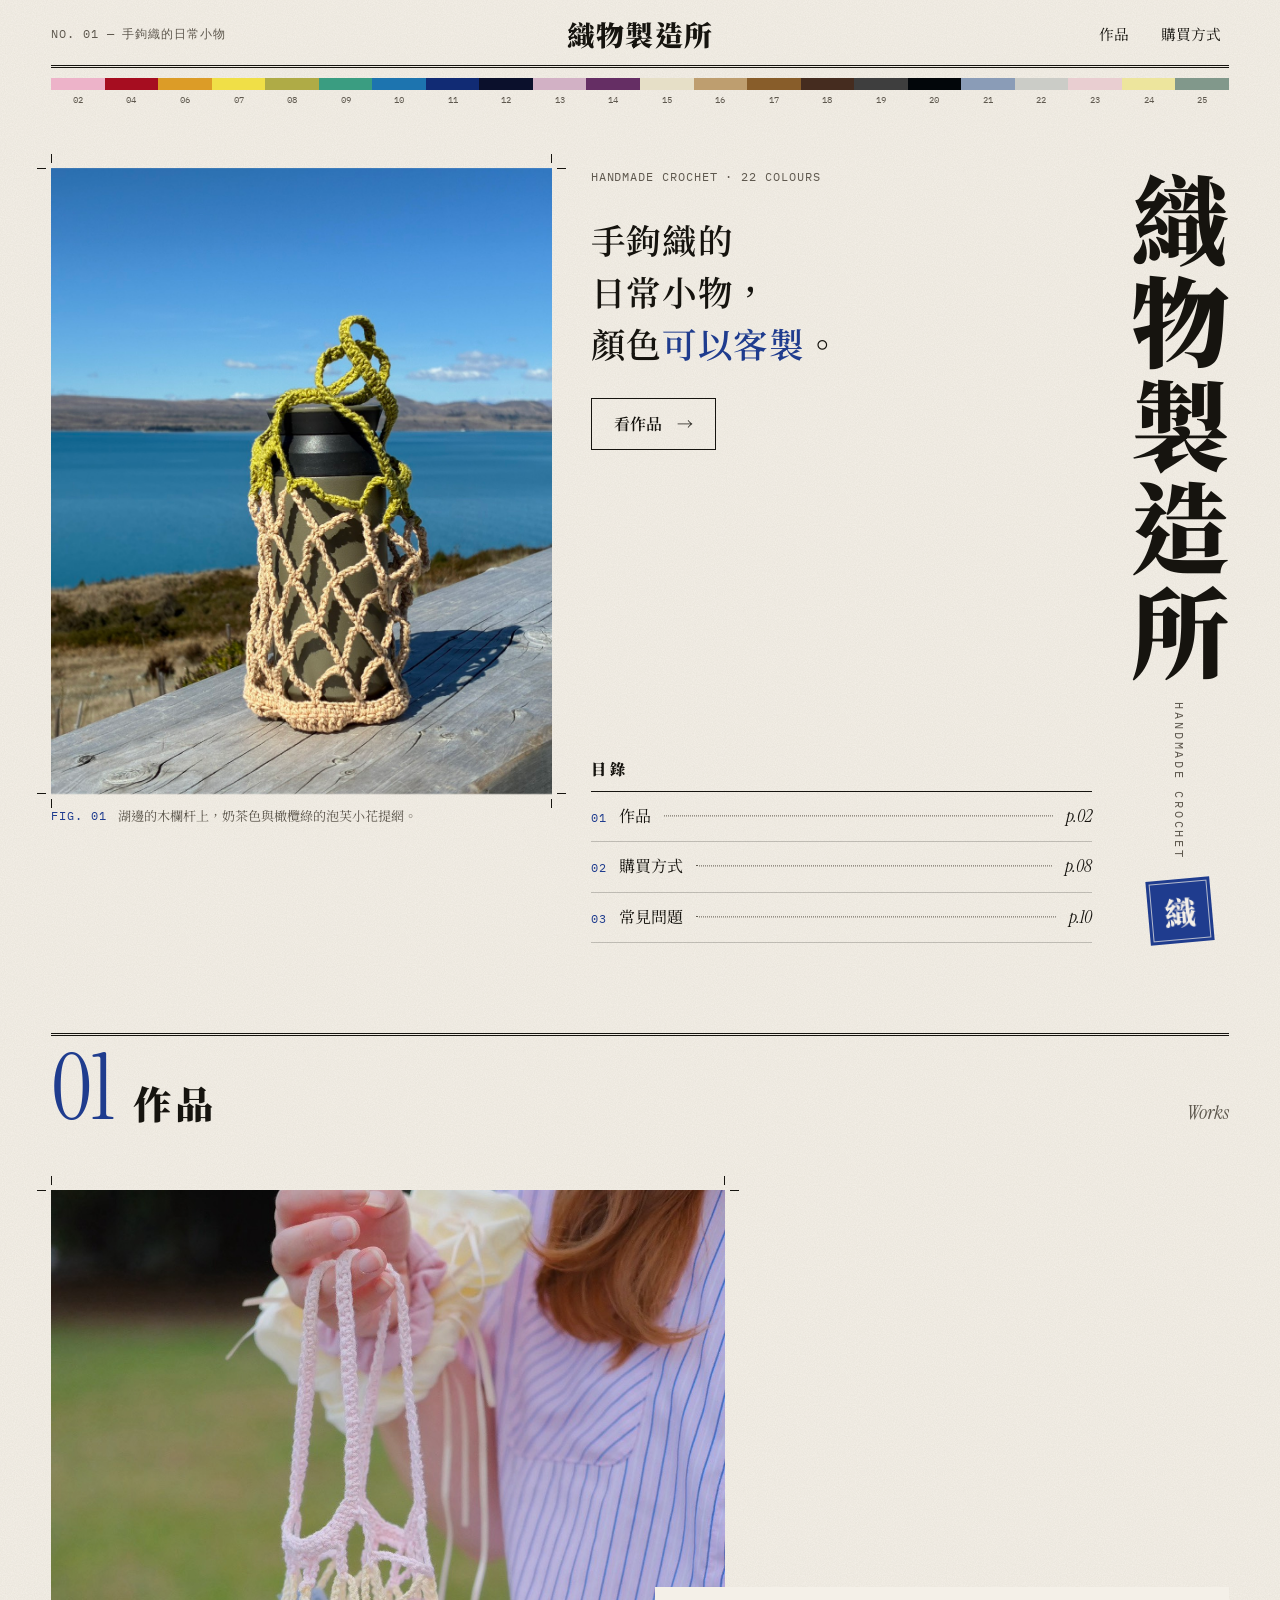
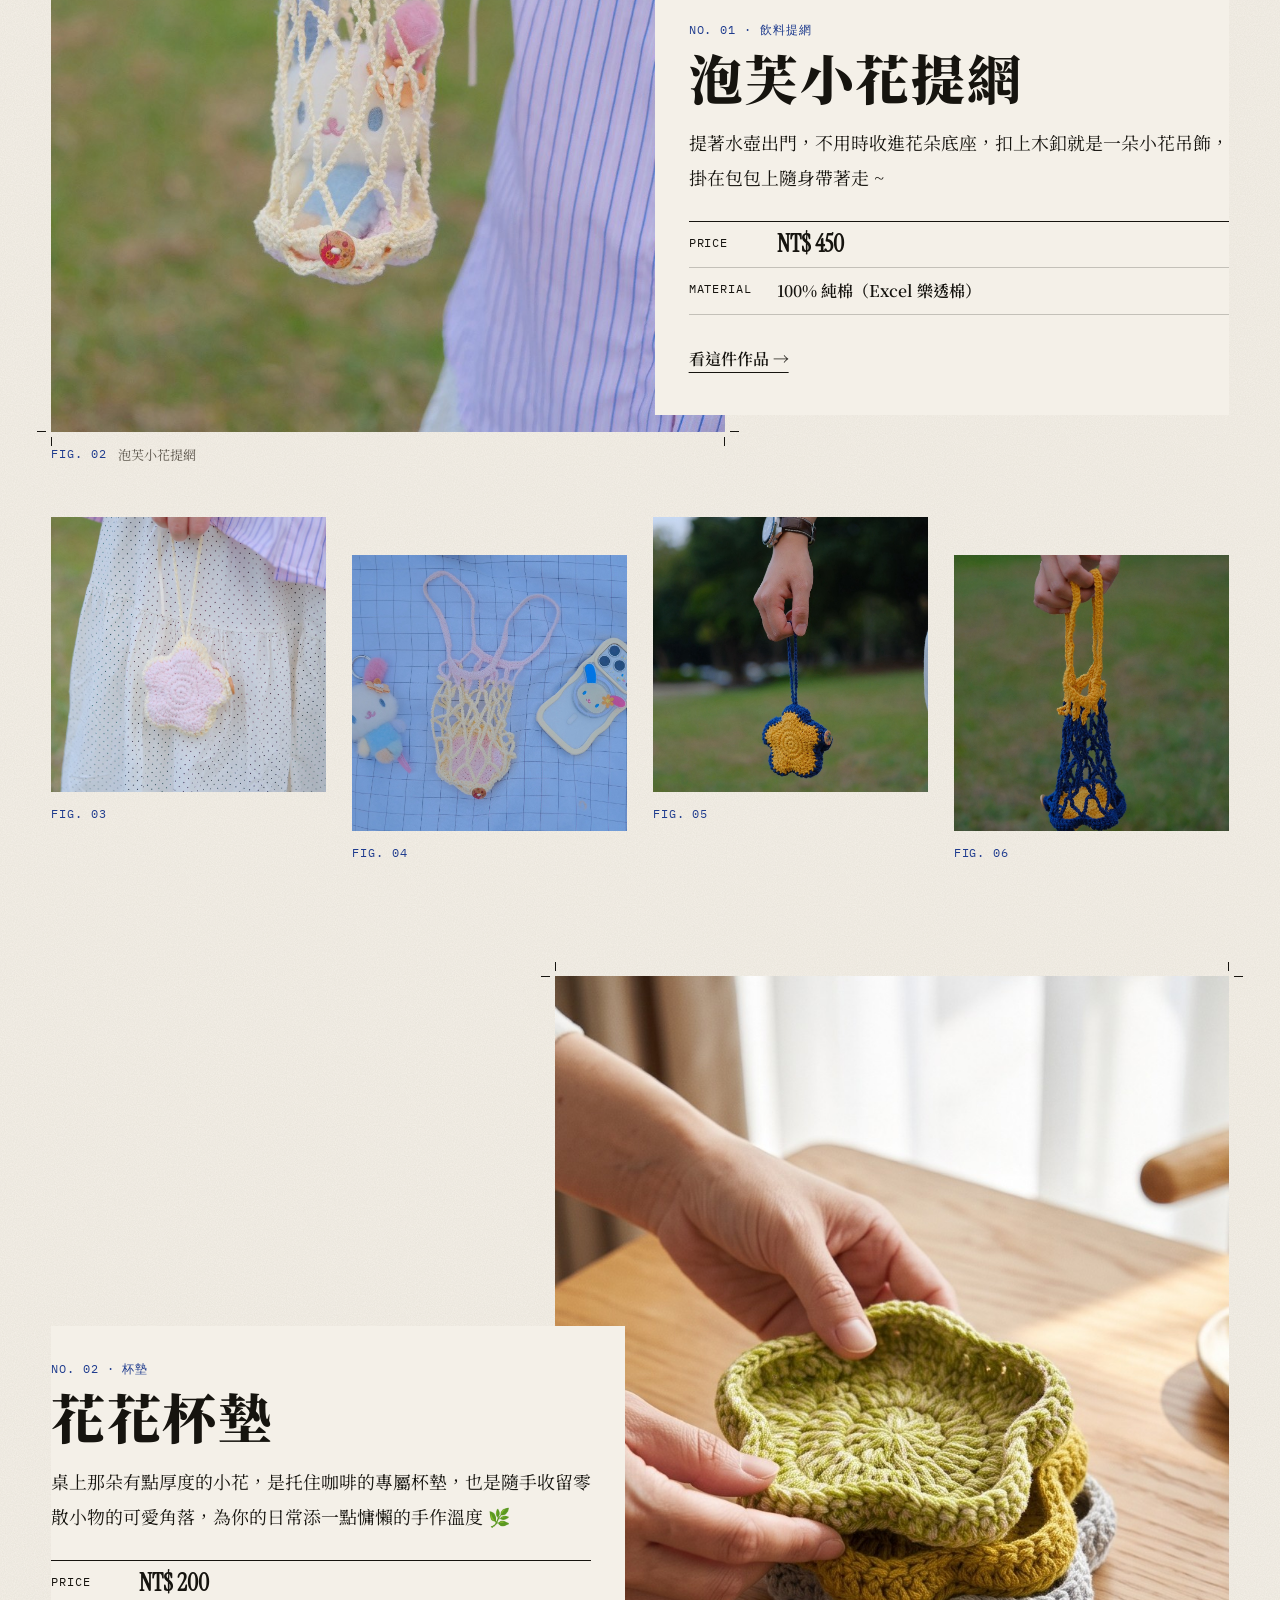
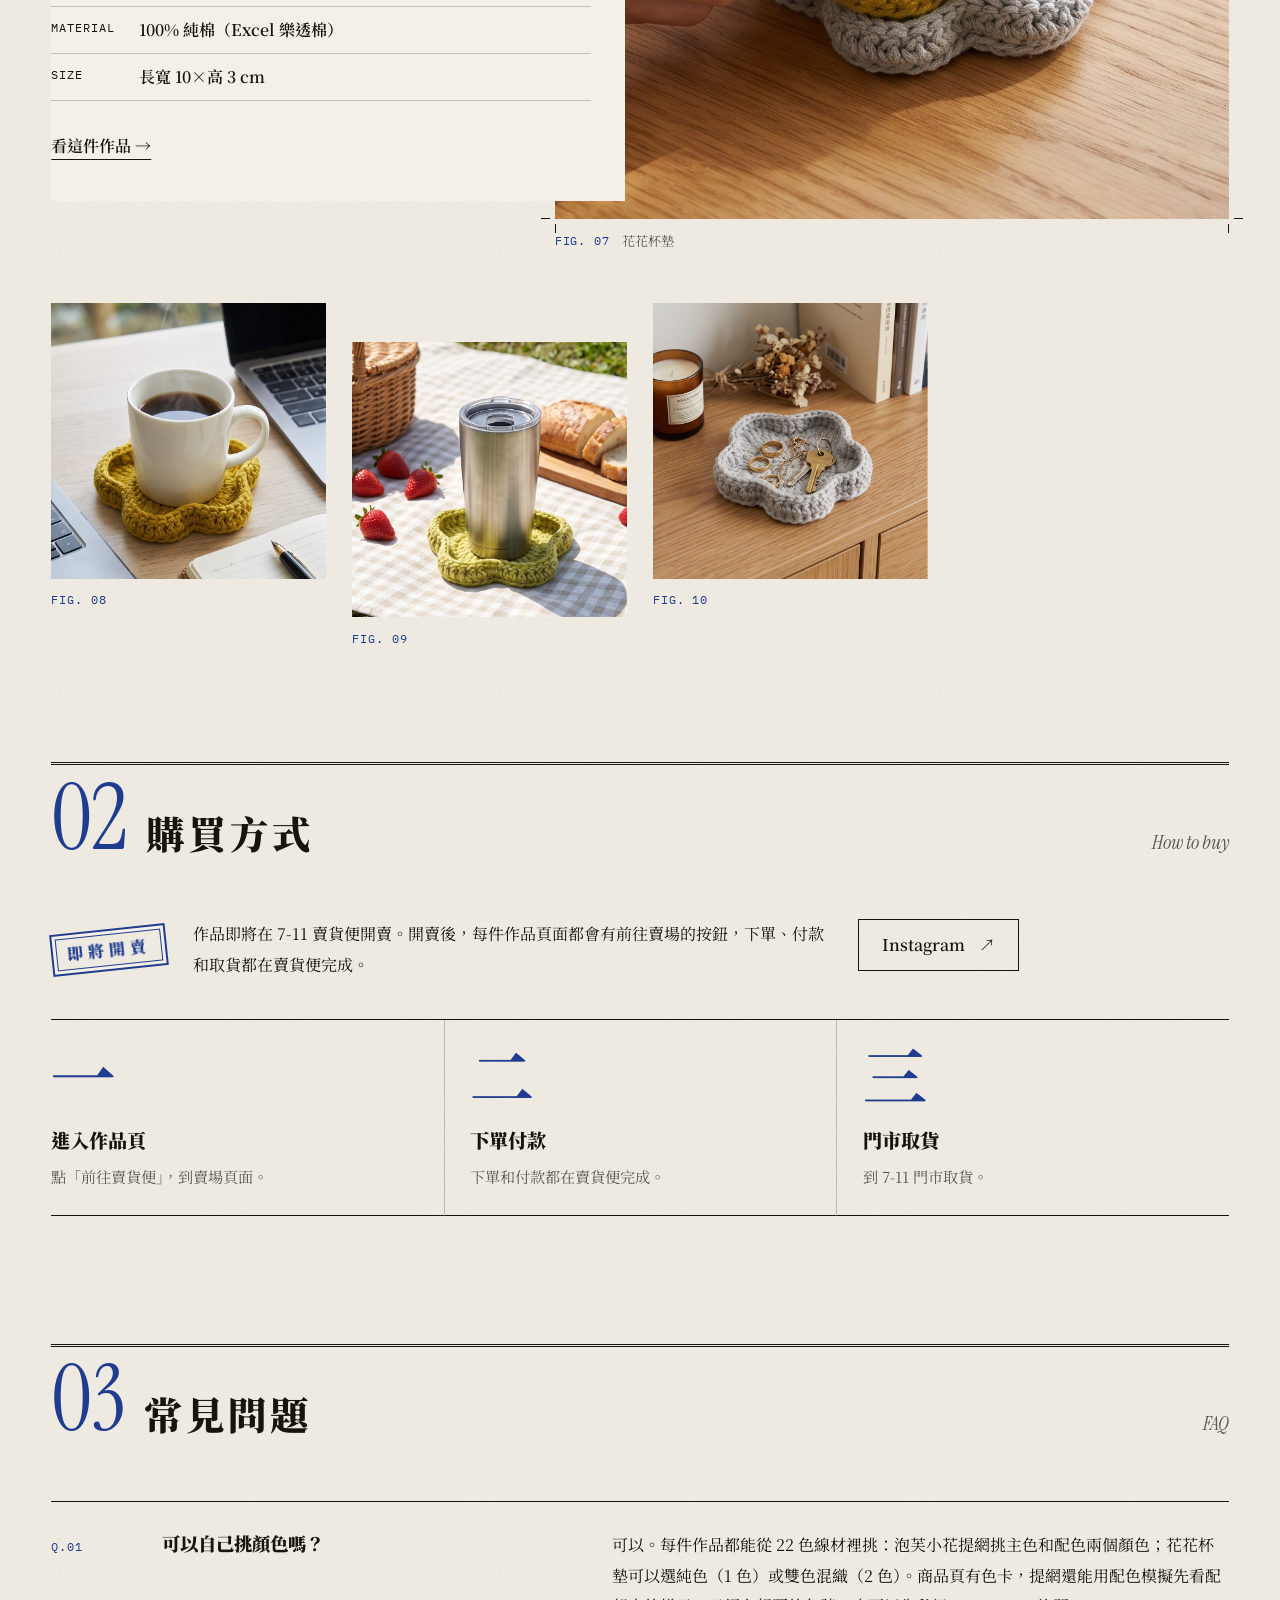
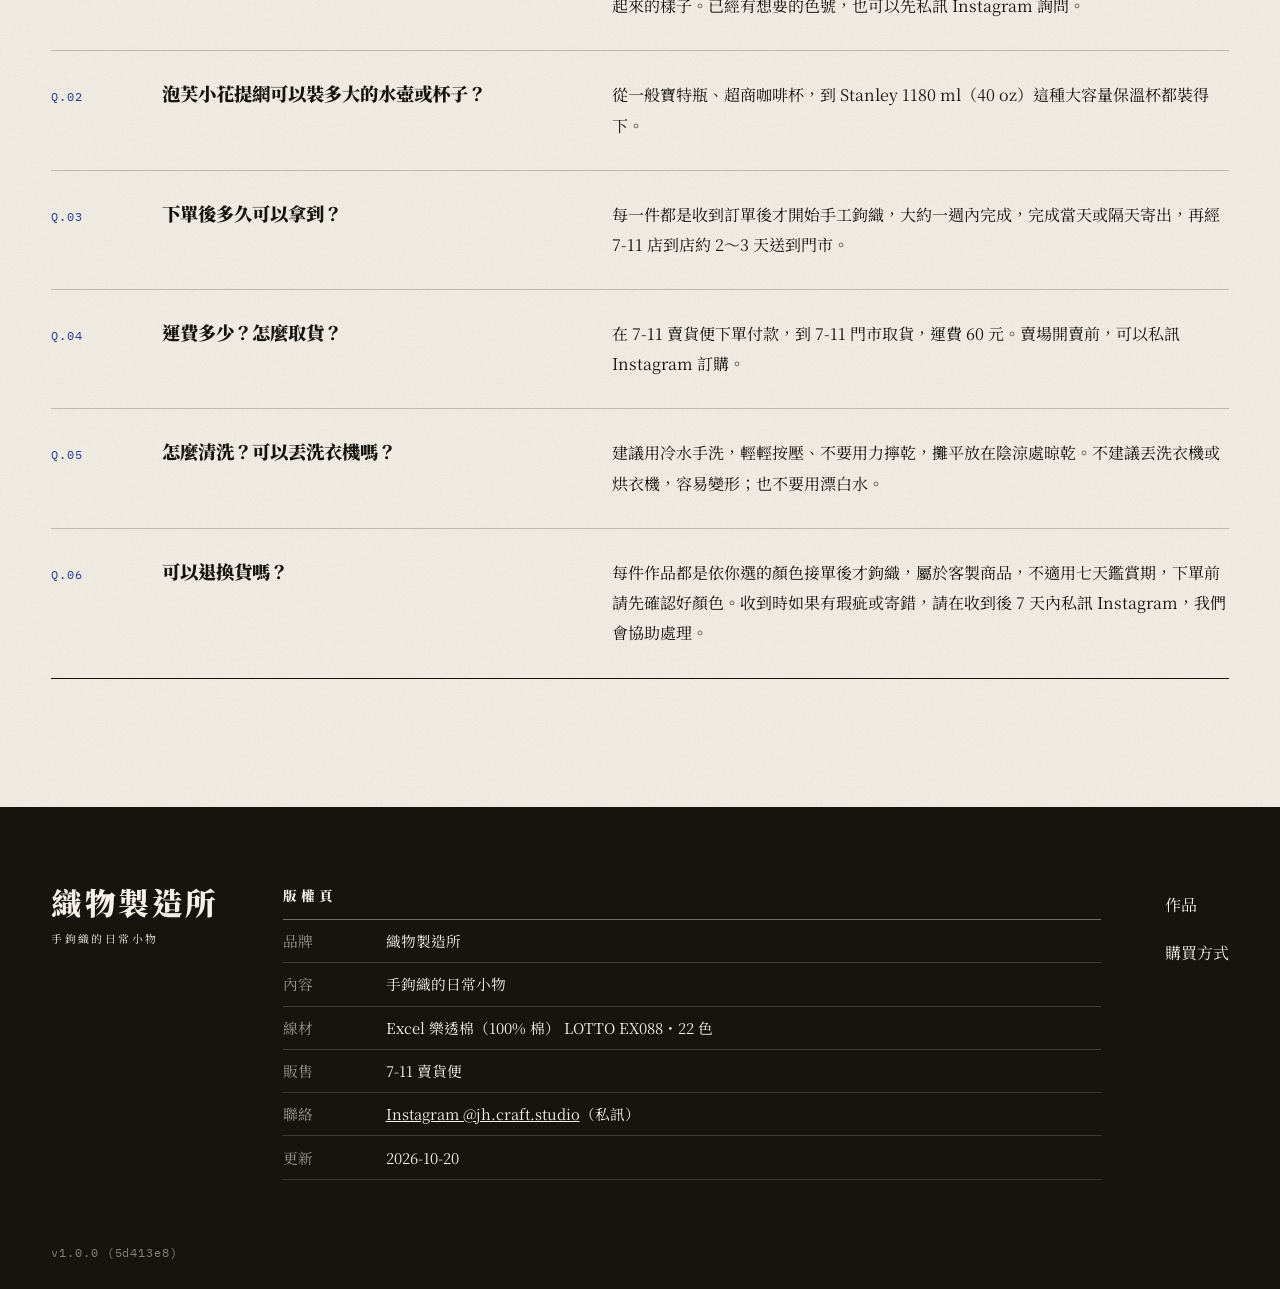
<file: index.html>
<!DOCTYPE html>
<html lang="zh-Hant-TW">
<head>
    <meta charset="utf-8" />
    <meta name="viewport" content="width=device-width, initial-scale=1.0" />
    <title>織物製造所 JH Craft Studio｜顏色可客製的手作編織小物</title>
    <meta name="description" content="從裝水壺的泡芙小花提網到點綴桌面的花花杯墊，以純棉織物的溫度，陪你度過每一天。每件都是接單後才手工鉤織，可以從 22 色線材挑選配色；提網裝得下寶特瓶到 1180 ml 保溫杯，還能先在網頁上模擬配色。大約一週完成，寄到 7-11 門市取貨。" />
    <meta name="author" content="織物製造所" />
    <link rel="canonical" href="https://jhcraftstudio.com/" />
    <meta property="og:site_name" content="織物製造所" />
    <meta property="og:locale" content="zh_TW" />
    <meta property="og:type" content="website" />
    <meta property="og:title" content="織物製造所 JH Craft Studio｜顏色可客製的手作編織小物" />
    <meta property="og:description" content="從裝水壺的泡芙小花提網到點綴桌面的花花杯墊，以純棉織物的溫度，陪你度過每一天。每件都是接單後才手工鉤織，可以從 22 色線材挑選配色；提網裝得下寶特瓶到 1180 ml 保溫杯，還能先在網頁上模擬配色。大約一週完成，寄到 7-11 門市取貨。" />
    <meta property="og:url" content="https://jhcraftstudio.com/" />
    <meta property="og:image" content="https://jhcraftstudio.com/images/hero/puff-flower-lake.jpg" />
    <meta name="twitter:card" content="summary_large_image" />
<script type="application/ld+json">{"@context":"https://schema.org","@graph":[{"@type":["Organization","OnlineStore"],"@id":"https://jhcraftstudio.com/#organization","name":"織物製造所","alternateName":"JH Craft Studio","url":"https://jhcraftstudio.com/","logo":"https://jhcraftstudio.com/images/brand-icon.svg","description":"手鉤織的日常小物，顏色可以客製。","sameAs":["https://www.instagram.com/jh.craft.studio/"],"contactPoint":{"@type":"ContactPoint","contactType":"customer service","url":"https://www.instagram.com/jh.craft.studio/","availableLanguage":"zh-Hant"}},{"@type":"WebSite","@id":"https://jhcraftstudio.com/#website","name":"織物製造所","alternateName":"JH Craft Studio","url":"https://jhcraftstudio.com/","publisher":{"@id":"https://jhcraftstudio.com/#organization"}},{"@type":["WebPage","FAQPage"],"@id":"https://jhcraftstudio.com/#webpage","url":"https://jhcraftstudio.com/","name":"織物製造所","isPartOf":{"@id":"https://jhcraftstudio.com/#website"},"about":{"@id":"https://jhcraftstudio.com/#organization"},"author":{"@id":"https://jhcraftstudio.com/#organization"},"dateModified":"2026-10-20","mainEntity":[{"@type":"Question","name":"可以自己挑顏色嗎？","acceptedAnswer":{"@type":"Answer","text":"可以。每件作品都能從 22 色線材裡挑：泡芙小花提網挑主色和配色兩個顏色；花花杯墊可以選純色（1 色）或雙色混織（2 色）。商品頁有色卡，提網還能用配色模擬先看配起來的樣子。已經有想要的色號，也可以先私訊 Instagram 詢問。"}},{"@type":"Question","name":"泡芙小花提網可以裝多大的水壺或杯子？","acceptedAnswer":{"@type":"Answer","text":"從一般寶特瓶、超商咖啡杯，到 Stanley 1180 ml（40 oz）這種大容量保溫杯都裝得下。"}},{"@type":"Question","name":"下單後多久可以拿到？","acceptedAnswer":{"@type":"Answer","text":"每一件都是收到訂單後才開始手工鉤織，大約一週內完成，完成當天或隔天寄出，再經 7-11 店到店約 2～3 天送到門市。"}},{"@type":"Question","name":"運費多少？怎麼取貨？","acceptedAnswer":{"@type":"Answer","text":"在 7-11 賣貨便下單付款，到 7-11 門市取貨，運費 60 元。賣場開賣前，可以私訊 Instagram 訂購。"}},{"@type":"Question","name":"怎麼清洗？可以丟洗衣機嗎？","acceptedAnswer":{"@type":"Answer","text":"建議用冷水手洗，輕輕按壓、不要用力擰乾，攤平放在陰涼處晾乾。不建議丟洗衣機或烘衣機，容易變形；也不要用漂白水。"}},{"@type":"Question","name":"可以退換貨嗎？","acceptedAnswer":{"@type":"Answer","text":"每件作品都是依你選的顏色接單後才鉤織，屬於客製商品，不適用七天鑑賞期，下單前請先確認好顏色。收到時如果有瑕疵或寄錯，請在收到後 7 天內私訊 Instagram，我們會協助處理。"}}]}]}</script>    <link rel="icon" type="image/svg+xml" href="/images/brand-icon.pgxas0doo6.svg" />
    <link rel="preconnect" href="https://fonts.googleapis.com" />
    <link rel="preconnect" href="https://fonts.gstatic.com" crossorigin />
    <link href="https://fonts.googleapis.com/css2?family=Noto+Serif+TC:wght@400;600;900&family=Instrument+Serif:ital@0;1&family=IBM+Plex+Mono:wght@400;500&display=swap" rel="stylesheet" />
    <link rel="stylesheet" href="/css/site.coa2tyrrkc.css" />
    <link rel="stylesheet" href="/JenJenKnits.jk05unggzj.styles.css" />
</head>
<body class="is-home">
    <a b-9eztl2mxxs class="skip-link" href="#main">跳到主要內容</a>
    <header b-9eztl2mxxs class="masthead">
        <div b-9eztl2mxxs class="wrap">
            <div b-9eztl2mxxs class="masthead-top">
                <span b-9eztl2mxxs class="mono masthead-issue">No. 01 — 手鉤織的日常小物</span>
                <a class="masthead-logo" aria-label="織物製造所首頁" href="/">織物製造所</a>
                <nav b-9eztl2mxxs class="masthead-nav" aria-label="主選單">
                    <a href="/products">作品</a>
                    <a href="/#buy">購買方式</a>
                </nav>
            </div>
            <ol b-9eztl2mxxs class="colorbar" aria-hidden="true">
                    <li b-9eztl2mxxs style="--c: #edb3c9; --i: 0">02</li>
                    <li b-9eztl2mxxs style="--c: #a60d20; --i: 1">04</li>
                    <li b-9eztl2mxxs style="--c: #dc9c27; --i: 2">06</li>
                    <li b-9eztl2mxxs style="--c: #f0df47; --i: 3">07</li>
                    <li b-9eztl2mxxs style="--c: #afab46; --i: 4">08</li>
                    <li b-9eztl2mxxs style="--c: #3a9d81; --i: 5">09</li>
                    <li b-9eztl2mxxs style="--c: #1d74af; --i: 6">10</li>
                    <li b-9eztl2mxxs style="--c: #112b74; --i: 7">11</li>
                    <li b-9eztl2mxxs style="--c: #0b102c; --i: 8">12</li>
                    <li b-9eztl2mxxs style="--c: #d2b1c5; --i: 9">13</li>
                    <li b-9eztl2mxxs style="--c: #652e64; --i: 10">14</li>
                    <li b-9eztl2mxxs style="--c: #e6dfc7; --i: 11">15</li>
                    <li b-9eztl2mxxs style="--c: #be9e6f; --i: 12">16</li>
                    <li b-9eztl2mxxs style="--c: #885d2a; --i: 13">17</li>
                    <li b-9eztl2mxxs style="--c: #452c1f; --i: 14">18</li>
                    <li b-9eztl2mxxs style="--c: #3e3e3e; --i: 15">19</li>
                    <li b-9eztl2mxxs style="--c: #02060a; --i: 16">20</li>
                    <li b-9eztl2mxxs style="--c: #8a9cb7; --i: 17">21</li>
                    <li b-9eztl2mxxs style="--c: #cbccc7; --i: 18">22</li>
                    <li b-9eztl2mxxs style="--c: #e9ced1; --i: 19">23</li>
                    <li b-9eztl2mxxs style="--c: #ede59d; --i: 20">24</li>
                    <li b-9eztl2mxxs style="--c: #81988b; --i: 21">25</li>
            </ol>
        </div>
    </header>

    <main b-9eztl2mxxs id="main">
        
<section class="wrap hero" aria-labelledby="hero-title">
    <figure class="hero-fig">
        <span class="frame">
            <img src="/images/hero/puff-flower-lake.xmy28pkx7d.jpg" width="1108" height="1477" fetchpriority="high" alt="湖邊的木欄杆上，套著奶茶色與橄欖綠泡芙小花提網的水壺" />
        </span>
        <figcaption><span class="mono fig">Fig. 01</span>湖邊的木欄杆上，奶茶色與橄欖綠的泡芙小花提網。</figcaption>
    </figure>

    <div class="hero-copy">
        <p class="mono">Handmade Crochet · 22 Colours</p>
        <p class="lead">手鉤織的<br />日常小物，<br />顏色<em>可以客製</em>。</p>
        <a class="cta" href="#works">看作品 <span aria-hidden="true">→</span></a>
        <nav class="toc" aria-label="目錄">
            <h2>目錄</h2>
            <ol>
                <li><a href="#works"><span class="mono toc-no">01</span><span class="toc-title">作品</span><span class="toc-dots"></span><span class="toc-page">p.02</span></a></li>
                <li><a href="#buy"><span class="mono toc-no">02</span><span class="toc-title">購買方式</span><span class="toc-dots"></span><span class="toc-page">p.08</span></a></li>
                    <li><a href="#faq"><span class="mono toc-no">03</span><span class="toc-title">常見問題</span><span class="toc-dots"></span><span class="toc-page">p.10</span></a></li>
            </ol>
        </nav>
    </div>

    <div class="hero-title">
        <h1 class="vtitle" id="hero-title"><span style="--i: 0">織</span><span style="--i: 1">物</span><span style="--i: 2">製</span><span style="--i: 3">造</span><span style="--i: 4">所</span></h1>
        <span class="mono vsub" aria-hidden="true">Handmade Crochet</span>
        <span class="seal" aria-hidden="true">織</span>
    </div>
</section>

<section id="works" aria-labelledby="works-title">
    <div class="wrap">
        <div class="sec-head">
            <span class="sec-no">01</span>
            <h2 id="works-title">作品</h2>
            <span class="sec-en">Works</span>
        </div>

            <article class="spread" aria-labelledby="work-puff-flower-net">
                <figure class="spread-main">
                    <a class="frame" tabindex="-1" aria-hidden="true" href="/products/puff-flower-net">
                        <img src="/products/puff-flower-net/cover.jpg" alt="泡芙小花提網" loading="eager"
                             style="view-transition-name: product-puff-flower-net" />
                    </a>
                    <figcaption><span class="mono fig">Fig. 02</span>泡芙小花提網</figcaption>
                </figure>

                <div class="spread-text">
                    <p class="mono">No. 01 · 飲料提網</p>
                    <h3 id="work-puff-flower-net"><a href="/products/puff-flower-net">泡芙小花提網</a></h3>
                        <p class="dek">提著水壺出門，不用時收進花朵底座，扣上木釦就是一朵小花吊飾，掛在包包上隨身帶著走 ~</p>
                        <dl class="spec">
                                <div><dt class="mono">Price</dt><dd class="price">NT$ 450</dd></div>
                                <div><dt class="mono">Material</dt><dd>100% 純棉（Excel 樂透棉）</dd></div>
                        </dl>
                    <a class="more" href="/products/puff-flower-net">看這件作品 →</a>
                </div>

                    <div class="strip">
                            <figure>
                                <img src="/products/puff-flower-net/01.jpg" alt="泡芙小花提網 照片 2" loading="lazy" />
                                <figcaption><span class="mono fig">Fig. 03</span></figcaption>
                            </figure>
                            <figure>
                                <img src="/products/puff-flower-net/02.jpg" alt="泡芙小花提網 照片 3" loading="lazy" />
                                <figcaption><span class="mono fig">Fig. 04</span></figcaption>
                            </figure>
                            <figure>
                                <img src="/products/puff-flower-net/03.jpg" alt="泡芙小花提網 照片 4" loading="lazy" />
                                <figcaption><span class="mono fig">Fig. 05</span></figcaption>
                            </figure>
                            <figure>
                                <img src="/products/puff-flower-net/04.jpg" alt="泡芙小花提網 照片 5" loading="lazy" />
                                <figcaption><span class="mono fig">Fig. 06</span></figcaption>
                            </figure>
                    </div>
            </article>
            <article class="spread spread--rev" aria-labelledby="work-floral-coaster">
                <figure class="spread-main">
                    <a class="frame" tabindex="-1" aria-hidden="true" href="/products/floral-coaster">
                        <img src="/products/floral-coaster/cover.jpg" alt="花花杯墊" loading="lazy"
                             style="view-transition-name: product-floral-coaster" />
                    </a>
                    <figcaption><span class="mono fig">Fig. 07</span>花花杯墊</figcaption>
                </figure>

                <div class="spread-text">
                    <p class="mono">No. 02 · 杯墊</p>
                    <h3 id="work-floral-coaster"><a href="/products/floral-coaster">花花杯墊</a></h3>
                        <p class="dek">桌上那朵有點厚度的小花，是托住咖啡的專屬杯墊，也是隨手收留零散小物的可愛角落，為你的日常添一點慵懶的手作溫度 &#x1F33F;</p>
                        <dl class="spec">
                                <div><dt class="mono">Price</dt><dd class="price">NT$ 200</dd></div>
                                <div><dt class="mono">Material</dt><dd>100% 純棉（Excel 樂透棉）</dd></div>
                                <div><dt class="mono">Size</dt><dd>長寬 10×高 3 cm</dd></div>
                        </dl>
                    <a class="more" href="/products/floral-coaster">看這件作品 →</a>
                </div>

                    <div class="strip">
                            <figure>
                                <img src="/products/floral-coaster/01.jpg" alt="花花杯墊 照片 2" loading="lazy" />
                                <figcaption><span class="mono fig">Fig. 08</span></figcaption>
                            </figure>
                            <figure>
                                <img src="/products/floral-coaster/02.jpg" alt="花花杯墊 照片 3" loading="lazy" />
                                <figcaption><span class="mono fig">Fig. 09</span></figcaption>
                            </figure>
                            <figure>
                                <img src="/products/floral-coaster/03.jpg" alt="花花杯墊 照片 4" loading="lazy" />
                                <figcaption><span class="mono fig">Fig. 10</span></figcaption>
                            </figure>
                    </div>
            </article>
    </div>
</section>

<section class="wrap chapter" id="buy" aria-labelledby="buy-title">
    <div class="sec-head">
        <span class="sec-no">02</span>
        <h2 id="buy-title">購買方式</h2>
        <span class="sec-en">How to buy</span>
    </div>

    <div class="buy-intro">
            <span class="stamp">即將開賣</span>
            <p>作品即將在 7-11 賣貨便開賣。開賣後，每件作品頁面都會有前往賣場的按鈕，下單、付款和取貨都在賣貨便完成。</p>
            <a class="cta" href="https://www.instagram.com/jh.craft.studio/" target="_blank" rel="noopener noreferrer">Instagram <span aria-hidden="true">↗</span></a>
    </div>

    <ol class="steps">
        <li><b>一</b><h3>進入作品頁</h3><p>點「前往賣貨便」，到賣場頁面。</p></li>
        <li><b>二</b><h3>下單付款</h3><p>下單和付款都在賣貨便完成。</p></li>
        <li><b>三</b><h3>門市取貨</h3><p>到 7-11 門市取貨。</p></li>
    </ol>
</section>

    <section class="wrap chapter" id="faq" aria-labelledby="faq-title">
        <div class="sec-head">
            <span class="sec-no">03</span>
            <h2 id="faq-title">常見問題</h2>
            <span class="sec-en">FAQ</span>
        </div>

        <ol class="faq">
                <li>
                    <span class="mono faq-no">Q.01</span>
                    <h3>可以自己挑顏色嗎？</h3>
                    <p>可以。每件作品都能從 22 色線材裡挑：泡芙小花提網挑主色和配色兩個顏色；花花杯墊可以選純色（1 色）或雙色混織（2 色）。商品頁有色卡，提網還能用配色模擬先看配起來的樣子。已經有想要的色號，也可以先私訊 Instagram 詢問。</p>
                </li>
                <li>
                    <span class="mono faq-no">Q.02</span>
                    <h3>泡芙小花提網可以裝多大的水壺或杯子？</h3>
                    <p>從一般寶特瓶、超商咖啡杯，到 Stanley 1180 ml（40 oz）這種大容量保溫杯都裝得下。</p>
                </li>
                <li>
                    <span class="mono faq-no">Q.03</span>
                    <h3>下單後多久可以拿到？</h3>
                    <p>每一件都是收到訂單後才開始手工鉤織，大約一週內完成，完成當天或隔天寄出，再經 7-11 店到店約 2～3 天送到門市。</p>
                </li>
                <li>
                    <span class="mono faq-no">Q.04</span>
                    <h3>運費多少？怎麼取貨？</h3>
                    <p>在 7-11 賣貨便下單付款，到 7-11 門市取貨，運費 60 元。賣場開賣前，可以私訊 Instagram 訂購。</p>
                </li>
                <li>
                    <span class="mono faq-no">Q.05</span>
                    <h3>怎麼清洗？可以丟洗衣機嗎？</h3>
                    <p>建議用冷水手洗，輕輕按壓、不要用力擰乾，攤平放在陰涼處晾乾。不建議丟洗衣機或烘衣機，容易變形；也不要用漂白水。</p>
                </li>
                <li>
                    <span class="mono faq-no">Q.06</span>
                    <h3>可以退換貨嗎？</h3>
                    <p>每件作品都是依你選的顏色接單後才鉤織，屬於客製商品，不適用七天鑑賞期，下單前請先確認好顏色。收到時如果有瑕疵或寄錯，請在收到後 7 天內私訊 Instagram，我們會協助處理。</p>
                </li>
        </ol>
    </section>

    </main>

    <footer b-9eztl2mxxs class="colophon">
        <div b-9eztl2mxxs class="wrap">
            <div b-9eztl2mxxs class="colophon-grid">
                <a class="colophon-logo" aria-label="織物製造所首頁" href="/">織物製造所<span b-9eztl2mxxs aria-hidden="true">手鉤織的日常小物</span></a>
                <div b-9eztl2mxxs>
                    <h2 b-9eztl2mxxs>版權頁</h2>
                    <dl b-9eztl2mxxs>
                        <div b-9eztl2mxxs><dt b-9eztl2mxxs>品牌</dt><dd b-9eztl2mxxs>織物製造所</dd></div>
                        <div b-9eztl2mxxs><dt b-9eztl2mxxs>內容</dt><dd b-9eztl2mxxs>手鉤織的日常小物</dd></div>
                        <div b-9eztl2mxxs><dt b-9eztl2mxxs>線材</dt><dd b-9eztl2mxxs><span b-9eztl2mxxs class="keep">Excel 樂透棉（100% 棉）</span> <span b-9eztl2mxxs class="keep">LOTTO EX088・22 色</span></dd></div>
                        <div b-9eztl2mxxs><dt b-9eztl2mxxs>販售</dt><dd b-9eztl2mxxs>7-11 賣貨便</dd></div>
                            <div b-9eztl2mxxs><dt b-9eztl2mxxs>聯絡</dt><dd b-9eztl2mxxs><a b-9eztl2mxxs href="https://www.instagram.com/jh.craft.studio/" target="_blank" rel="noopener noreferrer">Instagram @jh.craft.studio</a>（私訊）</dd></div>
                            <div b-9eztl2mxxs><dt b-9eztl2mxxs>更新</dt><dd b-9eztl2mxxs><time b-9eztl2mxxs datetime="2026-10-20">2026-10-20</time></dd></div>
                    </dl>
                </div>
                <nav b-9eztl2mxxs class="colophon-nav" aria-label="頁尾選單">
                    <a href="/products">作品</a>
                    <a href="/#buy">購買方式</a>
                </nav>
            </div>
            <p b-9eztl2mxxs class="mono version">v1.0.0 (5d413e8)</p>
        </div>
    </footer>

    <script src="/js/site.shkjs99pt4.js"></script>
    
</body>
</html>
</file>
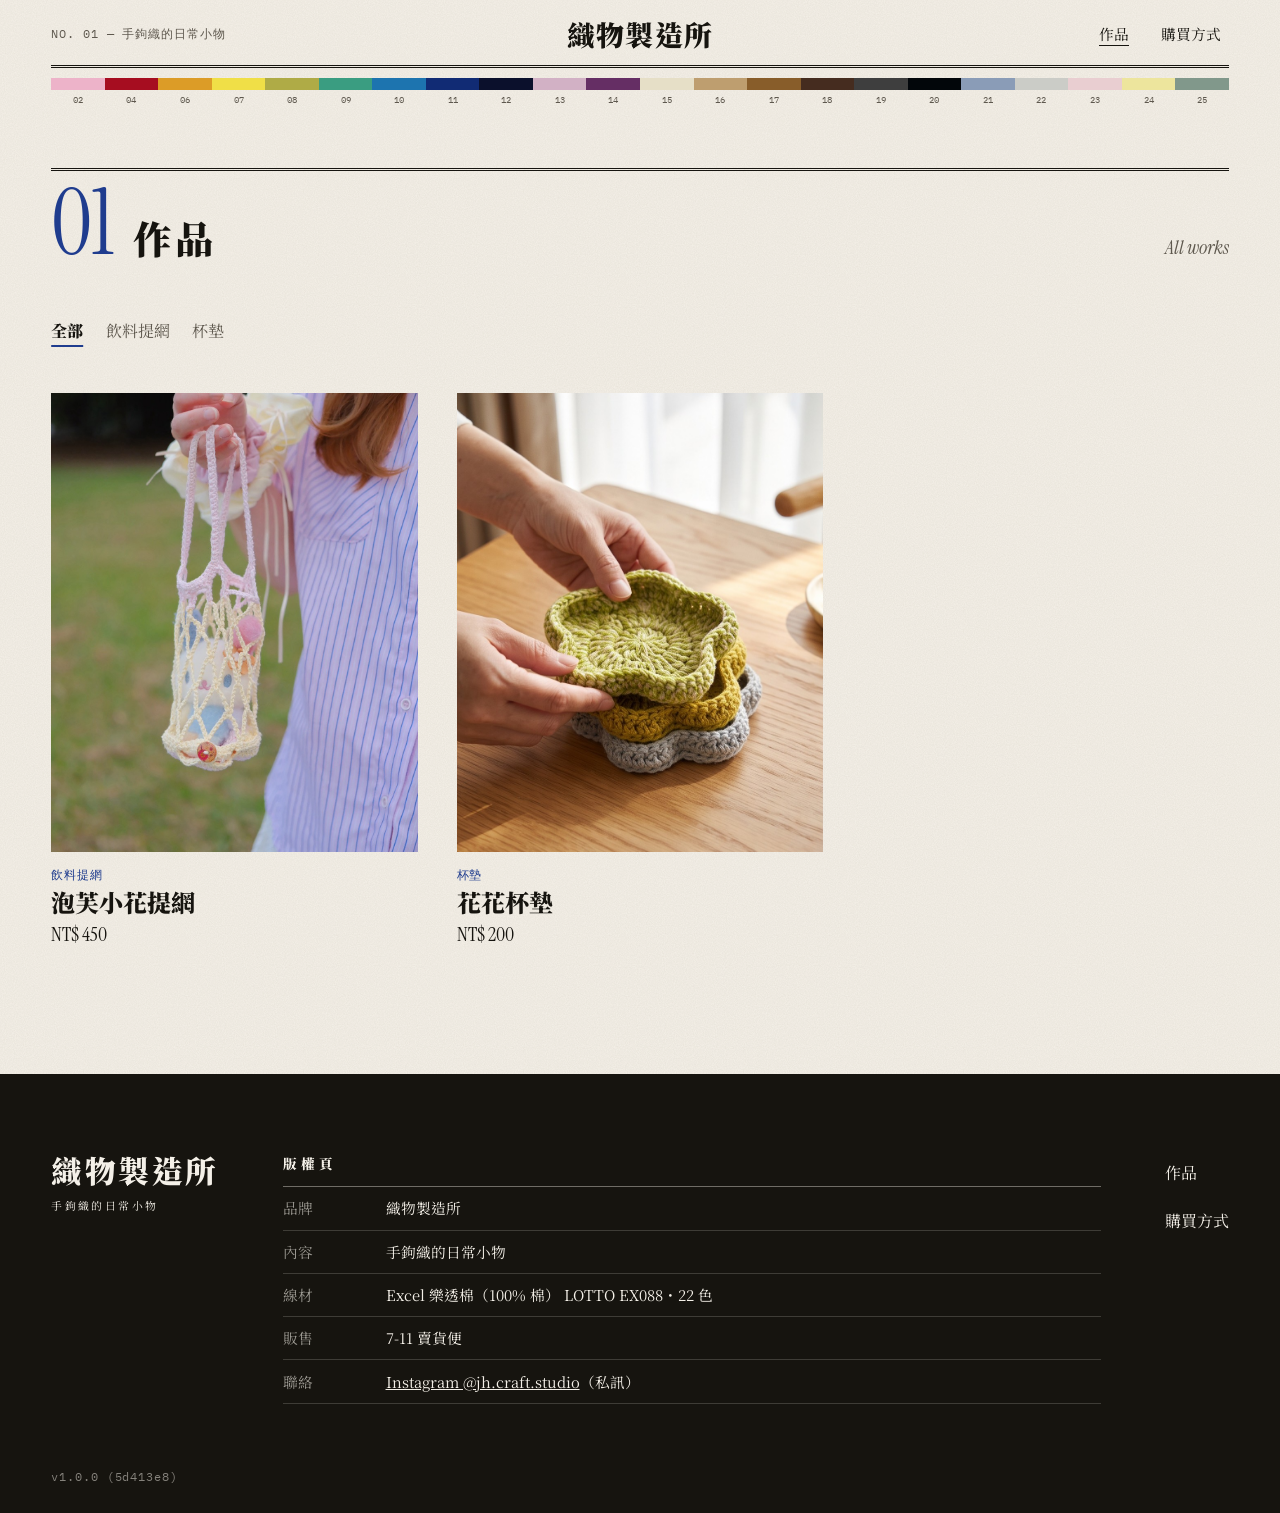
<file: products/index.html>
<!DOCTYPE html>
<html lang="zh-Hant-TW">
<head>
    <meta charset="utf-8" />
    <meta name="viewport" content="width=device-width, initial-scale=1.0" />
    <title>作品：手鉤織飲料提網、杯墊｜織物製造所</title>
    <meta name="description" content="織物製造所的全部作品：手鉤織的飲料提網、杯墊等日常小物，每件都可以從 22 色線材挑選顏色。" />
    <meta name="author" content="織物製造所" />
    <link rel="canonical" href="https://jhcraftstudio.com/products/" />
    <meta property="og:site_name" content="織物製造所" />
    <meta property="og:locale" content="zh_TW" />
    <meta property="og:type" content="website" />
    <meta property="og:title" content="作品：手鉤織飲料提網、杯墊｜織物製造所" />
    <meta property="og:description" content="織物製造所的全部作品：手鉤織的飲料提網、杯墊等日常小物，每件都可以從 22 色線材挑選顏色。" />
    <meta property="og:url" content="https://jhcraftstudio.com/products/" />
    <meta property="og:image" content="https://jhcraftstudio.com/images/hero/puff-flower-lake.jpg" />
    <meta name="twitter:card" content="summary_large_image" />
    <link rel="icon" type="image/svg+xml" href="/images/brand-icon.pgxas0doo6.svg" />
    <link rel="preconnect" href="https://fonts.googleapis.com" />
    <link rel="preconnect" href="https://fonts.gstatic.com" crossorigin />
    <link href="https://fonts.googleapis.com/css2?family=Noto+Serif+TC:wght@400;600;900&family=Instrument+Serif:ital@0;1&family=IBM+Plex+Mono:wght@400;500&display=swap" rel="stylesheet" />
    <link rel="stylesheet" href="/css/site.coa2tyrrkc.css" />
    <link rel="stylesheet" href="/JenJenKnits.jk05unggzj.styles.css" />
</head>
<body>
    <a b-9eztl2mxxs class="skip-link" href="#main">跳到主要內容</a>
    <header b-9eztl2mxxs class="masthead">
        <div b-9eztl2mxxs class="wrap">
            <div b-9eztl2mxxs class="masthead-top">
                <span b-9eztl2mxxs class="mono masthead-issue">No. 01 — 手鉤織的日常小物</span>
                <a class="masthead-logo" aria-label="織物製造所首頁" href="/">織物製造所</a>
                <nav b-9eztl2mxxs class="masthead-nav" aria-label="主選單">
                    <a aria-current="page" href="/products">作品</a>
                    <a href="/#buy">購買方式</a>
                </nav>
            </div>
            <ol b-9eztl2mxxs class="colorbar" aria-hidden="true">
                    <li b-9eztl2mxxs style="--c: #edb3c9; --i: 0">02</li>
                    <li b-9eztl2mxxs style="--c: #a60d20; --i: 1">04</li>
                    <li b-9eztl2mxxs style="--c: #dc9c27; --i: 2">06</li>
                    <li b-9eztl2mxxs style="--c: #f0df47; --i: 3">07</li>
                    <li b-9eztl2mxxs style="--c: #afab46; --i: 4">08</li>
                    <li b-9eztl2mxxs style="--c: #3a9d81; --i: 5">09</li>
                    <li b-9eztl2mxxs style="--c: #1d74af; --i: 6">10</li>
                    <li b-9eztl2mxxs style="--c: #112b74; --i: 7">11</li>
                    <li b-9eztl2mxxs style="--c: #0b102c; --i: 8">12</li>
                    <li b-9eztl2mxxs style="--c: #d2b1c5; --i: 9">13</li>
                    <li b-9eztl2mxxs style="--c: #652e64; --i: 10">14</li>
                    <li b-9eztl2mxxs style="--c: #e6dfc7; --i: 11">15</li>
                    <li b-9eztl2mxxs style="--c: #be9e6f; --i: 12">16</li>
                    <li b-9eztl2mxxs style="--c: #885d2a; --i: 13">17</li>
                    <li b-9eztl2mxxs style="--c: #452c1f; --i: 14">18</li>
                    <li b-9eztl2mxxs style="--c: #3e3e3e; --i: 15">19</li>
                    <li b-9eztl2mxxs style="--c: #02060a; --i: 16">20</li>
                    <li b-9eztl2mxxs style="--c: #8a9cb7; --i: 17">21</li>
                    <li b-9eztl2mxxs style="--c: #cbccc7; --i: 18">22</li>
                    <li b-9eztl2mxxs style="--c: #e9ced1; --i: 19">23</li>
                    <li b-9eztl2mxxs style="--c: #ede59d; --i: 20">24</li>
                    <li b-9eztl2mxxs style="--c: #81988b; --i: 21">25</li>
            </ol>
        </div>
    </header>

    <main b-9eztl2mxxs id="main">
        
<section class="wrap page" aria-labelledby="page-title">
    <div class="sec-head">
        <span class="sec-no">01</span>
        <h1 id="page-title">作品</h1>
        <span class="sec-en">All works</span>
    </div>

        <nav class="filters" aria-label="依分類篩選">
            <a aria-current="page" href="/products">全部</a>
                <a href="/products/category/%E9%A3%B2%E6%96%99%E6%8F%90%E7%B6%B2/">飲料提網</a>
                <a href="/products/category/%E6%9D%AF%E5%A2%8A/">杯墊</a>
        </nav>

        <div class="catalog">
                
<a class="product-card" href="/products/puff-flower-net">
    <span class="product-card-media">
        <img src="/products/puff-flower-net/cover.jpg" alt="提著水壺出門，不用時收進花朵底座，扣上木釦就是一朵小花吊飾，掛在包包上隨身帶著走 ~" loading="lazy"
             style="view-transition-name: product-puff-flower-net" />
            <img class="product-card-hover" src="/products/puff-flower-net/01.jpg" alt="" loading="lazy" />
    </span>
        <span class="mono product-card-meta">飲料提網</span>
    <span class="product-card-name">泡芙小花提網</span>
        <span class="price">NT$ 450</span>
</a>

                
<a class="product-card" href="/products/floral-coaster">
    <span class="product-card-media">
        <img src="/products/floral-coaster/cover.jpg" alt="桌上那朵有點厚度的小花，是托住咖啡的專屬杯墊，也是隨手收留零散小物的可愛角落，為你的日常添一點慵懶的手作溫度 &#x1F33F;" loading="lazy"
             style="view-transition-name: product-floral-coaster" />
            <img class="product-card-hover" src="/products/floral-coaster/01.jpg" alt="" loading="lazy" />
    </span>
        <span class="mono product-card-meta">杯墊</span>
    <span class="product-card-name">花花杯墊</span>
        <span class="price">NT$ 200</span>
</a>

        </div>
</section>

    </main>

    <footer b-9eztl2mxxs class="colophon">
        <div b-9eztl2mxxs class="wrap">
            <div b-9eztl2mxxs class="colophon-grid">
                <a class="colophon-logo" aria-label="織物製造所首頁" href="/">織物製造所<span b-9eztl2mxxs aria-hidden="true">手鉤織的日常小物</span></a>
                <div b-9eztl2mxxs>
                    <h2 b-9eztl2mxxs>版權頁</h2>
                    <dl b-9eztl2mxxs>
                        <div b-9eztl2mxxs><dt b-9eztl2mxxs>品牌</dt><dd b-9eztl2mxxs>織物製造所</dd></div>
                        <div b-9eztl2mxxs><dt b-9eztl2mxxs>內容</dt><dd b-9eztl2mxxs>手鉤織的日常小物</dd></div>
                        <div b-9eztl2mxxs><dt b-9eztl2mxxs>線材</dt><dd b-9eztl2mxxs><span b-9eztl2mxxs class="keep">Excel 樂透棉（100% 棉）</span> <span b-9eztl2mxxs class="keep">LOTTO EX088・22 色</span></dd></div>
                        <div b-9eztl2mxxs><dt b-9eztl2mxxs>販售</dt><dd b-9eztl2mxxs>7-11 賣貨便</dd></div>
                            <div b-9eztl2mxxs><dt b-9eztl2mxxs>聯絡</dt><dd b-9eztl2mxxs><a b-9eztl2mxxs href="https://www.instagram.com/jh.craft.studio/" target="_blank" rel="noopener noreferrer">Instagram @jh.craft.studio</a>（私訊）</dd></div>
                    </dl>
                </div>
                <nav b-9eztl2mxxs class="colophon-nav" aria-label="頁尾選單">
                    <a href="/products">作品</a>
                    <a href="/#buy">購買方式</a>
                </nav>
            </div>
            <p b-9eztl2mxxs class="mono version">v1.0.0 (5d413e8)</p>
        </div>
    </footer>

    <script src="/js/site.shkjs99pt4.js"></script>
    
</body>
</html>
</file>
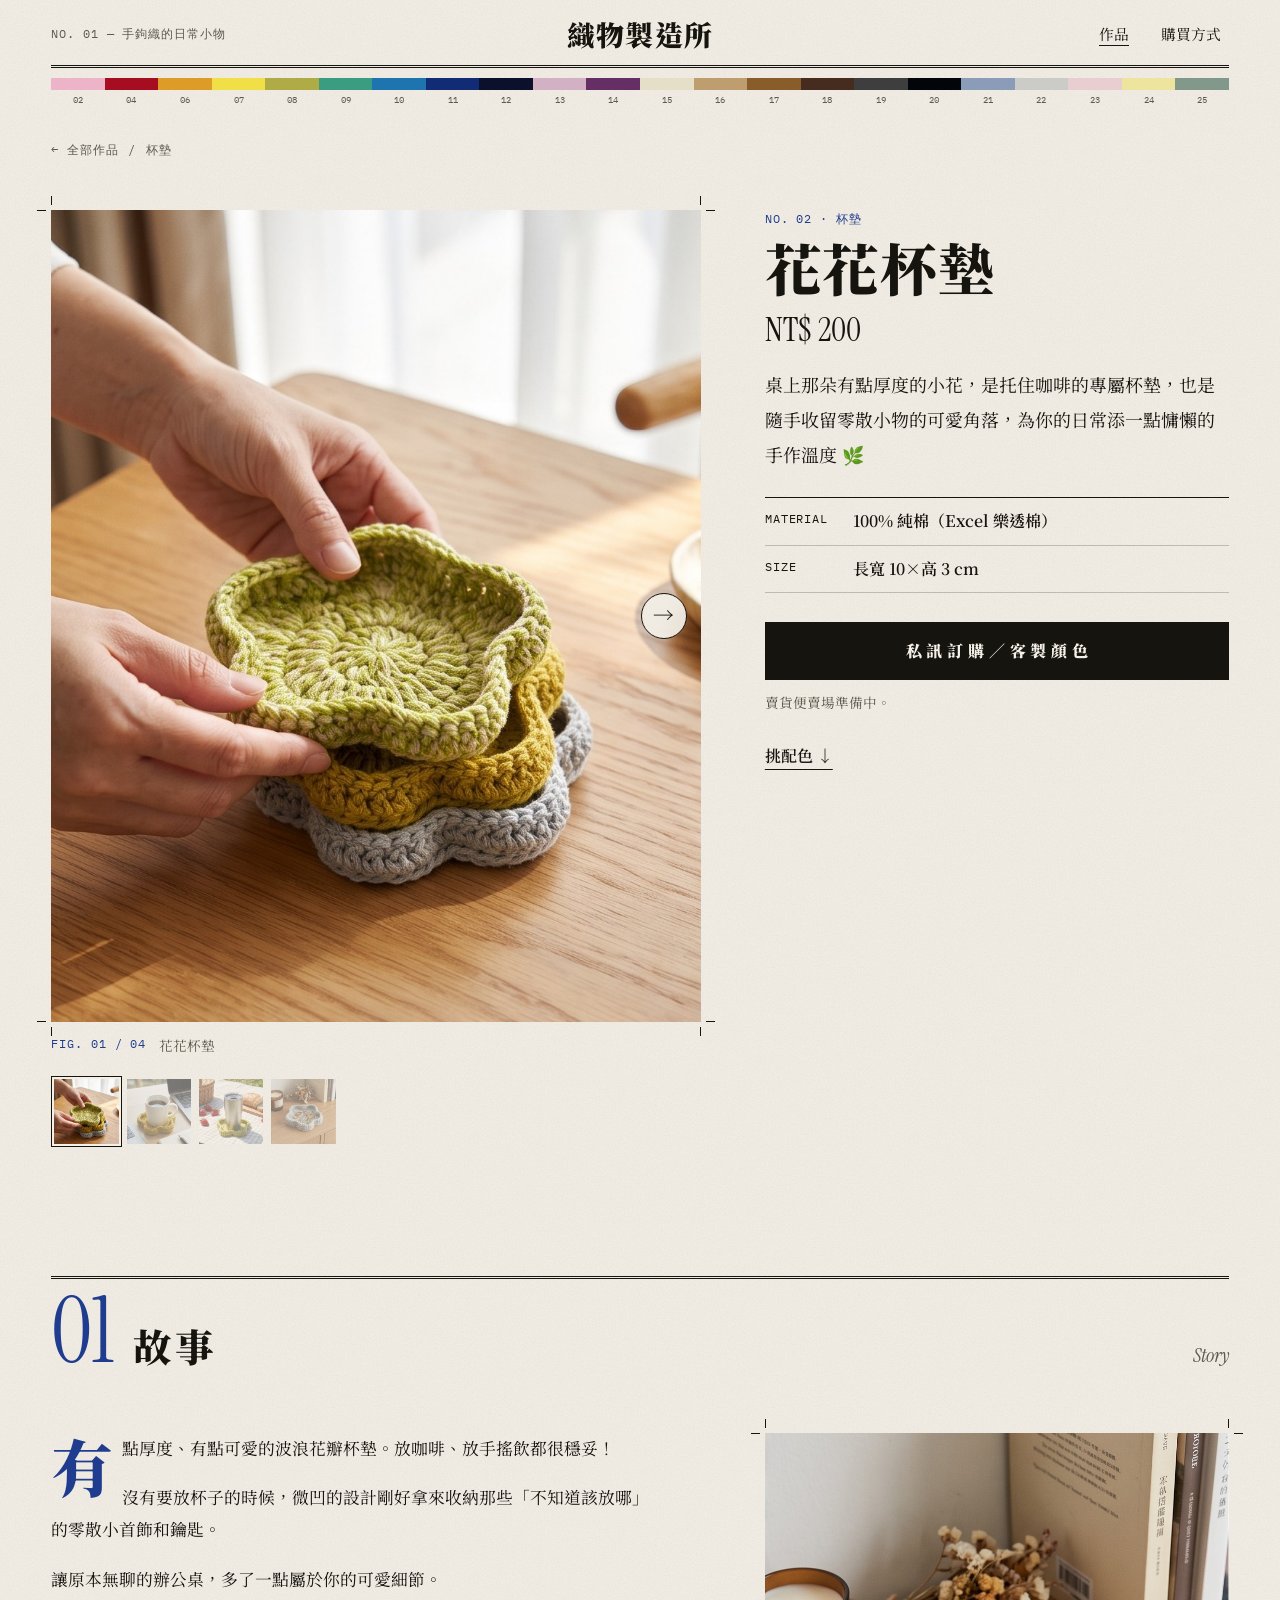
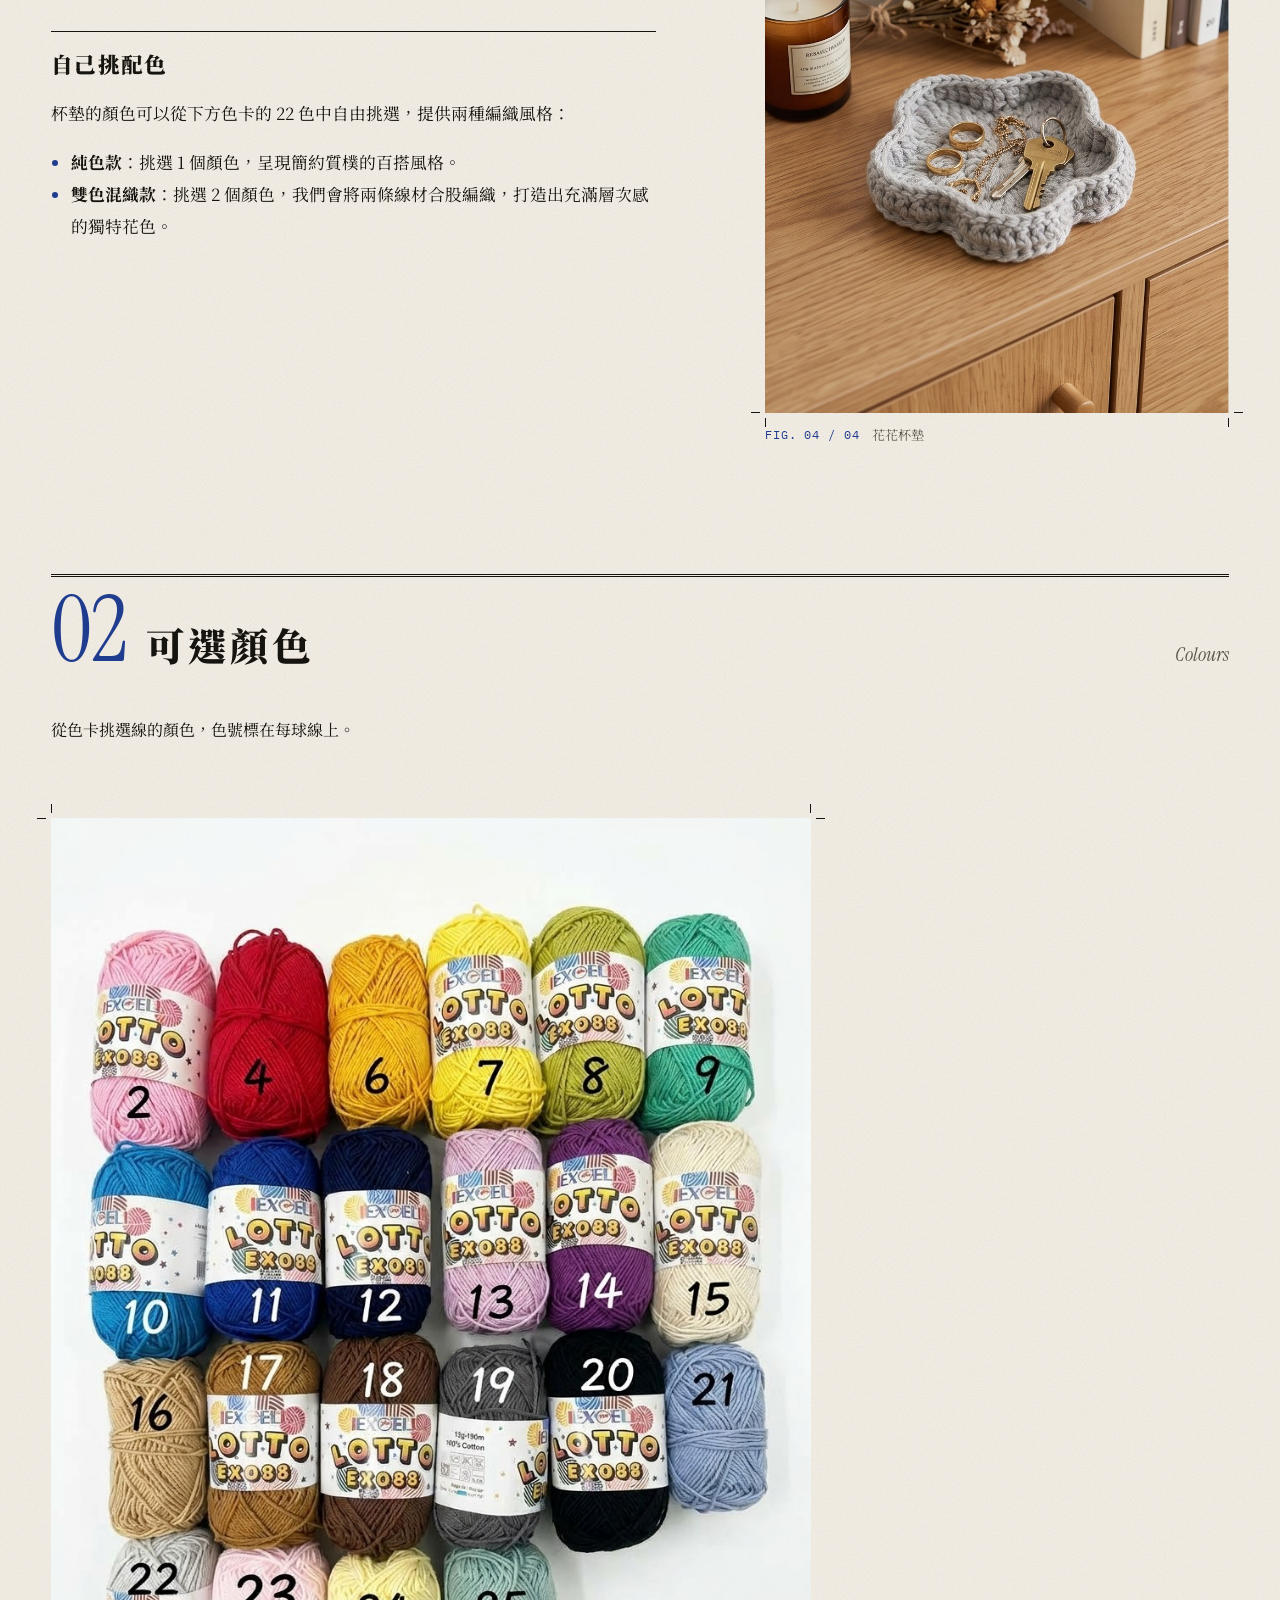
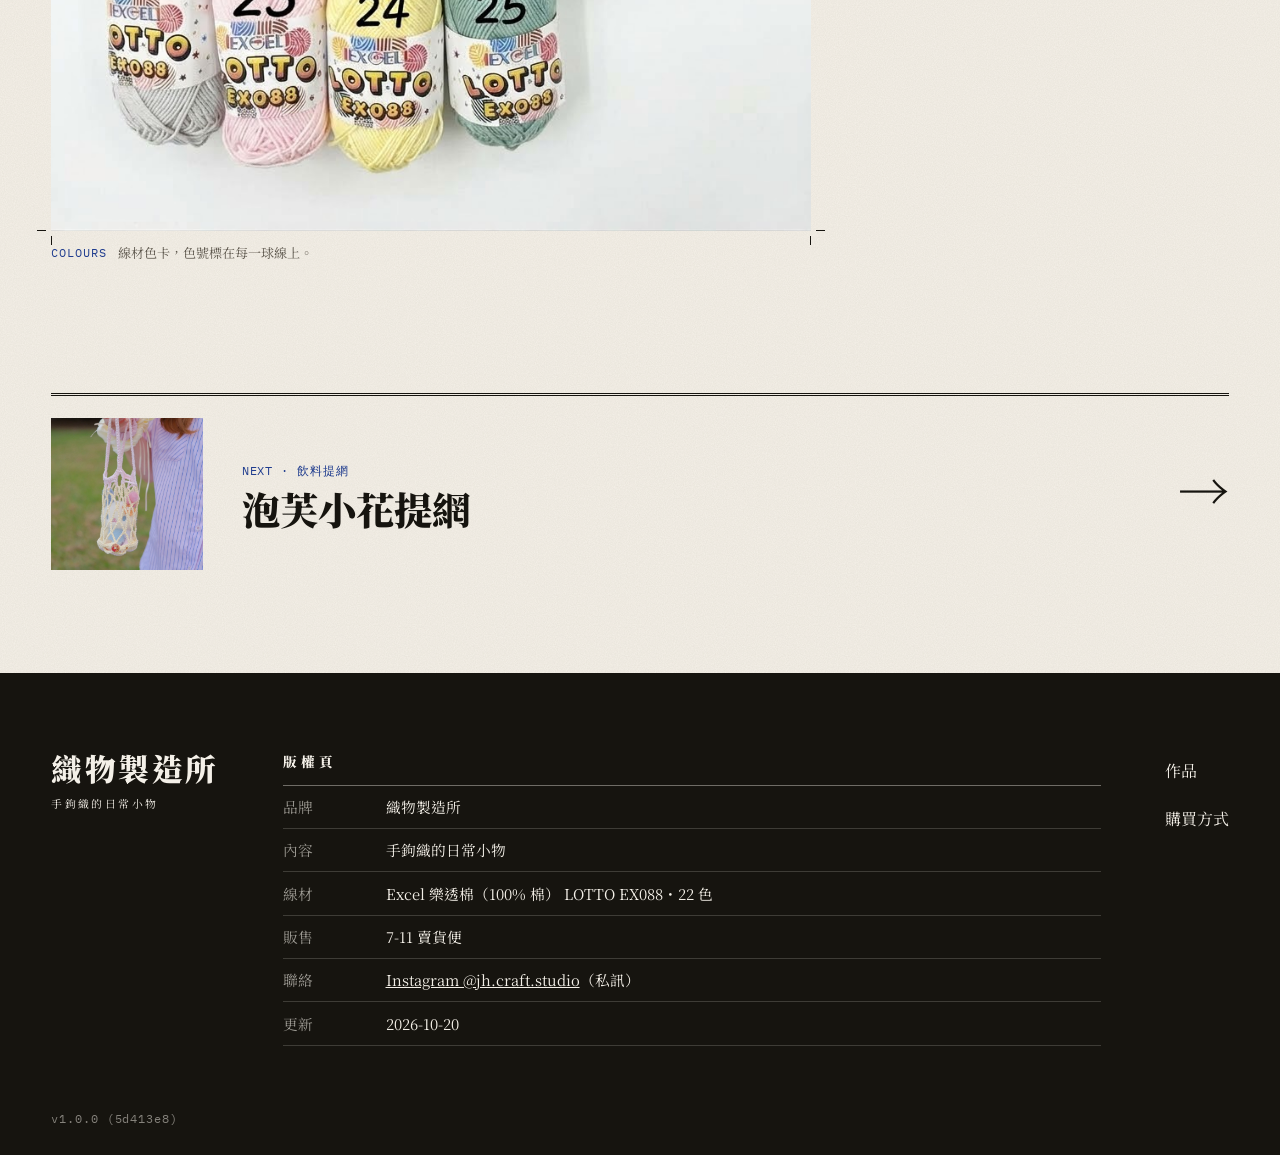
<file: products/floral-coaster/index.html>
<!DOCTYPE html>
<html lang="zh-Hant-TW">
<head>
    <meta charset="utf-8" />
    <meta name="viewport" content="width=device-width, initial-scale=1.0" />
    <title>花花杯墊｜織物製造所</title>
    <meta name="description" content="桌上那朵有點厚度的小花，是托住咖啡的專屬杯墊，也是隨手收留零散小物的可愛角落，為你的日常添一點慵懶的手作溫度 &#x1F33F;" />
    <meta name="author" content="織物製造所" />
    <link rel="canonical" href="https://jhcraftstudio.com/products/floral-coaster/" />
    <meta property="og:site_name" content="織物製造所" />
    <meta property="og:locale" content="zh_TW" />
    <meta property="og:type" content="product" />
    <meta property="og:title" content="花花杯墊｜織物製造所" />
    <meta property="og:description" content="桌上那朵有點厚度的小花，是托住咖啡的專屬杯墊，也是隨手收留零散小物的可愛角落，為你的日常添一點慵懶的手作溫度 &#x1F33F;" />
    <meta property="og:url" content="https://jhcraftstudio.com/products/floral-coaster/" />
    <meta property="og:image" content="https://jhcraftstudio.com/products/floral-coaster/cover.jpg" />
    <meta name="twitter:card" content="summary_large_image" />
<script type="application/ld+json">{"@context":"https://schema.org","@graph":[{"@type":"ItemPage","@id":"https://jhcraftstudio.com/products/floral-coaster/#webpage","url":"https://jhcraftstudio.com/products/floral-coaster/","name":"花花杯墊","isPartOf":{"@id":"https://jhcraftstudio.com/#website"},"author":{"@id":"https://jhcraftstudio.com/#organization"},"dateModified":"2026-10-20","mainEntity":{"@id":"https://jhcraftstudio.com/products/floral-coaster/#product"}},{"@type":"Product","@id":"https://jhcraftstudio.com/products/floral-coaster/#product","name":"花花杯墊","description":"桌上那朵有點厚度的小花，是托住咖啡的專屬杯墊，也是隨手收留零散小物的可愛角落，為你的日常添一點慵懶的手作溫度 \uD83C\uDF3F","image":["https://jhcraftstudio.com/products/floral-coaster/cover.jpg","https://jhcraftstudio.com/products/floral-coaster/01.jpg","https://jhcraftstudio.com/products/floral-coaster/02.jpg","https://jhcraftstudio.com/products/floral-coaster/03.jpg"],"brand":{"@type":"Brand","name":"織物製造所"},"category":"杯墊","material":"100% 純棉（Excel 樂透棉）","offers":{"@type":"Offer","price":200,"priceCurrency":"TWD","url":"https://jhcraftstudio.com/products/floral-coaster/"}}]}</script>    <link rel="icon" type="image/svg+xml" href="/images/brand-icon.pgxas0doo6.svg" />
    <link rel="preconnect" href="https://fonts.googleapis.com" />
    <link rel="preconnect" href="https://fonts.gstatic.com" crossorigin />
    <link href="https://fonts.googleapis.com/css2?family=Noto+Serif+TC:wght@400;600;900&family=Instrument+Serif:ital@0;1&family=IBM+Plex+Mono:wght@400;500&display=swap" rel="stylesheet" />
    <link rel="stylesheet" href="/css/site.coa2tyrrkc.css" />
    <link rel="stylesheet" href="/JenJenKnits.jk05unggzj.styles.css" />
</head>
<body>
    <a b-9eztl2mxxs class="skip-link" href="#main">跳到主要內容</a>
    <header b-9eztl2mxxs class="masthead">
        <div b-9eztl2mxxs class="wrap">
            <div b-9eztl2mxxs class="masthead-top">
                <span b-9eztl2mxxs class="mono masthead-issue">No. 01 — 手鉤織的日常小物</span>
                <a class="masthead-logo" aria-label="織物製造所首頁" href="/">織物製造所</a>
                <nav b-9eztl2mxxs class="masthead-nav" aria-label="主選單">
                    <a aria-current="page" href="/products">作品</a>
                    <a href="/#buy">購買方式</a>
                </nav>
            </div>
            <ol b-9eztl2mxxs class="colorbar" aria-hidden="true">
                    <li b-9eztl2mxxs style="--c: #edb3c9; --i: 0">02</li>
                    <li b-9eztl2mxxs style="--c: #a60d20; --i: 1">04</li>
                    <li b-9eztl2mxxs style="--c: #dc9c27; --i: 2">06</li>
                    <li b-9eztl2mxxs style="--c: #f0df47; --i: 3">07</li>
                    <li b-9eztl2mxxs style="--c: #afab46; --i: 4">08</li>
                    <li b-9eztl2mxxs style="--c: #3a9d81; --i: 5">09</li>
                    <li b-9eztl2mxxs style="--c: #1d74af; --i: 6">10</li>
                    <li b-9eztl2mxxs style="--c: #112b74; --i: 7">11</li>
                    <li b-9eztl2mxxs style="--c: #0b102c; --i: 8">12</li>
                    <li b-9eztl2mxxs style="--c: #d2b1c5; --i: 9">13</li>
                    <li b-9eztl2mxxs style="--c: #652e64; --i: 10">14</li>
                    <li b-9eztl2mxxs style="--c: #e6dfc7; --i: 11">15</li>
                    <li b-9eztl2mxxs style="--c: #be9e6f; --i: 12">16</li>
                    <li b-9eztl2mxxs style="--c: #885d2a; --i: 13">17</li>
                    <li b-9eztl2mxxs style="--c: #452c1f; --i: 14">18</li>
                    <li b-9eztl2mxxs style="--c: #3e3e3e; --i: 15">19</li>
                    <li b-9eztl2mxxs style="--c: #02060a; --i: 16">20</li>
                    <li b-9eztl2mxxs style="--c: #8a9cb7; --i: 17">21</li>
                    <li b-9eztl2mxxs style="--c: #cbccc7; --i: 18">22</li>
                    <li b-9eztl2mxxs style="--c: #e9ced1; --i: 19">23</li>
                    <li b-9eztl2mxxs style="--c: #ede59d; --i: 20">24</li>
                    <li b-9eztl2mxxs style="--c: #81988b; --i: 21">25</li>
            </ol>
        </div>
    </header>

    <main b-9eztl2mxxs id="main">
        
<article class="wrap">
    <nav class="mono crumbs" aria-label="麵包屑">
        <a href="/products">← 全部作品</a>
            <span aria-hidden="true">/</span>
            <a href="/products/category/%E6%9D%AF%E5%A2%8A/">杯墊</a>
    </nav>

    <div class="product-top">
        <section class="gallery" data-gallery aria-label="商品照片">
            <div class="frame">
                <div class="gallery-track" data-gallery-track tabindex="0" aria-label="商品照片，可左右滑動">
                        <img class="gallery-slide" src="/products/floral-coaster/cover.jpg" alt="花花杯墊 第 1 張照片"
                             loading="eager"
                             style="view-transition-name: product-floral-coaster" />
                        <img class="gallery-slide" src="/products/floral-coaster/01.jpg" alt="花花杯墊 第 2 張照片"
                             loading="lazy" />
                        <img class="gallery-slide" src="/products/floral-coaster/02.jpg" alt="花花杯墊 第 3 張照片"
                             loading="lazy" />
                        <img class="gallery-slide" src="/products/floral-coaster/03.jpg" alt="花花杯墊 第 4 張照片"
                             loading="lazy" />
                </div>
                    <button class="gallery-btn gallery-prev" type="button" data-gallery-prev aria-label="上一張" disabled>←</button>
                    <button class="gallery-btn gallery-next" type="button" data-gallery-next aria-label="下一張">→</button>
            </div>
            <p class="gallery-cap"><span class="mono fig" data-gallery-count>Fig. 01 / 04</span>花花杯墊</p>
                <ol class="gallery-thumbs" aria-label="選擇照片">
                        <li>
                            <button type="button" data-gallery-thumb aria-label="看第 1 張照片"
                                    aria-current="true">
                                <img src="/products/floral-coaster/cover.jpg" alt="" loading="lazy" />
                            </button>
                        </li>
                        <li>
                            <button type="button" data-gallery-thumb aria-label="看第 2 張照片"
                                    aria-current="false">
                                <img src="/products/floral-coaster/01.jpg" alt="" loading="lazy" />
                            </button>
                        </li>
                        <li>
                            <button type="button" data-gallery-thumb aria-label="看第 3 張照片"
                                    aria-current="false">
                                <img src="/products/floral-coaster/02.jpg" alt="" loading="lazy" />
                            </button>
                        </li>
                        <li>
                            <button type="button" data-gallery-thumb aria-label="看第 4 張照片"
                                    aria-current="false">
                                <img src="/products/floral-coaster/03.jpg" alt="" loading="lazy" />
                            </button>
                        </li>
                </ol>
        </section>

        <div class="detail-info">
            <p class="mono">No. 02 · 杯墊</p>
            <h1>花花杯墊</h1>
                <p class="price">NT$ 200</p>
                <p class="dek">桌上那朵有點厚度的小花，是托住咖啡的專屬杯墊，也是隨手收留零散小物的可愛角落，為你的日常添一點慵懶的手作溫度 &#x1F33F;</p>

                <dl class="spec">
                        <div><dt class="mono">Material</dt><dd>100% 純棉（Excel 樂透棉）</dd></div>
                        <div><dt class="mono">Size</dt><dd>長寬 10×高 3 cm</dd></div>
                </dl>

            <div class="buy-box">
                    <a class="btn" href="https://www.instagram.com/jh.craft.studio/" target="_blank" rel="noopener noreferrer">私訊訂購／客製顏色</a>
                    <p class="hint">賣貨便賣場準備中。</p>
            </div>

                <a class="more jump" href="#colours">挑配色 ↓</a>
        </div>
    </div>

        <section class="chapter" aria-labelledby="story-title">
            <div class="sec-head">
                <span class="sec-no">01</span>
                <h2 id="story-title">故事</h2>
                <span class="sec-en">Story</span>
            </div>
            <div class="story-grid">
                <div class="story"><p>有點厚度、有點可愛的波浪花瓣杯墊。放咖啡、放手搖飲都很穩妥！</p>
<p>沒有要放杯子的時候，微凹的設計剛好拿來收納那些「不知道該放哪」的零散小首飾和鑰匙。</p>
<p>讓原本無聊的辦公桌，多了一點屬於你的可愛細節。</p>
<h2>自己挑配色</h2>
<p>杯墊的顏色可以從下方色卡的 22 色中自由挑選，提供兩種編織風格：</p>
<ul>
<li><p><strong>純色款</strong>：挑選 1 個顏色，呈現簡約質樸的百搭風格。</p>
</li>
<li><p><strong>雙色混織款</strong>：挑選 2 個顏色，我們會將兩條線材合股編織，打造出充滿層次感的獨特花色。</p>
</li>
</ul>
</div>
                    <figure class="story-fig">
                        <span class="frame"><img src="/products/floral-coaster/03.jpg" alt="花花杯墊 情境照" loading="lazy" /></span>
                        <figcaption><span class="mono fig">Fig. 04 / 04</span>花花杯墊</figcaption>
                    </figure>
            </div>
        </section>

        <section class="chapter" id="colours" aria-labelledby="colours-title">
            <div class="sec-head">
                <span class="sec-no">02</span>
                <h2 id="colours-title">可選顏色</h2>
                <span class="sec-en">Colours</span>
            </div>
                <p class="colours-intro">從色卡挑選線的顏色，色號標在每球線上。</p>
                <figure class="chart">
                    <span class="frame"><img src="/products/floral-coaster/colors.jpg" alt="線材色卡，每一球線上標有色號" loading="lazy" /></span>
                    <figcaption><span class="mono fig">Colours</span>線材色卡，色號標在每一球線上。</figcaption>
                </figure>
        </section>

        <nav class="next" aria-label="下一件作品">
            <a href="/products/puff-flower-net">
                <img src="/products/puff-flower-net/cover.jpg" alt="" loading="lazy" />
                <span>
                    <span class="mono">Next · 飲料提網</span>
                    <b>泡芙小花提網</b>
                </span>
                <span class="next-arrow" aria-hidden="true">→</span>
            </a>
        </nav>
</article>

    </main>

    <footer b-9eztl2mxxs class="colophon">
        <div b-9eztl2mxxs class="wrap">
            <div b-9eztl2mxxs class="colophon-grid">
                <a class="colophon-logo" aria-label="織物製造所首頁" href="/">織物製造所<span b-9eztl2mxxs aria-hidden="true">手鉤織的日常小物</span></a>
                <div b-9eztl2mxxs>
                    <h2 b-9eztl2mxxs>版權頁</h2>
                    <dl b-9eztl2mxxs>
                        <div b-9eztl2mxxs><dt b-9eztl2mxxs>品牌</dt><dd b-9eztl2mxxs>織物製造所</dd></div>
                        <div b-9eztl2mxxs><dt b-9eztl2mxxs>內容</dt><dd b-9eztl2mxxs>手鉤織的日常小物</dd></div>
                        <div b-9eztl2mxxs><dt b-9eztl2mxxs>線材</dt><dd b-9eztl2mxxs><span b-9eztl2mxxs class="keep">Excel 樂透棉（100% 棉）</span> <span b-9eztl2mxxs class="keep">LOTTO EX088・22 色</span></dd></div>
                        <div b-9eztl2mxxs><dt b-9eztl2mxxs>販售</dt><dd b-9eztl2mxxs>7-11 賣貨便</dd></div>
                            <div b-9eztl2mxxs><dt b-9eztl2mxxs>聯絡</dt><dd b-9eztl2mxxs><a b-9eztl2mxxs href="https://www.instagram.com/jh.craft.studio/" target="_blank" rel="noopener noreferrer">Instagram @jh.craft.studio</a>（私訊）</dd></div>
                            <div b-9eztl2mxxs><dt b-9eztl2mxxs>更新</dt><dd b-9eztl2mxxs><time b-9eztl2mxxs datetime="2026-10-20">2026-10-20</time></dd></div>
                    </dl>
                </div>
                <nav b-9eztl2mxxs class="colophon-nav" aria-label="頁尾選單">
                    <a href="/products">作品</a>
                    <a href="/#buy">購買方式</a>
                </nav>
            </div>
            <p b-9eztl2mxxs class="mono version">v1.0.0 (5d413e8)</p>
        </div>
    </footer>

    <script src="/js/site.shkjs99pt4.js"></script>
    
</body>
</html>
</file>
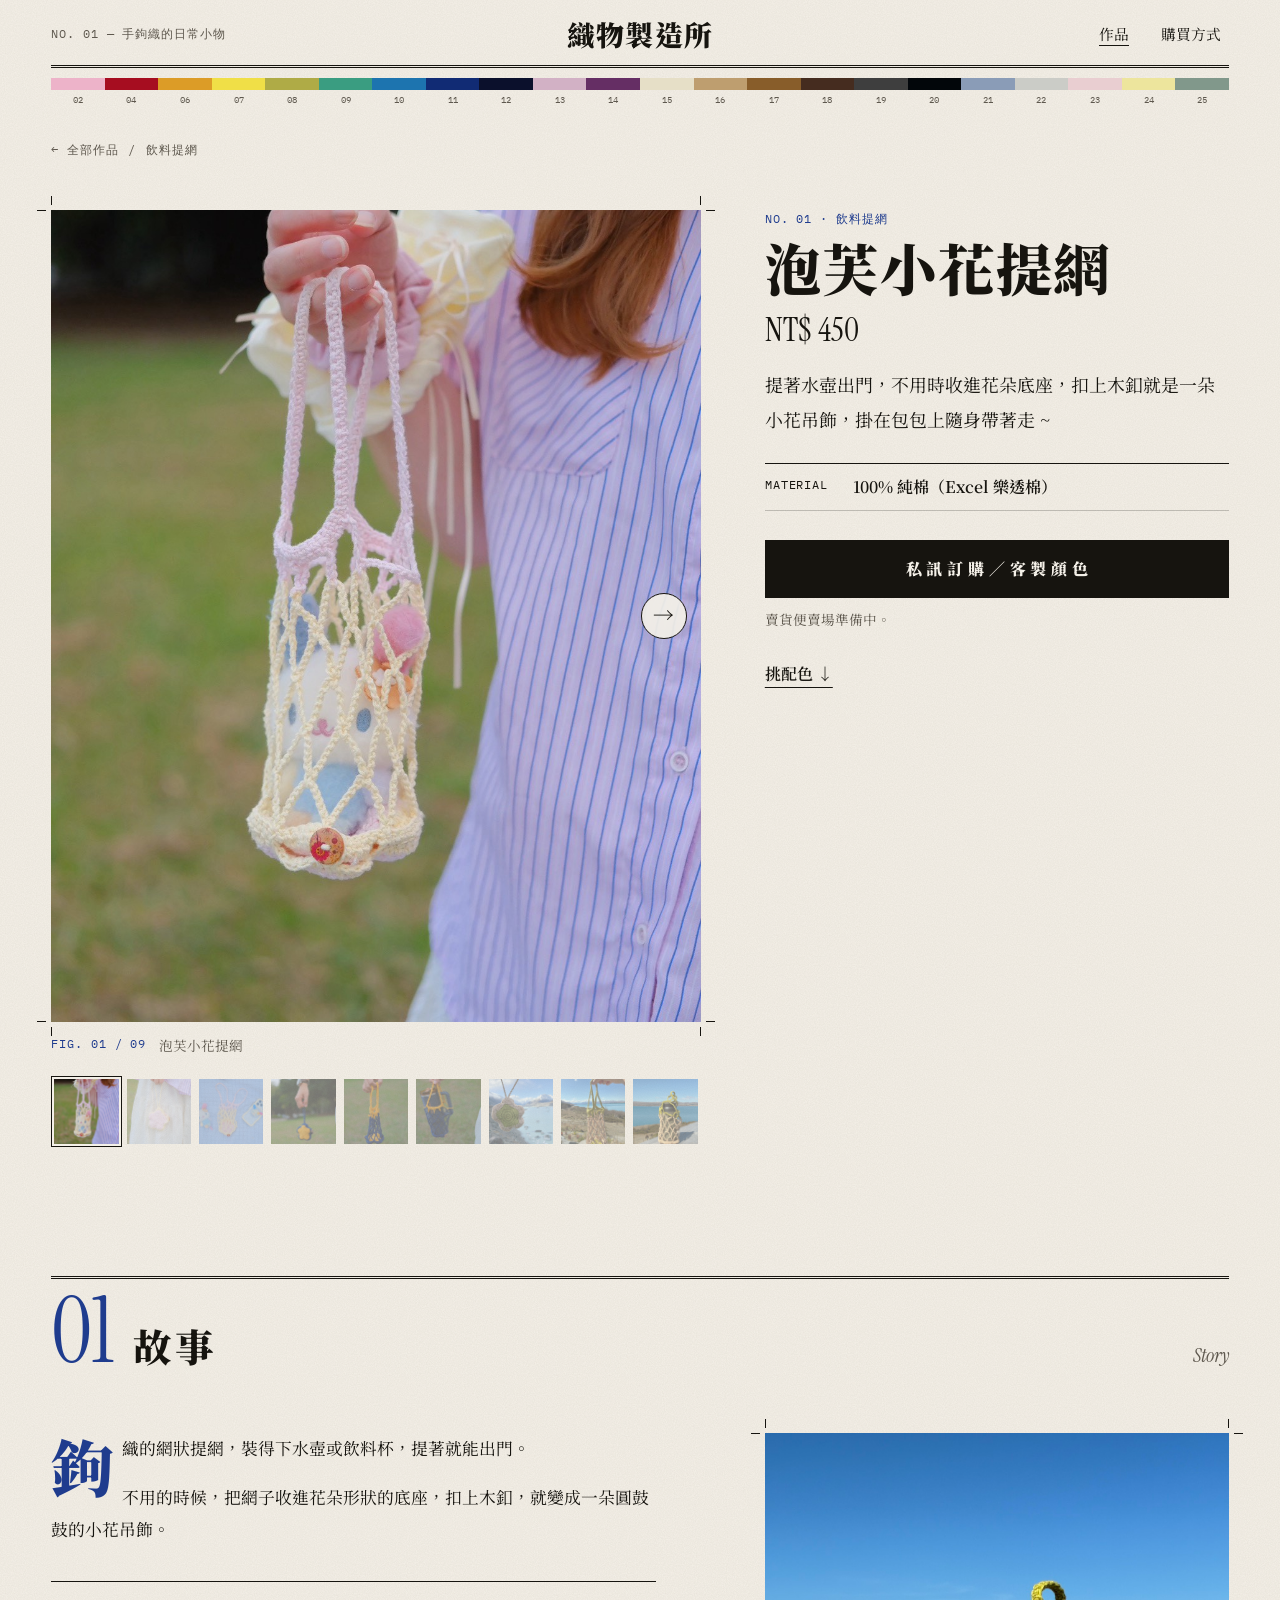
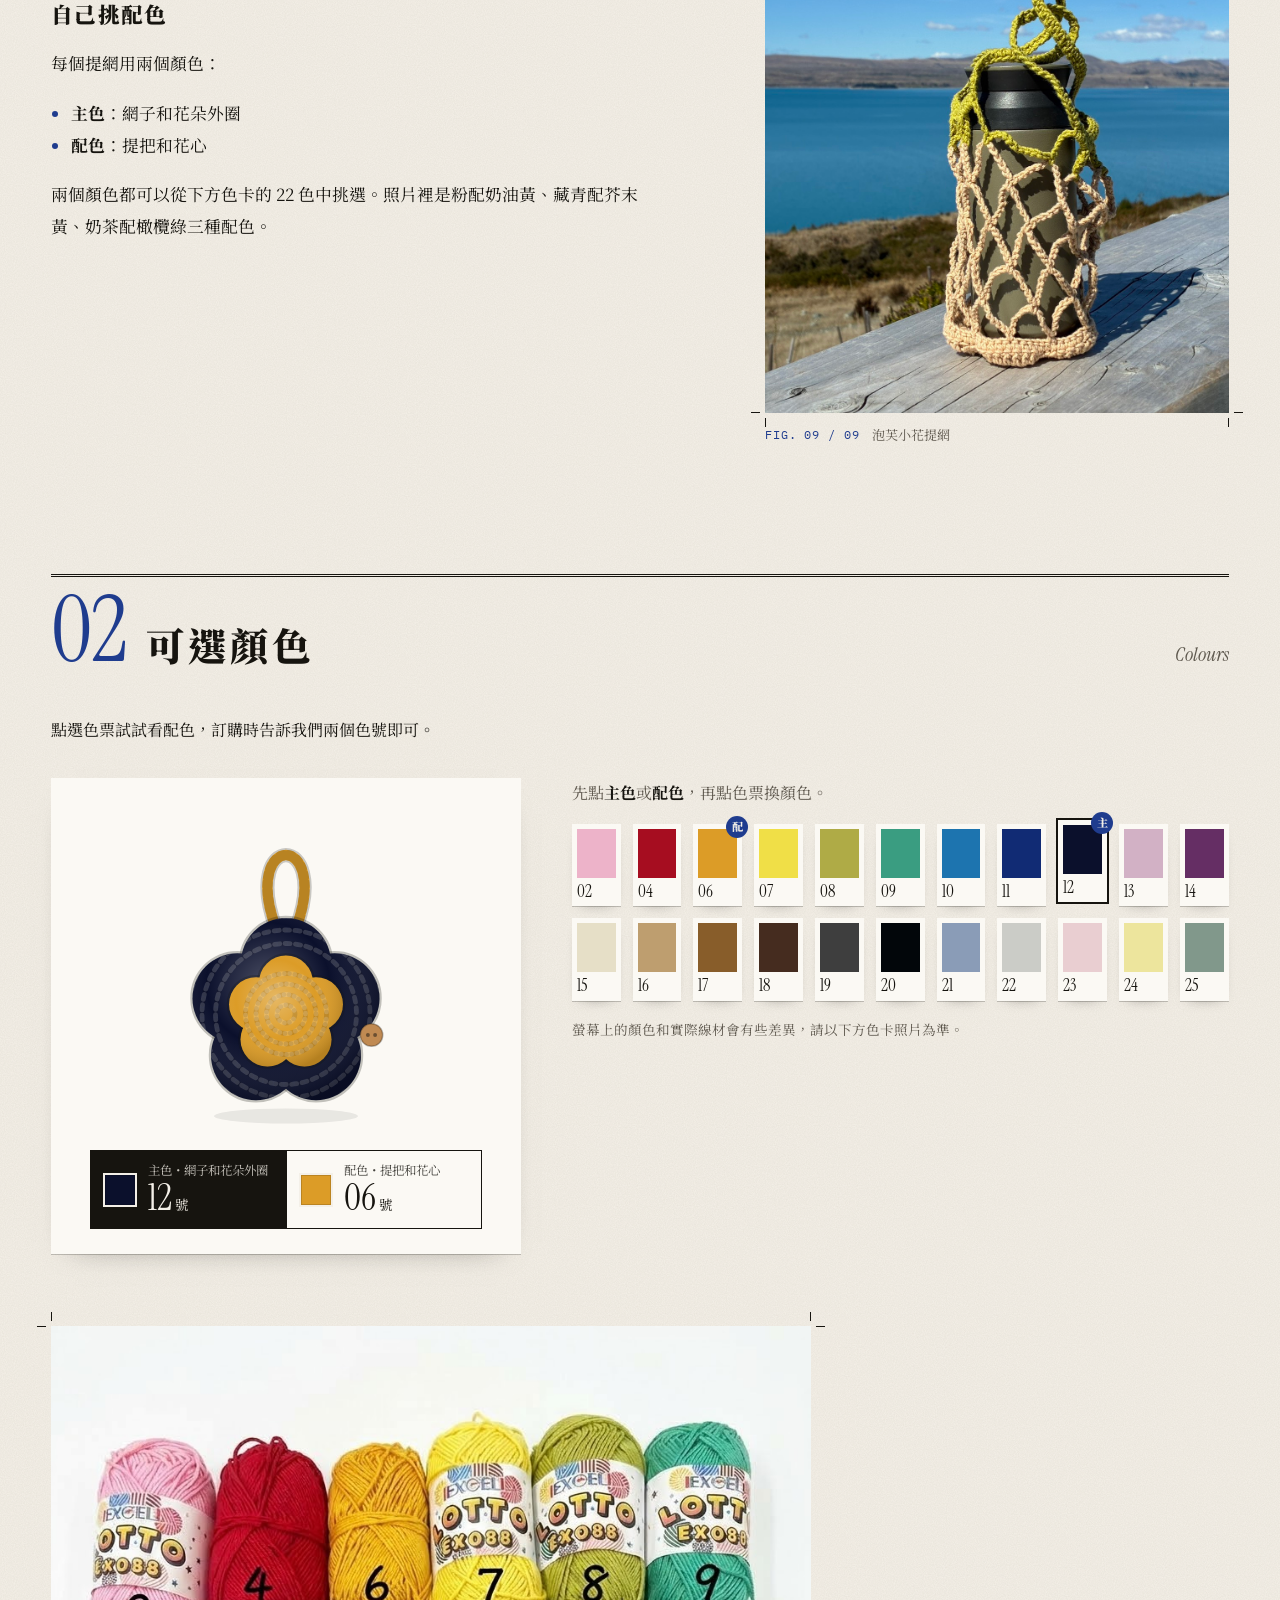
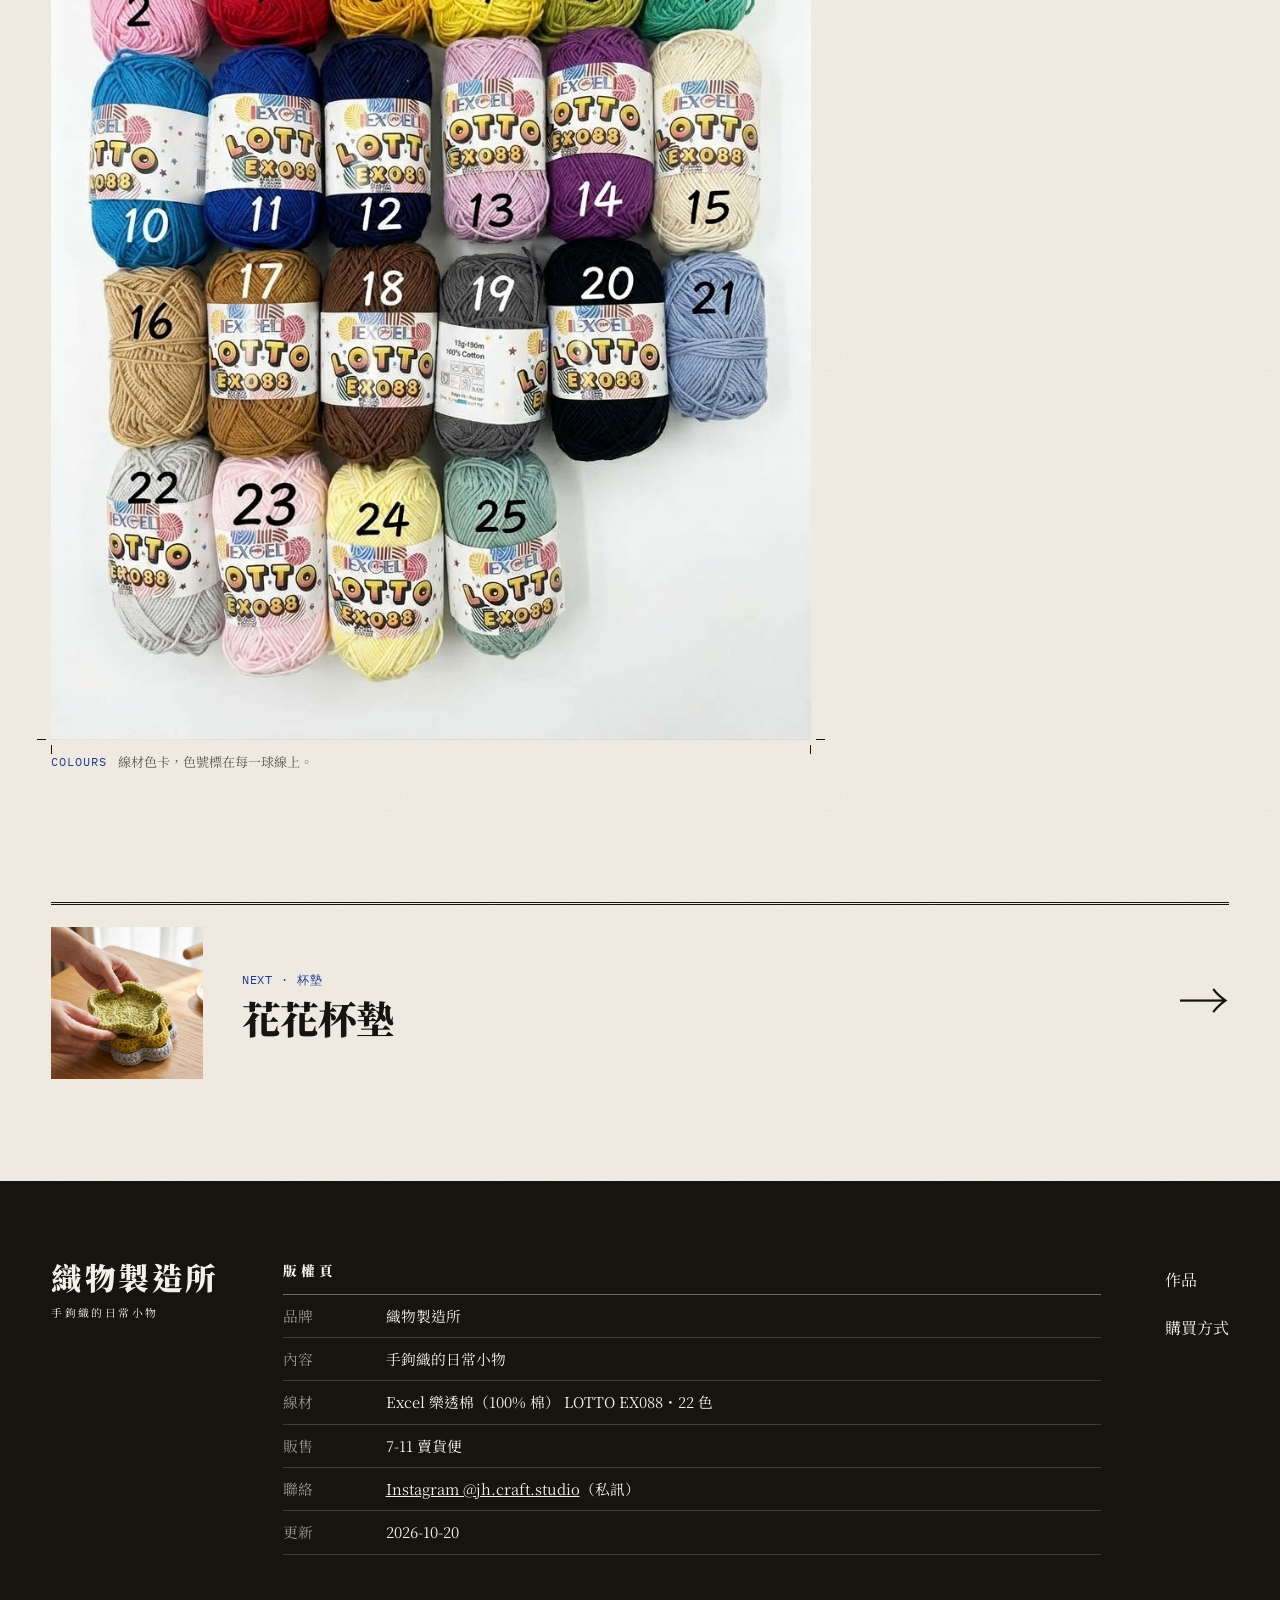
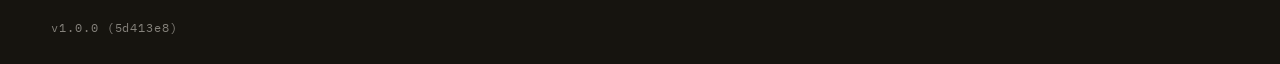
<file: products/puff-flower-net/index.html>
<!DOCTYPE html>
<html lang="zh-Hant-TW">
<head>
    <meta charset="utf-8" />
    <meta name="viewport" content="width=device-width, initial-scale=1.0" />
    <title>泡芙小花提網｜織物製造所</title>
    <meta name="description" content="提著水壺出門，不用時收進花朵底座，扣上木釦就是一朵小花吊飾，掛在包包上隨身帶著走 ~" />
    <meta name="author" content="織物製造所" />
    <link rel="canonical" href="https://jhcraftstudio.com/products/puff-flower-net/" />
    <meta property="og:site_name" content="織物製造所" />
    <meta property="og:locale" content="zh_TW" />
    <meta property="og:type" content="product" />
    <meta property="og:title" content="泡芙小花提網｜織物製造所" />
    <meta property="og:description" content="提著水壺出門，不用時收進花朵底座，扣上木釦就是一朵小花吊飾，掛在包包上隨身帶著走 ~" />
    <meta property="og:url" content="https://jhcraftstudio.com/products/puff-flower-net/" />
    <meta property="og:image" content="https://jhcraftstudio.com/products/puff-flower-net/cover.jpg" />
    <meta name="twitter:card" content="summary_large_image" />
<script type="application/ld+json">{"@context":"https://schema.org","@graph":[{"@type":"ItemPage","@id":"https://jhcraftstudio.com/products/puff-flower-net/#webpage","url":"https://jhcraftstudio.com/products/puff-flower-net/","name":"泡芙小花提網","isPartOf":{"@id":"https://jhcraftstudio.com/#website"},"author":{"@id":"https://jhcraftstudio.com/#organization"},"dateModified":"2026-10-20","mainEntity":{"@id":"https://jhcraftstudio.com/products/puff-flower-net/#product"}},{"@type":"Product","@id":"https://jhcraftstudio.com/products/puff-flower-net/#product","name":"泡芙小花提網","description":"提著水壺出門，不用時收進花朵底座，扣上木釦就是一朵小花吊飾，掛在包包上隨身帶著走 ~","image":["https://jhcraftstudio.com/products/puff-flower-net/cover.jpg","https://jhcraftstudio.com/products/puff-flower-net/01.jpg","https://jhcraftstudio.com/products/puff-flower-net/02.jpg","https://jhcraftstudio.com/products/puff-flower-net/03.jpg","https://jhcraftstudio.com/products/puff-flower-net/04.jpg","https://jhcraftstudio.com/products/puff-flower-net/05.jpg","https://jhcraftstudio.com/products/puff-flower-net/06.jpg","https://jhcraftstudio.com/products/puff-flower-net/07.jpg","https://jhcraftstudio.com/products/puff-flower-net/08.jpg"],"brand":{"@type":"Brand","name":"織物製造所"},"category":"飲料提網","material":"100% 純棉（Excel 樂透棉）","offers":{"@type":"Offer","price":450,"priceCurrency":"TWD","url":"https://jhcraftstudio.com/products/puff-flower-net/"}}]}</script>    <link rel="icon" type="image/svg+xml" href="/images/brand-icon.pgxas0doo6.svg" />
    <link rel="preconnect" href="https://fonts.googleapis.com" />
    <link rel="preconnect" href="https://fonts.gstatic.com" crossorigin />
    <link href="https://fonts.googleapis.com/css2?family=Noto+Serif+TC:wght@400;600;900&family=Instrument+Serif:ital@0;1&family=IBM+Plex+Mono:wght@400;500&display=swap" rel="stylesheet" />
    <link rel="stylesheet" href="/css/site.coa2tyrrkc.css" />
    <link rel="stylesheet" href="/JenJenKnits.jk05unggzj.styles.css" />
</head>
<body>
    <a b-9eztl2mxxs class="skip-link" href="#main">跳到主要內容</a>
    <header b-9eztl2mxxs class="masthead">
        <div b-9eztl2mxxs class="wrap">
            <div b-9eztl2mxxs class="masthead-top">
                <span b-9eztl2mxxs class="mono masthead-issue">No. 01 — 手鉤織的日常小物</span>
                <a class="masthead-logo" aria-label="織物製造所首頁" href="/">織物製造所</a>
                <nav b-9eztl2mxxs class="masthead-nav" aria-label="主選單">
                    <a aria-current="page" href="/products">作品</a>
                    <a href="/#buy">購買方式</a>
                </nav>
            </div>
            <ol b-9eztl2mxxs class="colorbar" aria-hidden="true">
                    <li b-9eztl2mxxs style="--c: #edb3c9; --i: 0">02</li>
                    <li b-9eztl2mxxs style="--c: #a60d20; --i: 1">04</li>
                    <li b-9eztl2mxxs style="--c: #dc9c27; --i: 2">06</li>
                    <li b-9eztl2mxxs style="--c: #f0df47; --i: 3">07</li>
                    <li b-9eztl2mxxs style="--c: #afab46; --i: 4">08</li>
                    <li b-9eztl2mxxs style="--c: #3a9d81; --i: 5">09</li>
                    <li b-9eztl2mxxs style="--c: #1d74af; --i: 6">10</li>
                    <li b-9eztl2mxxs style="--c: #112b74; --i: 7">11</li>
                    <li b-9eztl2mxxs style="--c: #0b102c; --i: 8">12</li>
                    <li b-9eztl2mxxs style="--c: #d2b1c5; --i: 9">13</li>
                    <li b-9eztl2mxxs style="--c: #652e64; --i: 10">14</li>
                    <li b-9eztl2mxxs style="--c: #e6dfc7; --i: 11">15</li>
                    <li b-9eztl2mxxs style="--c: #be9e6f; --i: 12">16</li>
                    <li b-9eztl2mxxs style="--c: #885d2a; --i: 13">17</li>
                    <li b-9eztl2mxxs style="--c: #452c1f; --i: 14">18</li>
                    <li b-9eztl2mxxs style="--c: #3e3e3e; --i: 15">19</li>
                    <li b-9eztl2mxxs style="--c: #02060a; --i: 16">20</li>
                    <li b-9eztl2mxxs style="--c: #8a9cb7; --i: 17">21</li>
                    <li b-9eztl2mxxs style="--c: #cbccc7; --i: 18">22</li>
                    <li b-9eztl2mxxs style="--c: #e9ced1; --i: 19">23</li>
                    <li b-9eztl2mxxs style="--c: #ede59d; --i: 20">24</li>
                    <li b-9eztl2mxxs style="--c: #81988b; --i: 21">25</li>
            </ol>
        </div>
    </header>

    <main b-9eztl2mxxs id="main">
        
<article class="wrap">
    <nav class="mono crumbs" aria-label="麵包屑">
        <a href="/products">← 全部作品</a>
            <span aria-hidden="true">/</span>
            <a href="/products/category/%E9%A3%B2%E6%96%99%E6%8F%90%E7%B6%B2/">飲料提網</a>
    </nav>

    <div class="product-top">
        <section class="gallery" data-gallery aria-label="商品照片">
            <div class="frame">
                <div class="gallery-track" data-gallery-track tabindex="0" aria-label="商品照片，可左右滑動">
                        <img class="gallery-slide" src="/products/puff-flower-net/cover.jpg" alt="泡芙小花提網 第 1 張照片"
                             loading="eager"
                             style="view-transition-name: product-puff-flower-net" />
                        <img class="gallery-slide" src="/products/puff-flower-net/01.jpg" alt="泡芙小花提網 第 2 張照片"
                             loading="lazy" />
                        <img class="gallery-slide" src="/products/puff-flower-net/02.jpg" alt="泡芙小花提網 第 3 張照片"
                             loading="lazy" />
                        <img class="gallery-slide" src="/products/puff-flower-net/03.jpg" alt="泡芙小花提網 第 4 張照片"
                             loading="lazy" />
                        <img class="gallery-slide" src="/products/puff-flower-net/04.jpg" alt="泡芙小花提網 第 5 張照片"
                             loading="lazy" />
                        <img class="gallery-slide" src="/products/puff-flower-net/05.jpg" alt="泡芙小花提網 第 6 張照片"
                             loading="lazy" />
                        <img class="gallery-slide" src="/products/puff-flower-net/06.jpg" alt="泡芙小花提網 第 7 張照片"
                             loading="lazy" />
                        <img class="gallery-slide" src="/products/puff-flower-net/07.jpg" alt="泡芙小花提網 第 8 張照片"
                             loading="lazy" />
                        <img class="gallery-slide" src="/products/puff-flower-net/08.jpg" alt="泡芙小花提網 第 9 張照片"
                             loading="lazy" />
                </div>
                    <button class="gallery-btn gallery-prev" type="button" data-gallery-prev aria-label="上一張" disabled>←</button>
                    <button class="gallery-btn gallery-next" type="button" data-gallery-next aria-label="下一張">→</button>
            </div>
            <p class="gallery-cap"><span class="mono fig" data-gallery-count>Fig. 01 / 09</span>泡芙小花提網</p>
                <ol class="gallery-thumbs" aria-label="選擇照片">
                        <li>
                            <button type="button" data-gallery-thumb aria-label="看第 1 張照片"
                                    aria-current="true">
                                <img src="/products/puff-flower-net/cover.jpg" alt="" loading="lazy" />
                            </button>
                        </li>
                        <li>
                            <button type="button" data-gallery-thumb aria-label="看第 2 張照片"
                                    aria-current="false">
                                <img src="/products/puff-flower-net/01.jpg" alt="" loading="lazy" />
                            </button>
                        </li>
                        <li>
                            <button type="button" data-gallery-thumb aria-label="看第 3 張照片"
                                    aria-current="false">
                                <img src="/products/puff-flower-net/02.jpg" alt="" loading="lazy" />
                            </button>
                        </li>
                        <li>
                            <button type="button" data-gallery-thumb aria-label="看第 4 張照片"
                                    aria-current="false">
                                <img src="/products/puff-flower-net/03.jpg" alt="" loading="lazy" />
                            </button>
                        </li>
                        <li>
                            <button type="button" data-gallery-thumb aria-label="看第 5 張照片"
                                    aria-current="false">
                                <img src="/products/puff-flower-net/04.jpg" alt="" loading="lazy" />
                            </button>
                        </li>
                        <li>
                            <button type="button" data-gallery-thumb aria-label="看第 6 張照片"
                                    aria-current="false">
                                <img src="/products/puff-flower-net/05.jpg" alt="" loading="lazy" />
                            </button>
                        </li>
                        <li>
                            <button type="button" data-gallery-thumb aria-label="看第 7 張照片"
                                    aria-current="false">
                                <img src="/products/puff-flower-net/06.jpg" alt="" loading="lazy" />
                            </button>
                        </li>
                        <li>
                            <button type="button" data-gallery-thumb aria-label="看第 8 張照片"
                                    aria-current="false">
                                <img src="/products/puff-flower-net/07.jpg" alt="" loading="lazy" />
                            </button>
                        </li>
                        <li>
                            <button type="button" data-gallery-thumb aria-label="看第 9 張照片"
                                    aria-current="false">
                                <img src="/products/puff-flower-net/08.jpg" alt="" loading="lazy" />
                            </button>
                        </li>
                </ol>
        </section>

        <div class="detail-info">
            <p class="mono">No. 01 · 飲料提網</p>
            <h1>泡芙小花提網</h1>
                <p class="price">NT$ 450</p>
                <p class="dek">提著水壺出門，不用時收進花朵底座，扣上木釦就是一朵小花吊飾，掛在包包上隨身帶著走 ~</p>

                <dl class="spec">
                        <div><dt class="mono">Material</dt><dd>100% 純棉（Excel 樂透棉）</dd></div>
                </dl>

            <div class="buy-box">
                    <a class="btn" href="https://www.instagram.com/jh.craft.studio/" target="_blank" rel="noopener noreferrer">私訊訂購／客製顏色</a>
                    <p class="hint">賣貨便賣場準備中。</p>
            </div>

                <a class="more jump" href="#colours">挑配色 ↓</a>
        </div>
    </div>

        <section class="chapter" aria-labelledby="story-title">
            <div class="sec-head">
                <span class="sec-no">01</span>
                <h2 id="story-title">故事</h2>
                <span class="sec-en">Story</span>
            </div>
            <div class="story-grid">
                <div class="story"><p>鉤織的網狀提網，裝得下水壺或飲料杯，提著就能出門。</p>
<p>不用的時候，把網子收進花朵形狀的底座，扣上木釦，就變成一朵圓鼓鼓的小花吊飾。</p>
<h2>自己挑配色</h2>
<p>每個提網用兩個顏色：</p>
<ul>
<li><strong>主色</strong>：網子和花朵外圈</li>
<li><strong>配色</strong>：提把和花心</li>
</ul>
<p>兩個顏色都可以從下方色卡的 22 色中挑選。照片裡是粉配奶油黃、藏青配芥末黃、奶茶配橄欖綠三種配色。</p>
</div>
                    <figure class="story-fig">
                        <span class="frame"><img src="/products/puff-flower-net/08.jpg" alt="泡芙小花提網 情境照" loading="lazy" /></span>
                        <figcaption><span class="mono fig">Fig. 09 / 09</span>泡芙小花提網</figcaption>
                    </figure>
            </div>
        </section>

        <section class="chapter" id="colours" aria-labelledby="colours-title">
            <div class="sec-head">
                <span class="sec-no">02</span>
                <h2 id="colours-title">可選顏色</h2>
                <span class="sec-en">Colours</span>
            </div>
                <p class="colours-intro">點選色票試試看配色，訂購時告訴我們兩個色號即可。</p>
                
<div class="simulator" data-simulator style="--main: #0b102c; --accent: #dc9c27">
    <div class="simulator-preview">
        <svg class="simulator-flower" viewBox="0 0 200 210" role="img" aria-labelledby="simulator-title">
            <title id="simulator-title">泡芙小花配色預覽</title>
            <defs>
                <g id="sim-outer-shape">
                    <circle cx="100" cy="132" r="40" />
                    <circle cx="100" cy="98" r="30" />
                    <circle cx="132.34" cy="121.49" r="30" />
                    <circle cx="119.98" cy="159.51" r="30" />
                    <circle cx="80.02" cy="159.51" r="30" />
                    <circle cx="67.66" cy="121.49" r="30" />
                </g>
                <g id="sim-inner-shape">
                    <circle cx="100" cy="132" r="24" />
                    <circle cx="100" cy="111" r="18" />
                    <circle cx="119.97" cy="125.51" r="18" />
                    <circle cx="112.34" cy="148.99" r="18" />
                    <circle cx="87.66" cy="148.99" r="18" />
                    <circle cx="80.03" cy="125.51" r="18" />
                </g>
                <clipPath id="sim-outer-clip">
                    <circle cx="100" cy="132" r="40" />
                    <circle cx="100" cy="98" r="30" />
                    <circle cx="132.34" cy="121.49" r="30" />
                    <circle cx="119.98" cy="159.51" r="30" />
                    <circle cx="80.02" cy="159.51" r="30" />
                    <circle cx="67.66" cy="121.49" r="30" />
                </clipPath>
                <clipPath id="sim-inner-clip">
                    <circle cx="100" cy="132" r="24" />
                    <circle cx="100" cy="111" r="18" />
                    <circle cx="119.97" cy="125.51" r="18" />
                    <circle cx="112.34" cy="148.99" r="18" />
                    <circle cx="87.66" cy="148.99" r="18" />
                    <circle cx="80.03" cy="125.51" r="18" />
                </clipPath>
                <radialGradient id="sim-puff-outer" gradientUnits="userSpaceOnUse" cx="88" cy="112" r="82">
                    <stop offset="0%" stop-color="#fff" stop-opacity="0.26" />
                    <stop offset="50%" stop-color="#fff" stop-opacity="0" />
                    <stop offset="100%" stop-color="#000" stop-opacity="0.22" />
                </radialGradient>
                <radialGradient id="sim-puff-inner" gradientUnits="userSpaceOnUse" cx="93" cy="122" r="48">
                    <stop offset="0%" stop-color="#fff" stop-opacity="0.28" />
                    <stop offset="55%" stop-color="#fff" stop-opacity="0" />
                    <stop offset="100%" stop-color="#000" stop-opacity="0.18" />
                </radialGradient>
                <g id="sim-outer-rounds">
                    <circle cx="100" cy="132" r="47" />
                    <circle cx="100" cy="132" r="56" />
                    <circle cx="100" cy="132" r="65" />
                </g>
                <g id="sim-inner-rounds">
                    <circle cx="100" cy="132" r="6" />
                    <circle cx="100" cy="132" r="13" />
                    <circle cx="100" cy="132" r="20" />
                    <circle cx="100" cy="132" r="27" />
                </g>
            </defs>

            <ellipse class="sim-shadow" cx="100" cy="200" rx="48" ry="5" />

            <path class="sim-handle-outline" d="M93 74 C70 10, 130 10, 107 74" />
            <path class="sim-handle" d="M93 74 C70 10, 130 10, 107 74" />
            <path class="sim-stitch" d="M93 74 C70 10, 130 10, 107 74" />

            <use class="sim-outline" href="#sim-outer-shape" />
            <use class="sim-main" href="#sim-outer-shape" />
            <g clip-path="url(#sim-outer-clip)">
                <use class="sim-rounds-dark" href="#sim-outer-rounds" />
                <use class="sim-rounds-light" href="#sim-outer-rounds" />
            </g>
            <rect class="sim-puff" x="0" y="0" width="200" height="210" fill="url(#sim-puff-outer)" clip-path="url(#sim-outer-clip)" />

            <use class="sim-outline" href="#sim-inner-shape" />
            <use class="sim-accent" href="#sim-inner-shape" />
            <g clip-path="url(#sim-inner-clip)">
                <use class="sim-rounds-dark" href="#sim-inner-rounds" />
                <use class="sim-rounds-light" href="#sim-inner-rounds" />
            </g>
            <rect class="sim-puff" x="0" y="0" width="200" height="210" fill="url(#sim-puff-inner)" clip-path="url(#sim-inner-clip)" />

            <circle class="sim-button" cx="157" cy="146" r="7.5" />
            <circle class="sim-button-hole" cx="154.6" cy="146" r="1.3" />
            <circle class="sim-button-hole" cx="159.4" cy="146" r="1.3" />
        </svg>
        <div class="parts" role="group" aria-label="要換哪個部位的顏色" aria-live="polite">
                <button class="part" type="button" data-part="main" aria-pressed="true">
                    <span class="part-swatch" data-swatch style="--c: #0b102c"></span>
                    <span>
                        <span class="part-label">主色<span class="part-note">・網子和花朵外圈</span></span>
                        <span class="part-number"><span data-number>12</span><small>號</small></span>
                    </span>
                </button>
                <button class="part" type="button" data-part="accent" aria-pressed="false">
                    <span class="part-swatch" data-swatch style="--c: #dc9c27"></span>
                    <span>
                        <span class="part-label">配色<span class="part-note">・提把和花心</span></span>
                        <span class="part-number"><span data-number>06</span><small>號</small></span>
                    </span>
                </button>
        </div>
    </div>

    <div>
        <p class="simulator-how">先點<b>主色</b>或<b>配色</b>，再點色票換顏色。</p>
        <ol class="chips" aria-label="22 色線材">
                <li>
                    <button class="chip" type="button" style="--c: #edb3c9" data-yarn="2" data-hex="#edb3c9"
                            data-role="" aria-pressed="false"
                            aria-label="2 號"><b>02</b></button>
                </li>
                <li>
                    <button class="chip" type="button" style="--c: #a60d20" data-yarn="4" data-hex="#a60d20"
                            data-role="" aria-pressed="false"
                            aria-label="4 號"><b>04</b></button>
                </li>
                <li>
                    <button class="chip" type="button" style="--c: #dc9c27" data-yarn="6" data-hex="#dc9c27"
                            data-role="配" aria-pressed="false"
                            aria-label="6 號"><b>06</b></button>
                </li>
                <li>
                    <button class="chip" type="button" style="--c: #f0df47" data-yarn="7" data-hex="#f0df47"
                            data-role="" aria-pressed="false"
                            aria-label="7 號"><b>07</b></button>
                </li>
                <li>
                    <button class="chip" type="button" style="--c: #afab46" data-yarn="8" data-hex="#afab46"
                            data-role="" aria-pressed="false"
                            aria-label="8 號"><b>08</b></button>
                </li>
                <li>
                    <button class="chip" type="button" style="--c: #3a9d81" data-yarn="9" data-hex="#3a9d81"
                            data-role="" aria-pressed="false"
                            aria-label="9 號"><b>09</b></button>
                </li>
                <li>
                    <button class="chip" type="button" style="--c: #1d74af" data-yarn="10" data-hex="#1d74af"
                            data-role="" aria-pressed="false"
                            aria-label="10 號"><b>10</b></button>
                </li>
                <li>
                    <button class="chip" type="button" style="--c: #112b74" data-yarn="11" data-hex="#112b74"
                            data-role="" aria-pressed="false"
                            aria-label="11 號"><b>11</b></button>
                </li>
                <li>
                    <button class="chip" type="button" style="--c: #0b102c" data-yarn="12" data-hex="#0b102c"
                            data-role="主" aria-pressed="true"
                            aria-label="12 號"><b>12</b></button>
                </li>
                <li>
                    <button class="chip" type="button" style="--c: #d2b1c5" data-yarn="13" data-hex="#d2b1c5"
                            data-role="" aria-pressed="false"
                            aria-label="13 號"><b>13</b></button>
                </li>
                <li>
                    <button class="chip" type="button" style="--c: #652e64" data-yarn="14" data-hex="#652e64"
                            data-role="" aria-pressed="false"
                            aria-label="14 號"><b>14</b></button>
                </li>
                <li>
                    <button class="chip" type="button" style="--c: #e6dfc7" data-yarn="15" data-hex="#e6dfc7"
                            data-role="" aria-pressed="false"
                            aria-label="15 號"><b>15</b></button>
                </li>
                <li>
                    <button class="chip" type="button" style="--c: #be9e6f" data-yarn="16" data-hex="#be9e6f"
                            data-role="" aria-pressed="false"
                            aria-label="16 號"><b>16</b></button>
                </li>
                <li>
                    <button class="chip" type="button" style="--c: #885d2a" data-yarn="17" data-hex="#885d2a"
                            data-role="" aria-pressed="false"
                            aria-label="17 號"><b>17</b></button>
                </li>
                <li>
                    <button class="chip" type="button" style="--c: #452c1f" data-yarn="18" data-hex="#452c1f"
                            data-role="" aria-pressed="false"
                            aria-label="18 號"><b>18</b></button>
                </li>
                <li>
                    <button class="chip" type="button" style="--c: #3e3e3e" data-yarn="19" data-hex="#3e3e3e"
                            data-role="" aria-pressed="false"
                            aria-label="19 號"><b>19</b></button>
                </li>
                <li>
                    <button class="chip" type="button" style="--c: #02060a" data-yarn="20" data-hex="#02060a"
                            data-role="" aria-pressed="false"
                            aria-label="20 號"><b>20</b></button>
                </li>
                <li>
                    <button class="chip" type="button" style="--c: #8a9cb7" data-yarn="21" data-hex="#8a9cb7"
                            data-role="" aria-pressed="false"
                            aria-label="21 號"><b>21</b></button>
                </li>
                <li>
                    <button class="chip" type="button" style="--c: #cbccc7" data-yarn="22" data-hex="#cbccc7"
                            data-role="" aria-pressed="false"
                            aria-label="22 號"><b>22</b></button>
                </li>
                <li>
                    <button class="chip" type="button" style="--c: #e9ced1" data-yarn="23" data-hex="#e9ced1"
                            data-role="" aria-pressed="false"
                            aria-label="23 號"><b>23</b></button>
                </li>
                <li>
                    <button class="chip" type="button" style="--c: #ede59d" data-yarn="24" data-hex="#ede59d"
                            data-role="" aria-pressed="false"
                            aria-label="24 號"><b>24</b></button>
                </li>
                <li>
                    <button class="chip" type="button" style="--c: #81988b" data-yarn="25" data-hex="#81988b"
                            data-role="" aria-pressed="false"
                            aria-label="25 號"><b>25</b></button>
                </li>
        </ol>
        <p class="hint">螢幕上的顏色和實際線材會有些差異，請以下方色卡照片為準。</p>
    </div>
</div>

                <figure class="chart">
                    <span class="frame"><img src="/products/puff-flower-net/colors.jpg" alt="線材色卡，每一球線上標有色號" loading="lazy" /></span>
                    <figcaption><span class="mono fig">Colours</span>線材色卡，色號標在每一球線上。</figcaption>
                </figure>
        </section>

        <nav class="next" aria-label="下一件作品">
            <a href="/products/floral-coaster">
                <img src="/products/floral-coaster/cover.jpg" alt="" loading="lazy" />
                <span>
                    <span class="mono">Next · 杯墊</span>
                    <b>花花杯墊</b>
                </span>
                <span class="next-arrow" aria-hidden="true">→</span>
            </a>
        </nav>
</article>

    </main>

    <footer b-9eztl2mxxs class="colophon">
        <div b-9eztl2mxxs class="wrap">
            <div b-9eztl2mxxs class="colophon-grid">
                <a class="colophon-logo" aria-label="織物製造所首頁" href="/">織物製造所<span b-9eztl2mxxs aria-hidden="true">手鉤織的日常小物</span></a>
                <div b-9eztl2mxxs>
                    <h2 b-9eztl2mxxs>版權頁</h2>
                    <dl b-9eztl2mxxs>
                        <div b-9eztl2mxxs><dt b-9eztl2mxxs>品牌</dt><dd b-9eztl2mxxs>織物製造所</dd></div>
                        <div b-9eztl2mxxs><dt b-9eztl2mxxs>內容</dt><dd b-9eztl2mxxs>手鉤織的日常小物</dd></div>
                        <div b-9eztl2mxxs><dt b-9eztl2mxxs>線材</dt><dd b-9eztl2mxxs><span b-9eztl2mxxs class="keep">Excel 樂透棉（100% 棉）</span> <span b-9eztl2mxxs class="keep">LOTTO EX088・22 色</span></dd></div>
                        <div b-9eztl2mxxs><dt b-9eztl2mxxs>販售</dt><dd b-9eztl2mxxs>7-11 賣貨便</dd></div>
                            <div b-9eztl2mxxs><dt b-9eztl2mxxs>聯絡</dt><dd b-9eztl2mxxs><a b-9eztl2mxxs href="https://www.instagram.com/jh.craft.studio/" target="_blank" rel="noopener noreferrer">Instagram @jh.craft.studio</a>（私訊）</dd></div>
                            <div b-9eztl2mxxs><dt b-9eztl2mxxs>更新</dt><dd b-9eztl2mxxs><time b-9eztl2mxxs datetime="2026-10-20">2026-10-20</time></dd></div>
                    </dl>
                </div>
                <nav b-9eztl2mxxs class="colophon-nav" aria-label="頁尾選單">
                    <a href="/products">作品</a>
                    <a href="/#buy">購買方式</a>
                </nav>
            </div>
            <p b-9eztl2mxxs class="mono version">v1.0.0 (5d413e8)</p>
        </div>
    </footer>

    <script src="/js/site.shkjs99pt4.js"></script>
    
</body>
</html>
</file>
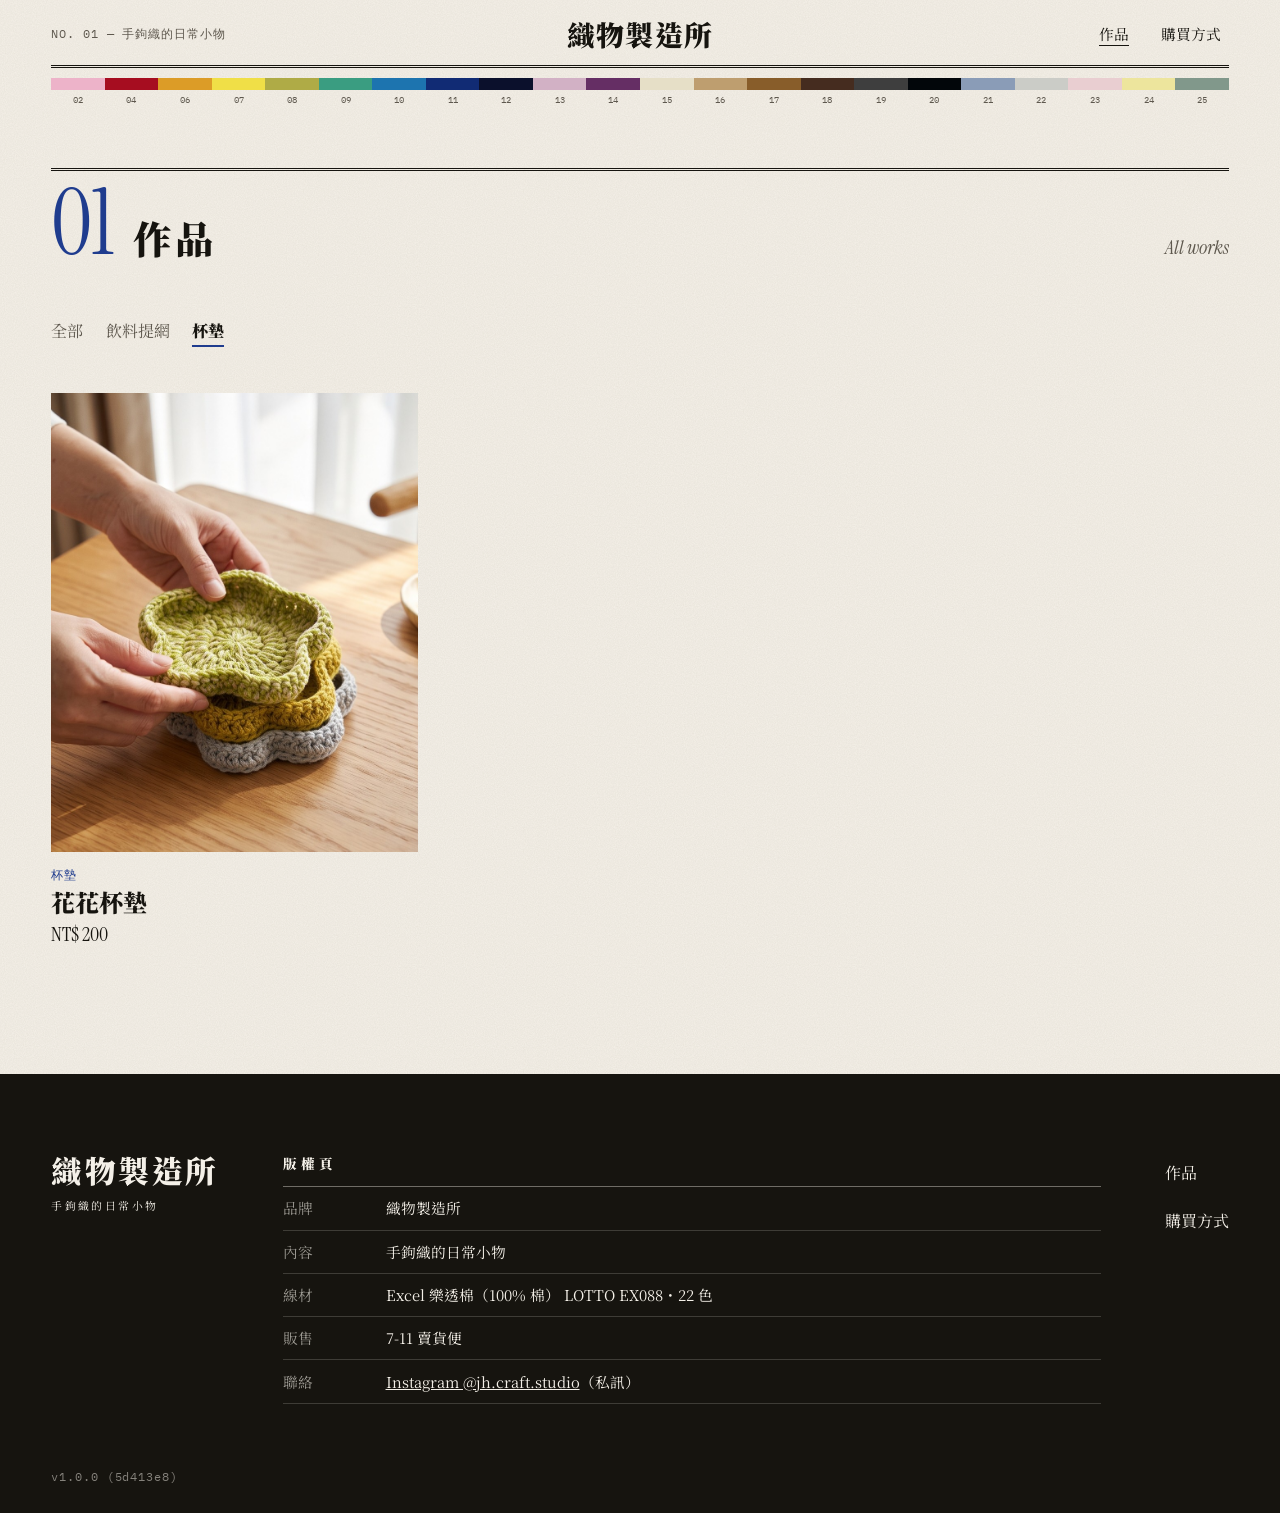
<file: products/category/杯墊/index.html>
<!DOCTYPE html>
<html lang="zh-Hant-TW">
<head>
    <meta charset="utf-8" />
    <meta name="viewport" content="width=device-width, initial-scale=1.0" />
    <title>杯墊｜作品｜織物製造所</title>
    <meta name="description" content="織物製造所的全部作品：手鉤織的飲料提網、杯墊等日常小物，每件都可以從 22 色線材挑選顏色。" />
    <meta name="author" content="織物製造所" />
    <link rel="canonical" href="https://jhcraftstudio.com/products/" />
    <meta property="og:site_name" content="織物製造所" />
    <meta property="og:locale" content="zh_TW" />
    <meta property="og:type" content="website" />
    <meta property="og:title" content="杯墊｜作品｜織物製造所" />
    <meta property="og:description" content="織物製造所的全部作品：手鉤織的飲料提網、杯墊等日常小物，每件都可以從 22 色線材挑選顏色。" />
    <meta property="og:url" content="https://jhcraftstudio.com/products/" />
    <meta property="og:image" content="https://jhcraftstudio.com/images/hero/puff-flower-lake.jpg" />
    <meta name="twitter:card" content="summary_large_image" />
    <link rel="icon" type="image/svg+xml" href="/images/brand-icon.pgxas0doo6.svg" />
    <link rel="preconnect" href="https://fonts.googleapis.com" />
    <link rel="preconnect" href="https://fonts.gstatic.com" crossorigin />
    <link href="https://fonts.googleapis.com/css2?family=Noto+Serif+TC:wght@400;600;900&family=Instrument+Serif:ital@0;1&family=IBM+Plex+Mono:wght@400;500&display=swap" rel="stylesheet" />
    <link rel="stylesheet" href="/css/site.coa2tyrrkc.css" />
    <link rel="stylesheet" href="/JenJenKnits.jk05unggzj.styles.css" />
</head>
<body>
    <a b-9eztl2mxxs class="skip-link" href="#main">跳到主要內容</a>
    <header b-9eztl2mxxs class="masthead">
        <div b-9eztl2mxxs class="wrap">
            <div b-9eztl2mxxs class="masthead-top">
                <span b-9eztl2mxxs class="mono masthead-issue">No. 01 — 手鉤織的日常小物</span>
                <a class="masthead-logo" aria-label="織物製造所首頁" href="/">織物製造所</a>
                <nav b-9eztl2mxxs class="masthead-nav" aria-label="主選單">
                    <a aria-current="page" href="/products">作品</a>
                    <a href="/#buy">購買方式</a>
                </nav>
            </div>
            <ol b-9eztl2mxxs class="colorbar" aria-hidden="true">
                    <li b-9eztl2mxxs style="--c: #edb3c9; --i: 0">02</li>
                    <li b-9eztl2mxxs style="--c: #a60d20; --i: 1">04</li>
                    <li b-9eztl2mxxs style="--c: #dc9c27; --i: 2">06</li>
                    <li b-9eztl2mxxs style="--c: #f0df47; --i: 3">07</li>
                    <li b-9eztl2mxxs style="--c: #afab46; --i: 4">08</li>
                    <li b-9eztl2mxxs style="--c: #3a9d81; --i: 5">09</li>
                    <li b-9eztl2mxxs style="--c: #1d74af; --i: 6">10</li>
                    <li b-9eztl2mxxs style="--c: #112b74; --i: 7">11</li>
                    <li b-9eztl2mxxs style="--c: #0b102c; --i: 8">12</li>
                    <li b-9eztl2mxxs style="--c: #d2b1c5; --i: 9">13</li>
                    <li b-9eztl2mxxs style="--c: #652e64; --i: 10">14</li>
                    <li b-9eztl2mxxs style="--c: #e6dfc7; --i: 11">15</li>
                    <li b-9eztl2mxxs style="--c: #be9e6f; --i: 12">16</li>
                    <li b-9eztl2mxxs style="--c: #885d2a; --i: 13">17</li>
                    <li b-9eztl2mxxs style="--c: #452c1f; --i: 14">18</li>
                    <li b-9eztl2mxxs style="--c: #3e3e3e; --i: 15">19</li>
                    <li b-9eztl2mxxs style="--c: #02060a; --i: 16">20</li>
                    <li b-9eztl2mxxs style="--c: #8a9cb7; --i: 17">21</li>
                    <li b-9eztl2mxxs style="--c: #cbccc7; --i: 18">22</li>
                    <li b-9eztl2mxxs style="--c: #e9ced1; --i: 19">23</li>
                    <li b-9eztl2mxxs style="--c: #ede59d; --i: 20">24</li>
                    <li b-9eztl2mxxs style="--c: #81988b; --i: 21">25</li>
            </ol>
        </div>
    </header>

    <main b-9eztl2mxxs id="main">
        
<section class="wrap page" aria-labelledby="page-title">
    <div class="sec-head">
        <span class="sec-no">01</span>
        <h1 id="page-title">作品</h1>
        <span class="sec-en">All works</span>
    </div>

        <nav class="filters" aria-label="依分類篩選">
            <a href="/products">全部</a>
                <a href="/products/category/%E9%A3%B2%E6%96%99%E6%8F%90%E7%B6%B2/">飲料提網</a>
                <a aria-current="page" href="/products/category/%E6%9D%AF%E5%A2%8A/">杯墊</a>
        </nav>

        <div class="catalog">
                
<a class="product-card" href="/products/floral-coaster">
    <span class="product-card-media">
        <img src="/products/floral-coaster/cover.jpg" alt="桌上那朵有點厚度的小花，是托住咖啡的專屬杯墊，也是隨手收留零散小物的可愛角落，為你的日常添一點慵懶的手作溫度 &#x1F33F;" loading="lazy"
             style="view-transition-name: product-floral-coaster" />
            <img class="product-card-hover" src="/products/floral-coaster/01.jpg" alt="" loading="lazy" />
    </span>
        <span class="mono product-card-meta">杯墊</span>
    <span class="product-card-name">花花杯墊</span>
        <span class="price">NT$ 200</span>
</a>

        </div>
</section>

    </main>

    <footer b-9eztl2mxxs class="colophon">
        <div b-9eztl2mxxs class="wrap">
            <div b-9eztl2mxxs class="colophon-grid">
                <a class="colophon-logo" aria-label="織物製造所首頁" href="/">織物製造所<span b-9eztl2mxxs aria-hidden="true">手鉤織的日常小物</span></a>
                <div b-9eztl2mxxs>
                    <h2 b-9eztl2mxxs>版權頁</h2>
                    <dl b-9eztl2mxxs>
                        <div b-9eztl2mxxs><dt b-9eztl2mxxs>品牌</dt><dd b-9eztl2mxxs>織物製造所</dd></div>
                        <div b-9eztl2mxxs><dt b-9eztl2mxxs>內容</dt><dd b-9eztl2mxxs>手鉤織的日常小物</dd></div>
                        <div b-9eztl2mxxs><dt b-9eztl2mxxs>線材</dt><dd b-9eztl2mxxs><span b-9eztl2mxxs class="keep">Excel 樂透棉（100% 棉）</span> <span b-9eztl2mxxs class="keep">LOTTO EX088・22 色</span></dd></div>
                        <div b-9eztl2mxxs><dt b-9eztl2mxxs>販售</dt><dd b-9eztl2mxxs>7-11 賣貨便</dd></div>
                            <div b-9eztl2mxxs><dt b-9eztl2mxxs>聯絡</dt><dd b-9eztl2mxxs><a b-9eztl2mxxs href="https://www.instagram.com/jh.craft.studio/" target="_blank" rel="noopener noreferrer">Instagram @jh.craft.studio</a>（私訊）</dd></div>
                    </dl>
                </div>
                <nav b-9eztl2mxxs class="colophon-nav" aria-label="頁尾選單">
                    <a href="/products">作品</a>
                    <a href="/#buy">購買方式</a>
                </nav>
            </div>
            <p b-9eztl2mxxs class="mono version">v1.0.0 (5d413e8)</p>
        </div>
    </footer>

    <script src="/js/site.shkjs99pt4.js"></script>
    
</body>
</html>
</file>
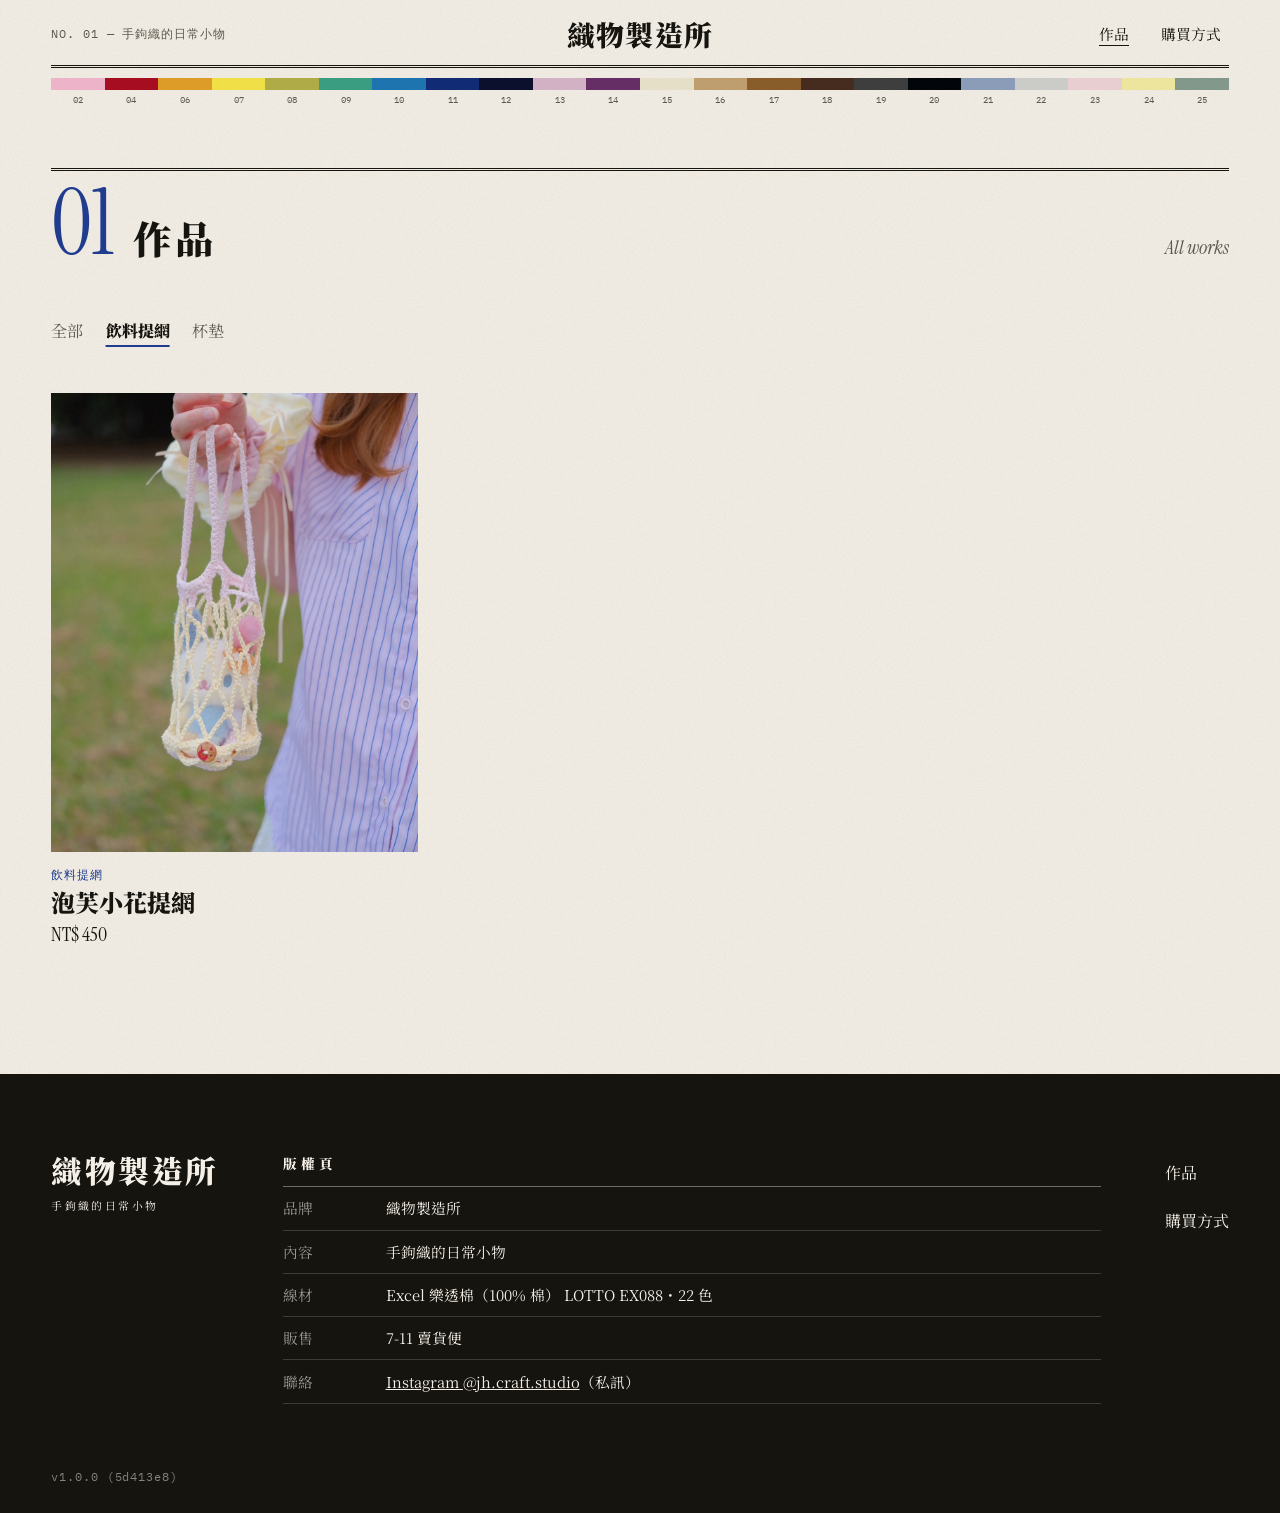
<file: products/category/飲料提網/index.html>
<!DOCTYPE html>
<html lang="zh-Hant-TW">
<head>
    <meta charset="utf-8" />
    <meta name="viewport" content="width=device-width, initial-scale=1.0" />
    <title>飲料提網｜作品｜織物製造所</title>
    <meta name="description" content="織物製造所的全部作品：手鉤織的飲料提網、杯墊等日常小物，每件都可以從 22 色線材挑選顏色。" />
    <meta name="author" content="織物製造所" />
    <link rel="canonical" href="https://jhcraftstudio.com/products/" />
    <meta property="og:site_name" content="織物製造所" />
    <meta property="og:locale" content="zh_TW" />
    <meta property="og:type" content="website" />
    <meta property="og:title" content="飲料提網｜作品｜織物製造所" />
    <meta property="og:description" content="織物製造所的全部作品：手鉤織的飲料提網、杯墊等日常小物，每件都可以從 22 色線材挑選顏色。" />
    <meta property="og:url" content="https://jhcraftstudio.com/products/" />
    <meta property="og:image" content="https://jhcraftstudio.com/images/hero/puff-flower-lake.jpg" />
    <meta name="twitter:card" content="summary_large_image" />
    <link rel="icon" type="image/svg+xml" href="/images/brand-icon.pgxas0doo6.svg" />
    <link rel="preconnect" href="https://fonts.googleapis.com" />
    <link rel="preconnect" href="https://fonts.gstatic.com" crossorigin />
    <link href="https://fonts.googleapis.com/css2?family=Noto+Serif+TC:wght@400;600;900&family=Instrument+Serif:ital@0;1&family=IBM+Plex+Mono:wght@400;500&display=swap" rel="stylesheet" />
    <link rel="stylesheet" href="/css/site.coa2tyrrkc.css" />
    <link rel="stylesheet" href="/JenJenKnits.jk05unggzj.styles.css" />
</head>
<body>
    <a b-9eztl2mxxs class="skip-link" href="#main">跳到主要內容</a>
    <header b-9eztl2mxxs class="masthead">
        <div b-9eztl2mxxs class="wrap">
            <div b-9eztl2mxxs class="masthead-top">
                <span b-9eztl2mxxs class="mono masthead-issue">No. 01 — 手鉤織的日常小物</span>
                <a class="masthead-logo" aria-label="織物製造所首頁" href="/">織物製造所</a>
                <nav b-9eztl2mxxs class="masthead-nav" aria-label="主選單">
                    <a aria-current="page" href="/products">作品</a>
                    <a href="/#buy">購買方式</a>
                </nav>
            </div>
            <ol b-9eztl2mxxs class="colorbar" aria-hidden="true">
                    <li b-9eztl2mxxs style="--c: #edb3c9; --i: 0">02</li>
                    <li b-9eztl2mxxs style="--c: #a60d20; --i: 1">04</li>
                    <li b-9eztl2mxxs style="--c: #dc9c27; --i: 2">06</li>
                    <li b-9eztl2mxxs style="--c: #f0df47; --i: 3">07</li>
                    <li b-9eztl2mxxs style="--c: #afab46; --i: 4">08</li>
                    <li b-9eztl2mxxs style="--c: #3a9d81; --i: 5">09</li>
                    <li b-9eztl2mxxs style="--c: #1d74af; --i: 6">10</li>
                    <li b-9eztl2mxxs style="--c: #112b74; --i: 7">11</li>
                    <li b-9eztl2mxxs style="--c: #0b102c; --i: 8">12</li>
                    <li b-9eztl2mxxs style="--c: #d2b1c5; --i: 9">13</li>
                    <li b-9eztl2mxxs style="--c: #652e64; --i: 10">14</li>
                    <li b-9eztl2mxxs style="--c: #e6dfc7; --i: 11">15</li>
                    <li b-9eztl2mxxs style="--c: #be9e6f; --i: 12">16</li>
                    <li b-9eztl2mxxs style="--c: #885d2a; --i: 13">17</li>
                    <li b-9eztl2mxxs style="--c: #452c1f; --i: 14">18</li>
                    <li b-9eztl2mxxs style="--c: #3e3e3e; --i: 15">19</li>
                    <li b-9eztl2mxxs style="--c: #02060a; --i: 16">20</li>
                    <li b-9eztl2mxxs style="--c: #8a9cb7; --i: 17">21</li>
                    <li b-9eztl2mxxs style="--c: #cbccc7; --i: 18">22</li>
                    <li b-9eztl2mxxs style="--c: #e9ced1; --i: 19">23</li>
                    <li b-9eztl2mxxs style="--c: #ede59d; --i: 20">24</li>
                    <li b-9eztl2mxxs style="--c: #81988b; --i: 21">25</li>
            </ol>
        </div>
    </header>

    <main b-9eztl2mxxs id="main">
        
<section class="wrap page" aria-labelledby="page-title">
    <div class="sec-head">
        <span class="sec-no">01</span>
        <h1 id="page-title">作品</h1>
        <span class="sec-en">All works</span>
    </div>

        <nav class="filters" aria-label="依分類篩選">
            <a href="/products">全部</a>
                <a aria-current="page" href="/products/category/%E9%A3%B2%E6%96%99%E6%8F%90%E7%B6%B2/">飲料提網</a>
                <a href="/products/category/%E6%9D%AF%E5%A2%8A/">杯墊</a>
        </nav>

        <div class="catalog">
                
<a class="product-card" href="/products/puff-flower-net">
    <span class="product-card-media">
        <img src="/products/puff-flower-net/cover.jpg" alt="提著水壺出門，不用時收進花朵底座，扣上木釦就是一朵小花吊飾，掛在包包上隨身帶著走 ~" loading="lazy"
             style="view-transition-name: product-puff-flower-net" />
            <img class="product-card-hover" src="/products/puff-flower-net/01.jpg" alt="" loading="lazy" />
    </span>
        <span class="mono product-card-meta">飲料提網</span>
    <span class="product-card-name">泡芙小花提網</span>
        <span class="price">NT$ 450</span>
</a>

        </div>
</section>

    </main>

    <footer b-9eztl2mxxs class="colophon">
        <div b-9eztl2mxxs class="wrap">
            <div b-9eztl2mxxs class="colophon-grid">
                <a class="colophon-logo" aria-label="織物製造所首頁" href="/">織物製造所<span b-9eztl2mxxs aria-hidden="true">手鉤織的日常小物</span></a>
                <div b-9eztl2mxxs>
                    <h2 b-9eztl2mxxs>版權頁</h2>
                    <dl b-9eztl2mxxs>
                        <div b-9eztl2mxxs><dt b-9eztl2mxxs>品牌</dt><dd b-9eztl2mxxs>織物製造所</dd></div>
                        <div b-9eztl2mxxs><dt b-9eztl2mxxs>內容</dt><dd b-9eztl2mxxs>手鉤織的日常小物</dd></div>
                        <div b-9eztl2mxxs><dt b-9eztl2mxxs>線材</dt><dd b-9eztl2mxxs><span b-9eztl2mxxs class="keep">Excel 樂透棉（100% 棉）</span> <span b-9eztl2mxxs class="keep">LOTTO EX088・22 色</span></dd></div>
                        <div b-9eztl2mxxs><dt b-9eztl2mxxs>販售</dt><dd b-9eztl2mxxs>7-11 賣貨便</dd></div>
                            <div b-9eztl2mxxs><dt b-9eztl2mxxs>聯絡</dt><dd b-9eztl2mxxs><a b-9eztl2mxxs href="https://www.instagram.com/jh.craft.studio/" target="_blank" rel="noopener noreferrer">Instagram @jh.craft.studio</a>（私訊）</dd></div>
                    </dl>
                </div>
                <nav b-9eztl2mxxs class="colophon-nav" aria-label="頁尾選單">
                    <a href="/products">作品</a>
                    <a href="/#buy">購買方式</a>
                </nav>
            </div>
            <p b-9eztl2mxxs class="mono version">v1.0.0 (5d413e8)</p>
        </div>
    </footer>

    <script src="/js/site.shkjs99pt4.js"></script>
    
</body>
</html>
</file>
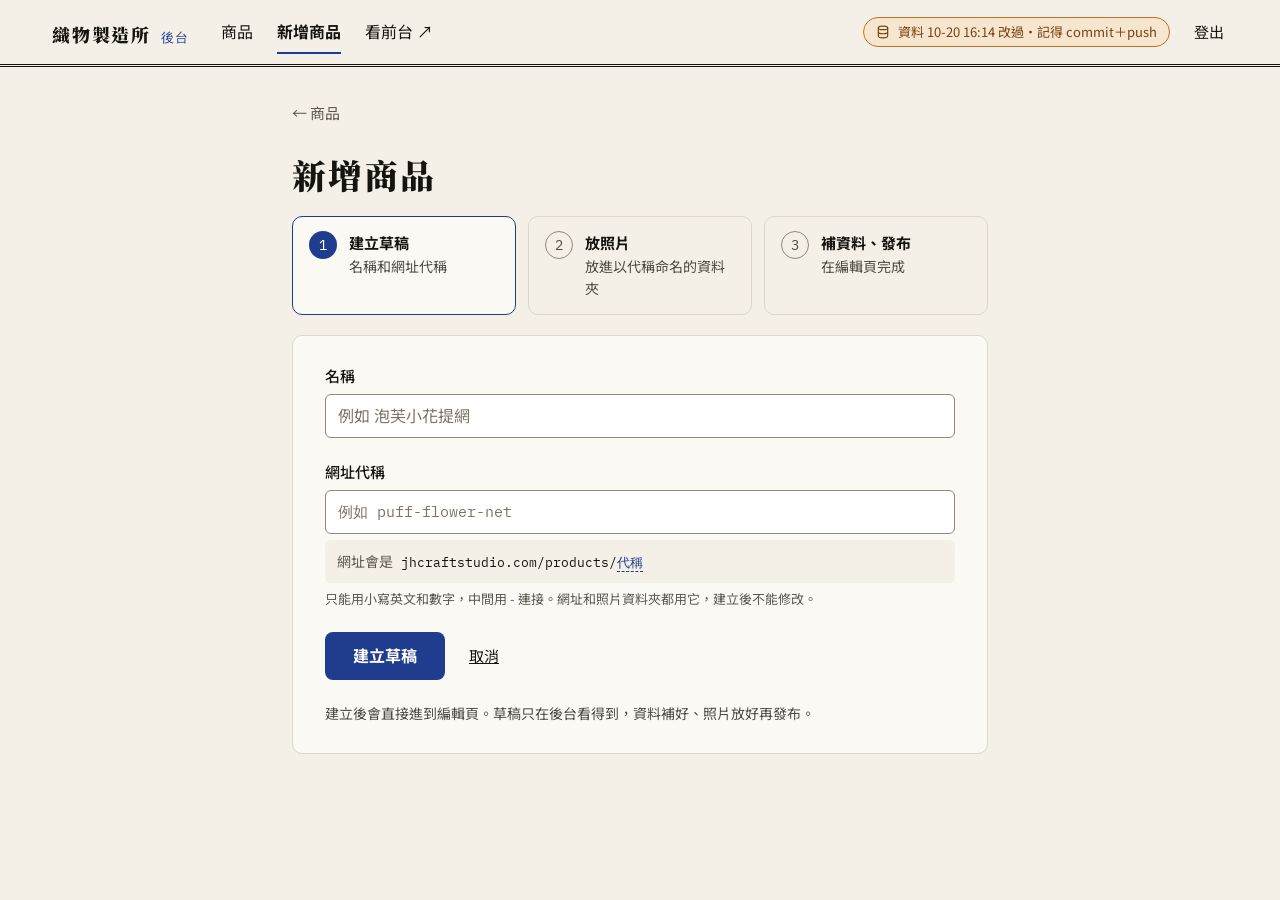
<file: docs/design/admin-redesign/create.html>
<!doctype html>
<html lang="zh-Hant-TW">
<head>
<meta charset="utf-8">
<meta name="viewport" content="width=device-width, initial-scale=1">
<title>後台：新增商品（樣稿）</title>
<link href="https://fonts.googleapis.com/css2?family=Noto+Serif+TC:wght@600;900&amp;family=Noto+Sans+TC:wght@400;500;700&amp;family=IBM+Plex+Mono:wght@400;500&amp;display=swap" rel="stylesheet">
<style>
body{margin:0;background:#f4f0e8;color:#16140f;font-family:"Noto Sans TC",system-ui,sans-serif}
a{color:#16140f}a:hover{color:#1f3c8e}
button,input{font:inherit;color:inherit}
input::placeholder{color:#7a7366}
input:focus-visible,button:focus-visible,a:focus-visible{outline:3px solid #1f3c8e;outline-offset:2px}
</style>
</head>
<body>
<div style="min-height: 100vh; background: #f4f0e8; color: #16140f; font-family: 'Noto Sans TC', system-ui, sans-serif; font-size: 16px; line-height: 1.6;">

  <header style="border-bottom: 3px double #16140f;">
    <div style="max-width: 1240px; margin: 0 auto; padding: 0 32px; box-sizing: border-box; display: flex; flex-wrap: wrap; align-items: center; gap: 4px 32px; min-height: 64px;">
      <a href="list.html" style="display: inline-flex; align-items: baseline; gap: 10px; min-height: 44px; padding-top: 10px; box-sizing: border-box; text-decoration: none; font-family: 'Noto Serif TC', serif; font-weight: 900; font-size: 18px; letter-spacing: 0.1em;">織物製造所 <span style="font-family: 'IBM Plex Mono', monospace; font-weight: 500; font-size: 13px; letter-spacing: 0.08em; color: #1f3c8e;">後台</span></a>
      <nav aria-label="後台選單" style="display: flex; flex-wrap: wrap; align-items: center; gap: 0 24px; flex-grow: 1;">
        <a href="list.html" style="display: inline-flex; align-items: center; min-height: 44px; text-decoration: none;">商品</a>
        <a href="create.html" aria-current="page" style="display: inline-flex; align-items: center; min-height: 44px; text-decoration: none; font-weight: 700; box-shadow: inset 0 -2px 0 #1f3c8e;">新增商品</a>
        <a href="https://jhcraftstudio.com/" style="display: inline-flex; align-items: center; min-height: 44px; text-decoration: none;">看前台 ↗</a>
      </nav>
      <div style="display: flex; flex-wrap: wrap; align-items: center; gap: 4px 20px;">
        <span style="display: inline-flex; align-items: center; gap: 8px; padding: 4px 12px; border: 1px solid #b5741f; border-radius: 999px; background: #f7e6cf; color: #7a420c; font-size: 13px;">
          <svg width="14" height="14" viewBox="0 0 24 24" fill="none" stroke="currentColor" stroke-width="2" stroke-linecap="round" stroke-linejoin="round" aria-hidden="true"><ellipse cx="12" cy="5" rx="8" ry="3"></ellipse><path d="M4 5v14c0 1.7 3.6 3 8 3s8-1.3 8-3V5"></path><path d="M4 12c0 1.7 3.6 3 8 3s8-1.3 8-3"></path></svg>
          資料 10-20 16:14 改過・記得 commit＋push
        </span>
        <button type="button" style="min-height: 44px; padding: 0 4px; border: 0; background: none; cursor: pointer; font-size: 15px;">登出</button>
      </div>
    </div>
  </header>

  <main style="max-width: 760px; margin: 0 auto; padding: 24px 32px 96px; box-sizing: border-box; display: flex; flex-direction: column; gap: 20px;">

    <a href="list.html" style="align-self: flex-start; display: inline-flex; align-items: center; min-height: 44px; text-decoration: none; color: #5e584e; font-size: 15px;">← 商品</a>

    <h1 style="margin: 0; font-family: 'Noto Serif TC', serif; font-weight: 900; font-size: 34px; line-height: 1.2; letter-spacing: 0.06em;">新增商品</h1>

    <ol aria-label="上架步驟" style="margin: 0; padding: 0; list-style: none; display: flex; flex-wrap: wrap; gap: 12px;">
      <li aria-current="step" style="flex: 1 1 180px; display: flex; gap: 12px; padding: 14px 16px; border: 1.5px solid #1f3c8e; border-radius: 10px; background: #fbf9f4;">
        <span style="flex-shrink: 0; width: 28px; height: 28px; border-radius: 50%; background: #1f3c8e; color: #ffffff; display: flex; align-items: center; justify-content: center; font-family: 'IBM Plex Mono', monospace; font-size: 14px;">1</span>
        <span style="display: flex; flex-direction: column; font-size: 14px; color: #4f4a41;"><strong style="font-size: 15px; color: #16140f;">建立草稿</strong>名稱和網址代稱</span>
      </li>
      <li style="flex: 1 1 180px; display: flex; gap: 12px; padding: 14px 16px; border: 1px solid #ddd7cb; border-radius: 10px;">
        <span style="flex-shrink: 0; width: 28px; height: 28px; border-radius: 50%; border: 1px solid #8f887b; display: flex; align-items: center; justify-content: center; box-sizing: border-box; font-family: 'IBM Plex Mono', monospace; font-size: 14px; color: #4f4a41;">2</span>
        <span style="display: flex; flex-direction: column; font-size: 14px; color: #4f4a41;"><strong style="font-size: 15px; color: #16140f;">放照片</strong>放進以代稱命名的資料夾</span>
      </li>
      <li style="flex: 1 1 180px; display: flex; gap: 12px; padding: 14px 16px; border: 1px solid #ddd7cb; border-radius: 10px;">
        <span style="flex-shrink: 0; width: 28px; height: 28px; border-radius: 50%; border: 1px solid #8f887b; display: flex; align-items: center; justify-content: center; box-sizing: border-box; font-family: 'IBM Plex Mono', monospace; font-size: 14px; color: #4f4a41;">3</span>
        <span style="display: flex; flex-direction: column; font-size: 14px; color: #4f4a41;"><strong style="font-size: 15px; color: #16140f;">補資料、發布</strong>在編輯頁完成</span>
      </li>
    </ol>

    <form style="background: #fbf9f4; border: 1px solid #ddd7cb; border-radius: 10px; padding: 28px 32px; display: flex; flex-direction: column; gap: 22px;">
      <label style="display: flex; flex-direction: column; gap: 6px;">
        <span style="font-weight: 500; font-size: 15px;">名稱</span>
        <input placeholder="例如 泡芙小花提網" style="min-height: 44px; padding: 8px 12px; box-sizing: border-box; border: 1px solid #8f887b; border-radius: 6px; background: #ffffff; font-size: 16px;">
      </label>

      <div style="display: flex; flex-direction: column; gap: 6px;">
        <label for="new-slug" style="font-weight: 500; font-size: 15px;">網址代稱</label>
        <input id="new-slug" placeholder="例如 puff-flower-net" autocapitalize="off" spellcheck="false" aria-describedby="new-slug-hint" style="min-height: 44px; padding: 8px 12px; box-sizing: border-box; border: 1px solid #8f887b; border-radius: 6px; background: #ffffff; font-family: 'IBM Plex Mono', monospace; font-size: 15px;">
        <div style="display: flex; flex-wrap: wrap; align-items: baseline; gap: 4px 8px; padding: 10px 12px; border-radius: 6px; background: #f4f0e8; font-size: 14px;">
          <span style="color: #5e584e;">網址會是</span>
          <span style="font-family: 'IBM Plex Mono', monospace; font-size: 13px; overflow-wrap: anywhere;">jhcraftstudio.com/products/<span style="color: #1f3c8e; border-bottom: 1px dashed #1f3c8e;">代稱</span></span>
        </div>
        <small id="new-slug-hint" style="color: #5e584e; font-size: 13px;">只能用小寫英文和數字，中間用 - 連接。網址和照片資料夾都用它，建立後不能修改。</small>
      </div>

      <div style="display: flex; flex-wrap: wrap; align-items: center; gap: 12px 24px;">
        <button type="submit" style="min-height: 48px; padding: 0 28px; border: 0; border-radius: 8px; background: #1f3c8e; color: #ffffff; cursor: pointer; font-weight: 700; font-size: 16px;">建立草稿</button>
        <a href="list.html" style="display: inline-flex; align-items: center; min-height: 44px; font-size: 15px;">取消</a>
      </div>
      <p style="margin: 0; font-size: 14px; color: #4f4a41;">建立後會直接進到編輯頁。草稿只在後台看得到，資料補好、照片放好再發布。</p>
    </form>
  </main>
</div>

</body>
</html>
</file>
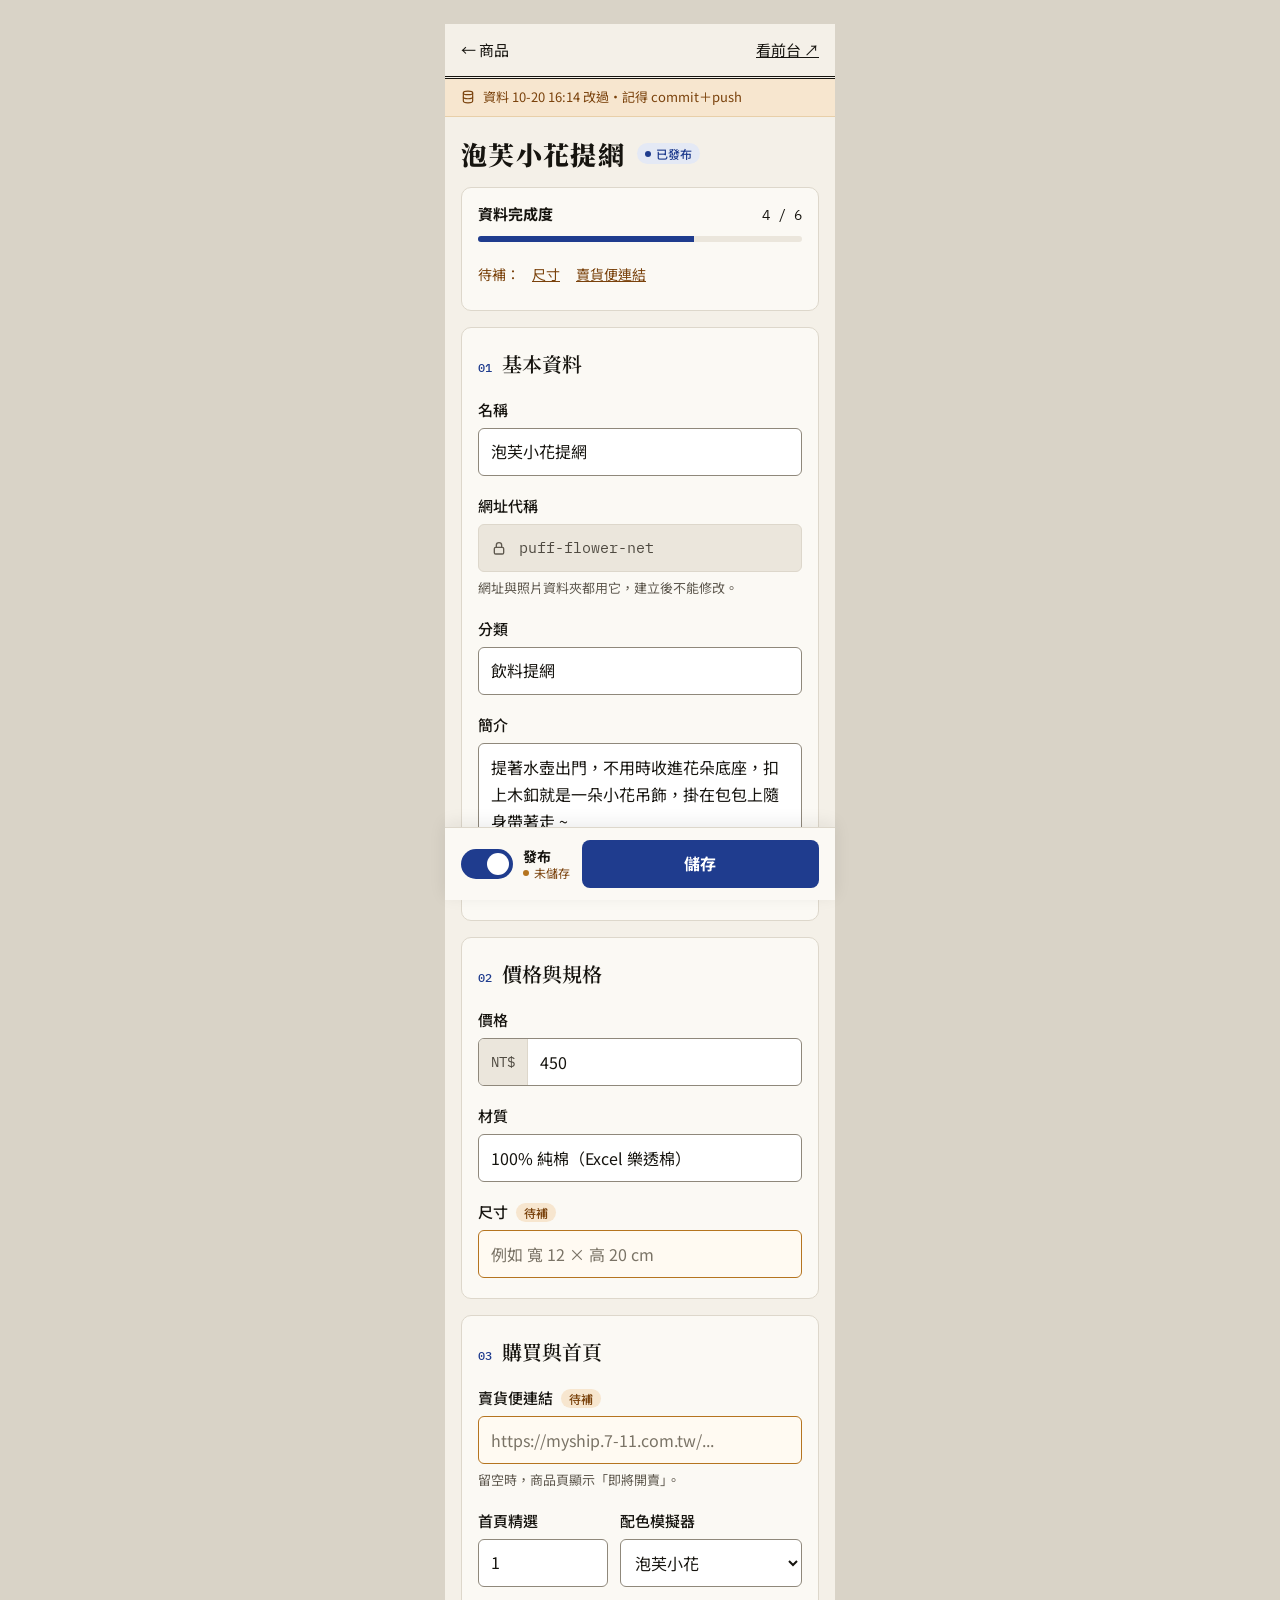
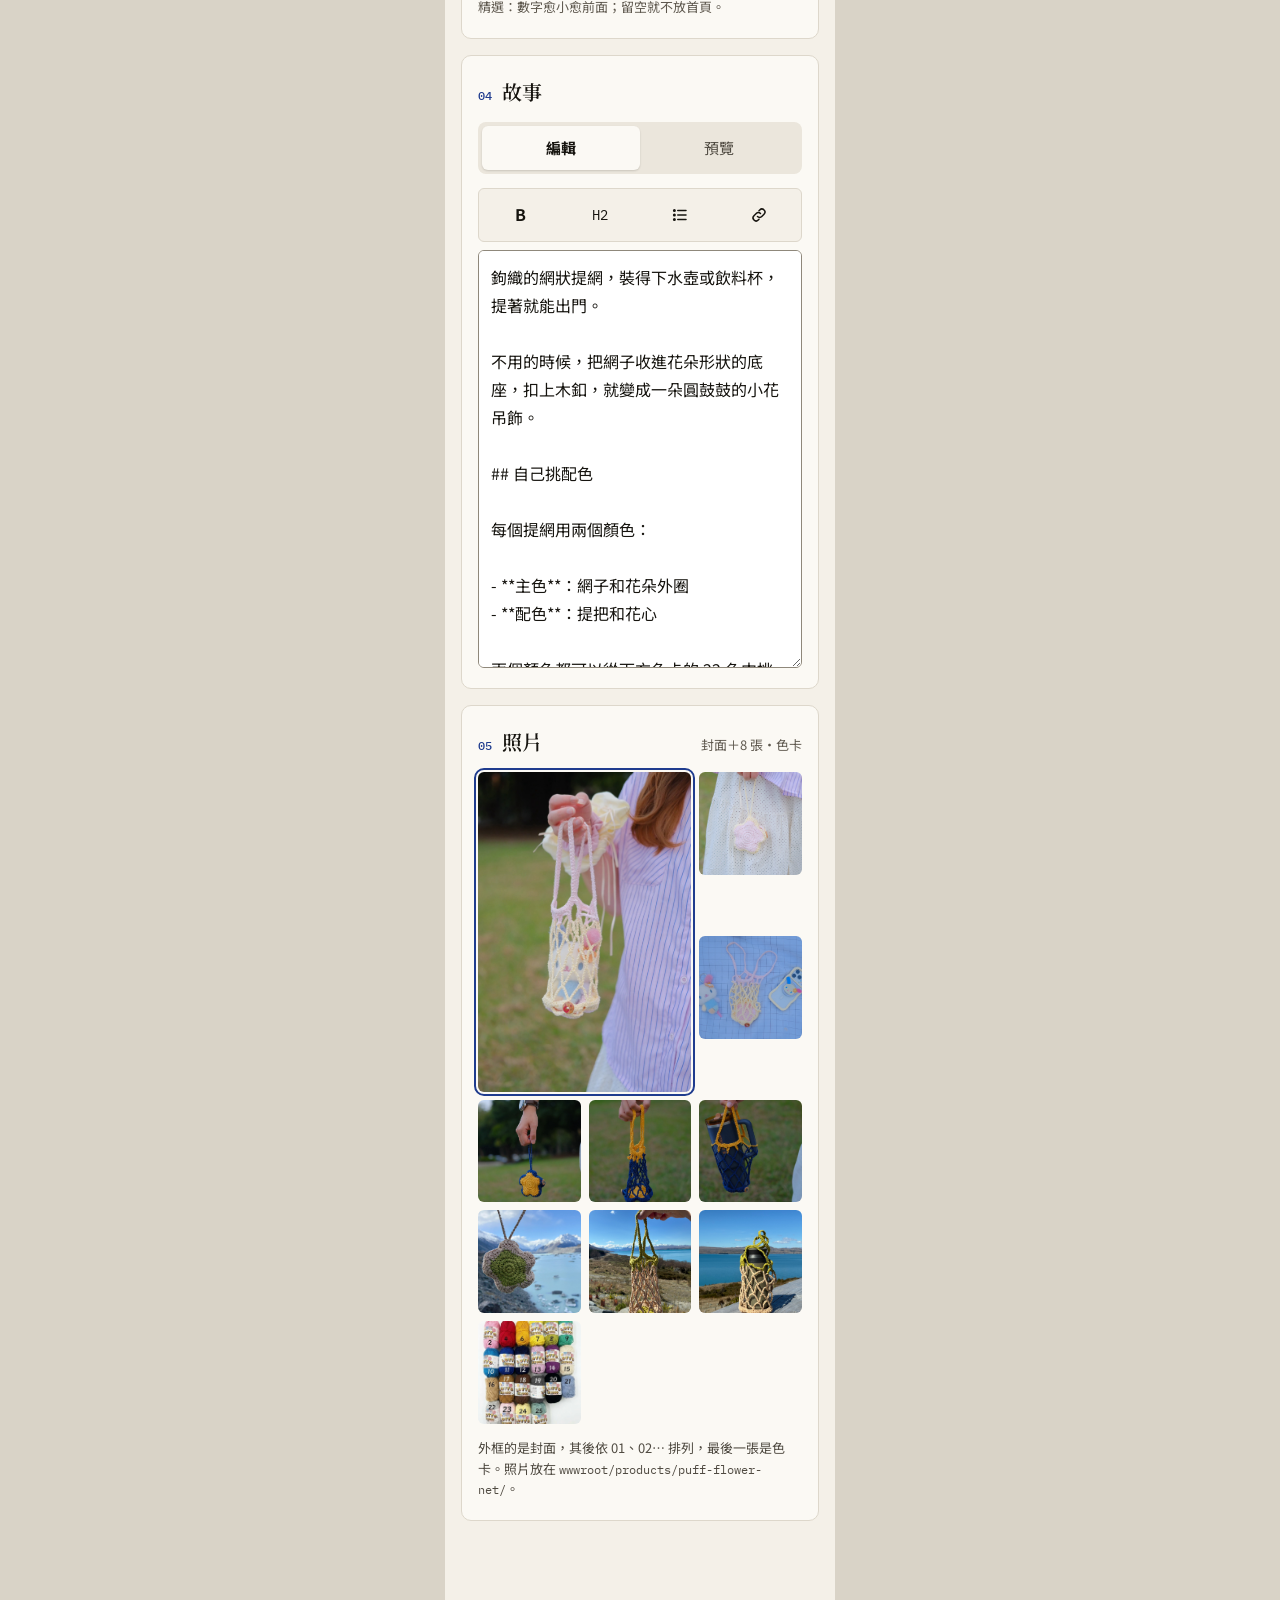
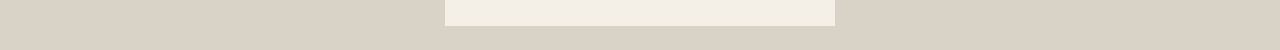
<file: docs/design/admin-redesign/edit-phone.html>
<!doctype html>
<html lang="zh-Hant-TW">
<head>
<meta charset="utf-8">
<meta name="viewport" content="width=device-width, initial-scale=1">
<title>後台：編輯商品（手機）（樣稿）</title>
<link href="https://fonts.googleapis.com/css2?family=Noto+Serif+TC:wght@600;900&amp;family=Noto+Sans+TC:wght@400;500;700&amp;family=IBM+Plex+Mono:wght@400;500&amp;display=swap" rel="stylesheet">
<style>
body{margin:0;background:#f4f0e8;color:#16140f;font-family:"Noto Sans TC",system-ui,sans-serif}
a{color:#16140f}a:hover{color:#1f3c8e}
button,input,select,textarea{font:inherit;color:inherit}
input::placeholder,textarea::placeholder{color:#7a7366}
input:focus-visible,select:focus-visible,textarea:focus-visible,button:focus-visible,a:focus-visible{outline:3px solid #1f3c8e;outline-offset:2px}
</style>
<style>body{display:flex;justify-content:center;padding:24px 0;background:#d9d3c7}</style>
</head>
<body>
<div style="width: 390px; min-height: 3200px; box-sizing: border-box; display: flex; flex-direction: column; background: #f4f0e8; color: #16140f; font-family: 'Noto Sans TC', system-ui, sans-serif; font-size: 16px; line-height: 1.6;">

  <header style="border-bottom: 3px double #16140f; padding: 0 16px; display: flex; align-items: center; justify-content: space-between; min-height: 52px;">
    <a href="list-phone.html" style="display: inline-flex; align-items: center; min-height: 44px; text-decoration: none; font-size: 15px;">← 商品</a>
    <a href="https://jhcraftstudio.com/products/puff-flower-net/" style="display: inline-flex; align-items: center; min-height: 44px; font-size: 15px;">看前台 ↗</a>
  </header>

  <p style="margin: 0; display: flex; align-items: center; gap: 8px; padding: 8px 16px; background: #f7e6cf; color: #7a420c; font-size: 13px; border-bottom: 1px solid #e8cfa9;">
    <svg width="14" height="14" viewBox="0 0 24 24" fill="none" stroke="currentColor" stroke-width="2" stroke-linecap="round" stroke-linejoin="round" aria-hidden="true"><ellipse cx="12" cy="5" rx="8" ry="3"></ellipse><path d="M4 5v14c0 1.7 3.6 3 8 3s8-1.3 8-3V5"></path><path d="M4 12c0 1.7 3.6 3 8 3s8-1.3 8-3"></path></svg>
    資料 10-20 16:14 改過・記得 commit＋push
  </p>

  <main style="flex-grow: 1; padding: 20px 16px 32px; display: flex; flex-direction: column; gap: 16px;">

    <div style="display: flex; flex-wrap: wrap; align-items: center; gap: 8px 12px;">
      <h1 style="margin: 0; font-family: 'Noto Serif TC', serif; font-weight: 900; font-size: 26px; line-height: 1.3; letter-spacing: 0.05em;">泡芙小花提網</h1>
      <span style="display: inline-flex; align-items: center; gap: 5px; padding: 1px 8px; border-radius: 999px; background: #e4e9f5; color: #1f3c8e; font-size: 12px; font-weight: 500;"><span style="width: 6px; height: 6px; border-radius: 50%; background: #1f3c8e;"></span>已發布</span>
    </div>

    <div style="padding: 14px 16px; border: 1px solid #ddd7cb; border-radius: 10px; background: #fbf9f4; display: flex; flex-direction: column; gap: 10px;">
      <div style="display: flex; align-items: baseline; justify-content: space-between;">
        <span style="font-weight: 700; font-size: 15px;">資料完成度</span>
        <span style="font-family: 'IBM Plex Mono', monospace; font-size: 14px;">4 / 6</span>
      </div>
      <div style="height: 6px; border-radius: 999px; background: #ebe6dc; overflow: hidden;"><div style="width: 66.7%; height: 100%; background: #1f3c8e;"></div></div>
      <div style="display: flex; flex-wrap: wrap; align-items: center; gap: 4px 8px; font-size: 14px;">
        <span style="color: #7a420c;">待補：</span>
        <a href="#m-dimensions" style="display: inline-flex; align-items: center; min-height: 44px; padding: 0 4px; color: #7a420c;">尺寸</a>
        <a href="#m-buy-url" style="display: inline-flex; align-items: center; min-height: 44px; padding: 0 4px; color: #7a420c;">賣貨便連結</a>
      </div>
    </div>

    <form style="display: flex; flex-direction: column; gap: 16px;">

      <section aria-labelledby="m-basic" style="background: #fbf9f4; border: 1px solid #ddd7cb; border-radius: 10px; padding: 20px 16px; display: flex; flex-direction: column; gap: 18px;">
        <h2 id="m-basic" style="margin: 0; display: flex; align-items: baseline; gap: 10px; font-family: 'Noto Serif TC', serif; font-weight: 600; font-size: 20px;"><span style="font-family: 'IBM Plex Mono', monospace; font-weight: 500; font-size: 12px; color: #1f3c8e;">01</span>基本資料</h2>
        <label style="display: flex; flex-direction: column; gap: 6px;">
          <span style="font-weight: 500; font-size: 15px;">名稱</span>
          <input value="泡芙小花提網" style="min-height: 48px; padding: 8px 12px; box-sizing: border-box; border: 1px solid #8f887b; border-radius: 6px; background: #ffffff; font-size: 16px;">
        </label>
        <div style="display: flex; flex-direction: column; gap: 6px;">
          <label for="m-slug" style="font-weight: 500; font-size: 15px;">網址代稱</label>
          <div style="display: flex; align-items: center; gap: 10px; min-height: 48px; padding: 0 12px; box-sizing: border-box; border: 1px solid #ddd7cb; border-radius: 6px; background: #ebe6dc;">
            <svg width="16" height="16" viewBox="0 0 24 24" fill="none" stroke="#5e584e" stroke-width="2" stroke-linecap="round" stroke-linejoin="round" aria-hidden="true"><rect x="5" y="11" width="14" height="10" rx="2"></rect><path d="M8 11V8a4 4 0 0 1 8 0v3"></path></svg>
            <input id="m-slug" value="puff-flower-net" readonly="readonly" style="flex-grow: 1; min-width: 0; border: 0; background: transparent; font-family: 'IBM Plex Mono', monospace; font-size: 15px; color: #4f4a41;">
          </div>
          <small style="color: #5e584e; font-size: 13px;">網址與照片資料夾都用它，建立後不能修改。</small>
        </div>
        <label style="display: flex; flex-direction: column; gap: 6px;">
          <span style="font-weight: 500; font-size: 15px;">分類</span>
          <input value="飲料提網" style="min-height: 48px; padding: 8px 12px; box-sizing: border-box; border: 1px solid #8f887b; border-radius: 6px; background: #ffffff; font-size: 16px;">
        </label>
        <label style="display: flex; flex-direction: column; gap: 6px;">
          <span style="font-weight: 500; font-size: 15px;">簡介</span>
          <textarea rows="4" style="padding: 10px 12px; box-sizing: border-box; border: 1px solid #8f887b; border-radius: 6px; background: #ffffff; font-size: 16px; line-height: 1.7; resize: vertical;">提著水壺出門，不用時收進花朵底座，扣上木釦就是一朵小花吊飾，掛在包包上隨身帶著走 ~</textarea>
          <small style="color: #5e584e; font-size: 13px;">顯示在商品頁名稱下方與首頁。</small>
        </label>
      </section>

      <section aria-labelledby="m-spec" style="background: #fbf9f4; border: 1px solid #ddd7cb; border-radius: 10px; padding: 20px 16px; display: flex; flex-direction: column; gap: 18px;">
        <h2 id="m-spec" style="margin: 0; display: flex; align-items: baseline; gap: 10px; font-family: 'Noto Serif TC', serif; font-weight: 600; font-size: 20px;"><span style="font-family: 'IBM Plex Mono', monospace; font-weight: 500; font-size: 12px; color: #1f3c8e;">02</span>價格與規格</h2>
        <div style="display: flex; flex-direction: column; gap: 6px;">
          <label for="m-price" style="font-weight: 500; font-size: 15px;">價格</label>
          <div style="display: flex; align-items: center; min-height: 48px; box-sizing: border-box; border: 1px solid #8f887b; border-radius: 6px; background: #ffffff; overflow: hidden;">
            <span style="align-self: stretch; display: flex; align-items: center; padding: 0 12px; background: #ebe6dc; border-right: 1px solid #ddd7cb; font-family: 'IBM Plex Mono', monospace; font-size: 14px; color: #4f4a41;">NT$</span>
            <input id="m-price" value="450" inputmode="numeric" style="flex-grow: 1; min-width: 0; padding: 8px 12px; border: 0; background: transparent; font-size: 16px;">
          </div>
        </div>
        <label style="display: flex; flex-direction: column; gap: 6px;">
          <span style="font-weight: 500; font-size: 15px;">材質</span>
          <input value="100% 純棉（Excel 樂透棉）" style="min-height: 48px; padding: 8px 12px; box-sizing: border-box; border: 1px solid #8f887b; border-radius: 6px; background: #ffffff; font-size: 16px;">
        </label>
        <div id="m-dimensions" style="display: flex; flex-direction: column; gap: 6px;">
          <label for="m-dim" style="display: flex; align-items: center; gap: 8px; font-weight: 500; font-size: 15px;">尺寸 <span style="padding: 0 8px; border-radius: 999px; background: #f7e6cf; color: #7a420c; font-size: 12px;">待補</span></label>
          <input id="m-dim" placeholder="例如 寬 12 × 高 20 cm" style="min-height: 48px; padding: 8px 12px; box-sizing: border-box; border: 1.5px solid #b5741f; border-radius: 6px; background: #fffaf2; font-size: 16px;">
        </div>
      </section>

      <section aria-labelledby="m-buy" style="background: #fbf9f4; border: 1px solid #ddd7cb; border-radius: 10px; padding: 20px 16px; display: flex; flex-direction: column; gap: 18px;">
        <h2 id="m-buy" style="margin: 0; display: flex; align-items: baseline; gap: 10px; font-family: 'Noto Serif TC', serif; font-weight: 600; font-size: 20px;"><span style="font-family: 'IBM Plex Mono', monospace; font-weight: 500; font-size: 12px; color: #1f3c8e;">03</span>購買與首頁</h2>
        <div id="m-buy-url" style="display: flex; flex-direction: column; gap: 6px;">
          <label for="m-buy-input" style="display: flex; align-items: center; gap: 8px; font-weight: 500; font-size: 15px;">賣貨便連結 <span style="padding: 0 8px; border-radius: 999px; background: #f7e6cf; color: #7a420c; font-size: 12px;">待補</span></label>
          <input id="m-buy-input" type="url" placeholder="https://myship.7-11.com.tw/..." style="min-height: 48px; padding: 8px 12px; box-sizing: border-box; border: 1.5px solid #b5741f; border-radius: 6px; background: #fffaf2; font-size: 16px;">
          <small style="color: #5e584e; font-size: 13px;">留空時，商品頁顯示「即將開賣」。</small>
        </div>
        <div style="display: flex; gap: 12px;">
          <label style="flex: 1 1 0; min-width: 0; display: flex; flex-direction: column; gap: 6px;">
            <span style="font-weight: 500; font-size: 15px;">首頁精選</span>
            <input value="1" inputmode="numeric" style="min-height: 48px; padding: 8px 12px; box-sizing: border-box; border: 1px solid #8f887b; border-radius: 6px; background: #ffffff; font-size: 16px;">
          </label>
          <label style="flex: 1.4 1 0; min-width: 0; display: flex; flex-direction: column; gap: 6px;">
            <span style="font-weight: 500; font-size: 15px;">配色模擬器</span>
            <select style="min-height: 48px; padding: 8px 10px; box-sizing: border-box; border: 1px solid #8f887b; border-radius: 6px; background: #ffffff; font-size: 16px;">
              <option>不顯示</option>
              <option selected="selected">泡芙小花</option>
            </select>
          </label>
        </div>
        <small style="margin-top: -8px; color: #5e584e; font-size: 13px;">精選：數字愈小愈前面；留空就不放首頁。</small>
      </section>

      <section aria-labelledby="m-story" style="background: #fbf9f4; border: 1px solid #ddd7cb; border-radius: 10px; padding: 20px 16px; display: flex; flex-direction: column; gap: 14px;">
        <h2 id="m-story" style="margin: 0; display: flex; align-items: baseline; gap: 10px; font-family: 'Noto Serif TC', serif; font-weight: 600; font-size: 20px;"><span style="font-family: 'IBM Plex Mono', monospace; font-weight: 500; font-size: 12px; color: #1f3c8e;">04</span>故事</h2>

        <div role="group" aria-label="故事檢視方式" style="display: flex; padding: 4px; border-radius: 8px; background: #ebe6dc;">
          <button type="button" aria-pressed="true" data-tab="edit" style="flex: 1 1 0; min-height: 44px; border: 0; border-radius: 6px; cursor: pointer; font-size: 15px; background: #fbf9f4; color: #16140f; font-weight: 700; box-shadow: 0 1px 2px rgba(22, 20, 15, 0.15);">編輯</button>
          <button type="button" aria-pressed="false" data-tab="preview" style="flex: 1 1 0; min-height: 44px; border: 0; border-radius: 6px; cursor: pointer; font-size: 15px; background: transparent; color: #4f4a41; font-weight: 400;">預覽</button>
        </div>

        <div data-panel="edit">
          <div style="display: flex; flex-direction: column; gap: 8px;">
            <div role="toolbar" aria-label="格式" style="display: flex; gap: 4px; padding: 4px; border: 1px solid #ddd7cb; border-radius: 6px; background: #f4f0e8;">
              <button type="button" aria-label="粗體" style="flex: 1 1 0; height: 44px; border: 0; border-radius: 4px; background: transparent; cursor: pointer; font-weight: 700;">B</button>
              <button type="button" aria-label="小標題" style="flex: 1 1 0; height: 44px; border: 0; border-radius: 4px; background: transparent; cursor: pointer; font-family: 'IBM Plex Mono', monospace; font-size: 14px;">H2</button>
              <button type="button" aria-label="清單" style="flex: 1 1 0; height: 44px; border: 0; border-radius: 4px; background: transparent; cursor: pointer; display: inline-flex; align-items: center; justify-content: center;"><svg width="18" height="18" viewBox="0 0 24 24" fill="none" stroke="currentColor" stroke-width="2" stroke-linecap="round" aria-hidden="true"><path d="M9 6h11M9 12h11M9 18h11"></path><circle cx="4.5" cy="6" r="1"></circle><circle cx="4.5" cy="12" r="1"></circle><circle cx="4.5" cy="18" r="1"></circle></svg></button>
              <button type="button" aria-label="連結" style="flex: 1 1 0; height: 44px; border: 0; border-radius: 4px; background: transparent; cursor: pointer; display: inline-flex; align-items: center; justify-content: center;"><svg width="18" height="18" viewBox="0 0 24 24" fill="none" stroke="currentColor" stroke-width="2" stroke-linecap="round" stroke-linejoin="round" aria-hidden="true"><path d="M10 14a4 4 0 0 0 5.7 0l3-3a4 4 0 0 0-5.7-5.7l-1 1"></path><path d="M14 10a4 4 0 0 0-5.7 0l-3 3a4 4 0 0 0 5.7 5.7l1-1"></path></svg></button>
            </div>
            <label for="m-story-text" style="position: absolute; width: 1px; height: 1px; overflow: hidden; clip: rect(0 0 0 0);">故事 Markdown</label>
            <textarea id="m-story-text" rows="14" style="padding: 12px; box-sizing: border-box; border: 1px solid #8f887b; border-radius: 6px; background: #ffffff; font-size: 16px; line-height: 1.75; resize: vertical;">鉤織的網狀提網，裝得下水壺或飲料杯，提著就能出門。

不用的時候，把網子收進花朵形狀的底座，扣上木釦，就變成一朵圓鼓鼓的小花吊飾。

## 自己挑配色

每個提網用兩個顏色：

- **主色**：網子和花朵外圈
- **配色**：提把和花心

兩個顏色都可以從下方色卡的 22 色中挑選。</textarea>
          </div>
        </div>

        <div data-panel="preview" hidden>
          <div aria-live="polite" style="padding: 16px 18px; border: 1px dashed #b9b2a5; border-radius: 6px; background: #f4f0e8; font-family: 'Noto Serif TC', serif; font-size: 16px; line-height: 1.95;">
            <p style="margin: 0 0 14px;">鉤織的網狀提網，裝得下水壺或飲料杯，提著就能出門。</p>
            <p style="margin: 0 0 14px;">不用的時候，把網子收進花朵形狀的底座，扣上木釦，就變成一朵圓鼓鼓的小花吊飾。</p>
            <h3 style="margin: 22px 0 10px; font-weight: 600; font-size: 19px;">自己挑配色</h3>
            <p style="margin: 0 0 8px;">每個提網用兩個顏色：</p>
            <ul style="margin: 0 0 14px; padding-left: 1.4em;">
              <li><strong>主色</strong>：網子和花朵外圈</li>
              <li><strong>配色</strong>：提把和花心</li>
            </ul>
            <p style="margin: 0;">兩個顏色都可以從下方色卡的 22 色中挑選。</p>
          </div>
        </div>
      </section>

      <section aria-labelledby="m-photos" style="background: #fbf9f4; border: 1px solid #ddd7cb; border-radius: 10px; padding: 20px 16px; display: flex; flex-direction: column; gap: 14px;">
        <div style="display: flex; align-items: baseline; justify-content: space-between; gap: 8px;">
          <h2 id="m-photos" style="margin: 0; display: flex; align-items: baseline; gap: 10px; font-family: 'Noto Serif TC', serif; font-weight: 600; font-size: 20px;"><span style="font-family: 'IBM Plex Mono', monospace; font-weight: 500; font-size: 12px; color: #1f3c8e;">05</span>照片</h2>
          <span style="font-size: 13px; color: #5e584e;">封面＋8 張・色卡</span>
        </div>
        <div style="display: grid; grid-template-columns: repeat(3, minmax(0, 1fr)); gap: 8px;">
          <img src="../../../JenJenKnits/wwwroot/products/puff-flower-net/cover.jpg" alt="封面" style="grid-column: span 2; grid-row: span 2; width: 100%; height: 100%; object-fit: cover; border-radius: 6px; outline: 2px solid #1f3c8e; outline-offset: 2px;">
          <img src="../../../JenJenKnits/wwwroot/products/puff-flower-net/01.jpg" alt="照片 01" style="width: 100%; aspect-ratio: 1 / 1; object-fit: cover; border-radius: 6px;">
          <img src="../../../JenJenKnits/wwwroot/products/puff-flower-net/02.jpg" alt="照片 02" style="width: 100%; aspect-ratio: 1 / 1; object-fit: cover; border-radius: 6px;">
          <img src="../../../JenJenKnits/wwwroot/products/puff-flower-net/03.jpg" alt="照片 03" style="width: 100%; aspect-ratio: 1 / 1; object-fit: cover; border-radius: 6px;">
          <img src="../../../JenJenKnits/wwwroot/products/puff-flower-net/04.jpg" alt="照片 04" style="width: 100%; aspect-ratio: 1 / 1; object-fit: cover; border-radius: 6px;">
          <img src="../../../JenJenKnits/wwwroot/products/puff-flower-net/05.jpg" alt="照片 05" style="width: 100%; aspect-ratio: 1 / 1; object-fit: cover; border-radius: 6px;">
          <img src="../../../JenJenKnits/wwwroot/products/puff-flower-net/06.jpg" alt="照片 06" style="width: 100%; aspect-ratio: 1 / 1; object-fit: cover; border-radius: 6px;">
          <img src="../../../JenJenKnits/wwwroot/products/puff-flower-net/07.jpg" alt="照片 07" style="width: 100%; aspect-ratio: 1 / 1; object-fit: cover; border-radius: 6px;">
          <img src="../../../JenJenKnits/wwwroot/products/puff-flower-net/08.jpg" alt="照片 08" style="width: 100%; aspect-ratio: 1 / 1; object-fit: cover; border-radius: 6px;">
          <img src="../../../JenJenKnits/wwwroot/products/puff-flower-net/colors.jpg" alt="色卡" style="width: 100%; aspect-ratio: 1 / 1; object-fit: cover; border-radius: 6px;">
        </div>
        <p style="margin: 0; font-size: 13px; color: #4f4a41;">外框的是封面，其後依 01、02… 排列，最後一張是色卡。照片放在 <code style="font-family: 'IBM Plex Mono', monospace; font-size: 12px; overflow-wrap: anywhere;">wwwroot/products/puff-flower-net/</code>。</p>
      </section>
    </form>
  </main>

  <div style="position: sticky; bottom: 0; display: flex; align-items: center; gap: 12px; padding: 12px 16px; border-top: 1px solid #ddd7cb; background: #fbf9f4; box-shadow: 0 -4px 16px rgba(22, 20, 15, 0.08);">
    <div style="display: flex; align-items: center; gap: 10px;">
      <button type="button" role="switch" aria-checked="true" aria-labelledby="m-pub-label" style="position: relative; width: 52px; height: 30px; flex-shrink: 0; padding: 0; border: 0; border-radius: 999px; background: #1f3c8e; cursor: pointer;"><span style="position: absolute; top: 4px; left: 26px; width: 22px; height: 22px; border-radius: 50%; background: #ffffff;"></span></button>
      <span style="display: flex; flex-direction: column; line-height: 1.3;">
        <span id="m-pub-label" style="font-weight: 700; font-size: 14px;">發布</span>
        <span style="display: flex; align-items: center; gap: 5px; font-size: 12px; color: #7a420c;"><span style="width: 6px; height: 6px; border-radius: 50%; background: #b5741f;"></span>未儲存</span>
      </span>
    </div>
    <button type="submit" style="flex-grow: 1; min-height: 48px; border: 0; border-radius: 8px; background: #1f3c8e; color: #ffffff; cursor: pointer; font-weight: 700; font-size: 16px;">儲存</button>
  </div>
</div>
<script>
// 故事的「編輯／預覽」切換（樣稿用）
const on = "flex: 1 1 0; min-height: 44px; border: 0; border-radius: 6px; cursor: pointer; font-size: 15px; background: #fbf9f4; color: #16140f; font-weight: 700; box-shadow: 0 1px 2px rgba(22, 20, 15, 0.15);", off = "flex: 1 1 0; min-height: 44px; border: 0; border-radius: 6px; cursor: pointer; font-size: 15px; background: transparent; color: #4f4a41; font-weight: 400;";
document.querySelectorAll("[data-tab]").forEach((button) => button.addEventListener("click", () => {
  document.querySelectorAll("[data-tab]").forEach((b) => { const active = b === button; b.setAttribute("aria-pressed", active); b.style.cssText = active ? on : off; });
  document.querySelectorAll("[data-panel]").forEach((p) => { p.hidden = p.dataset.panel !== button.dataset.tab; });
}));
</script>
</body>
</html>
</file>
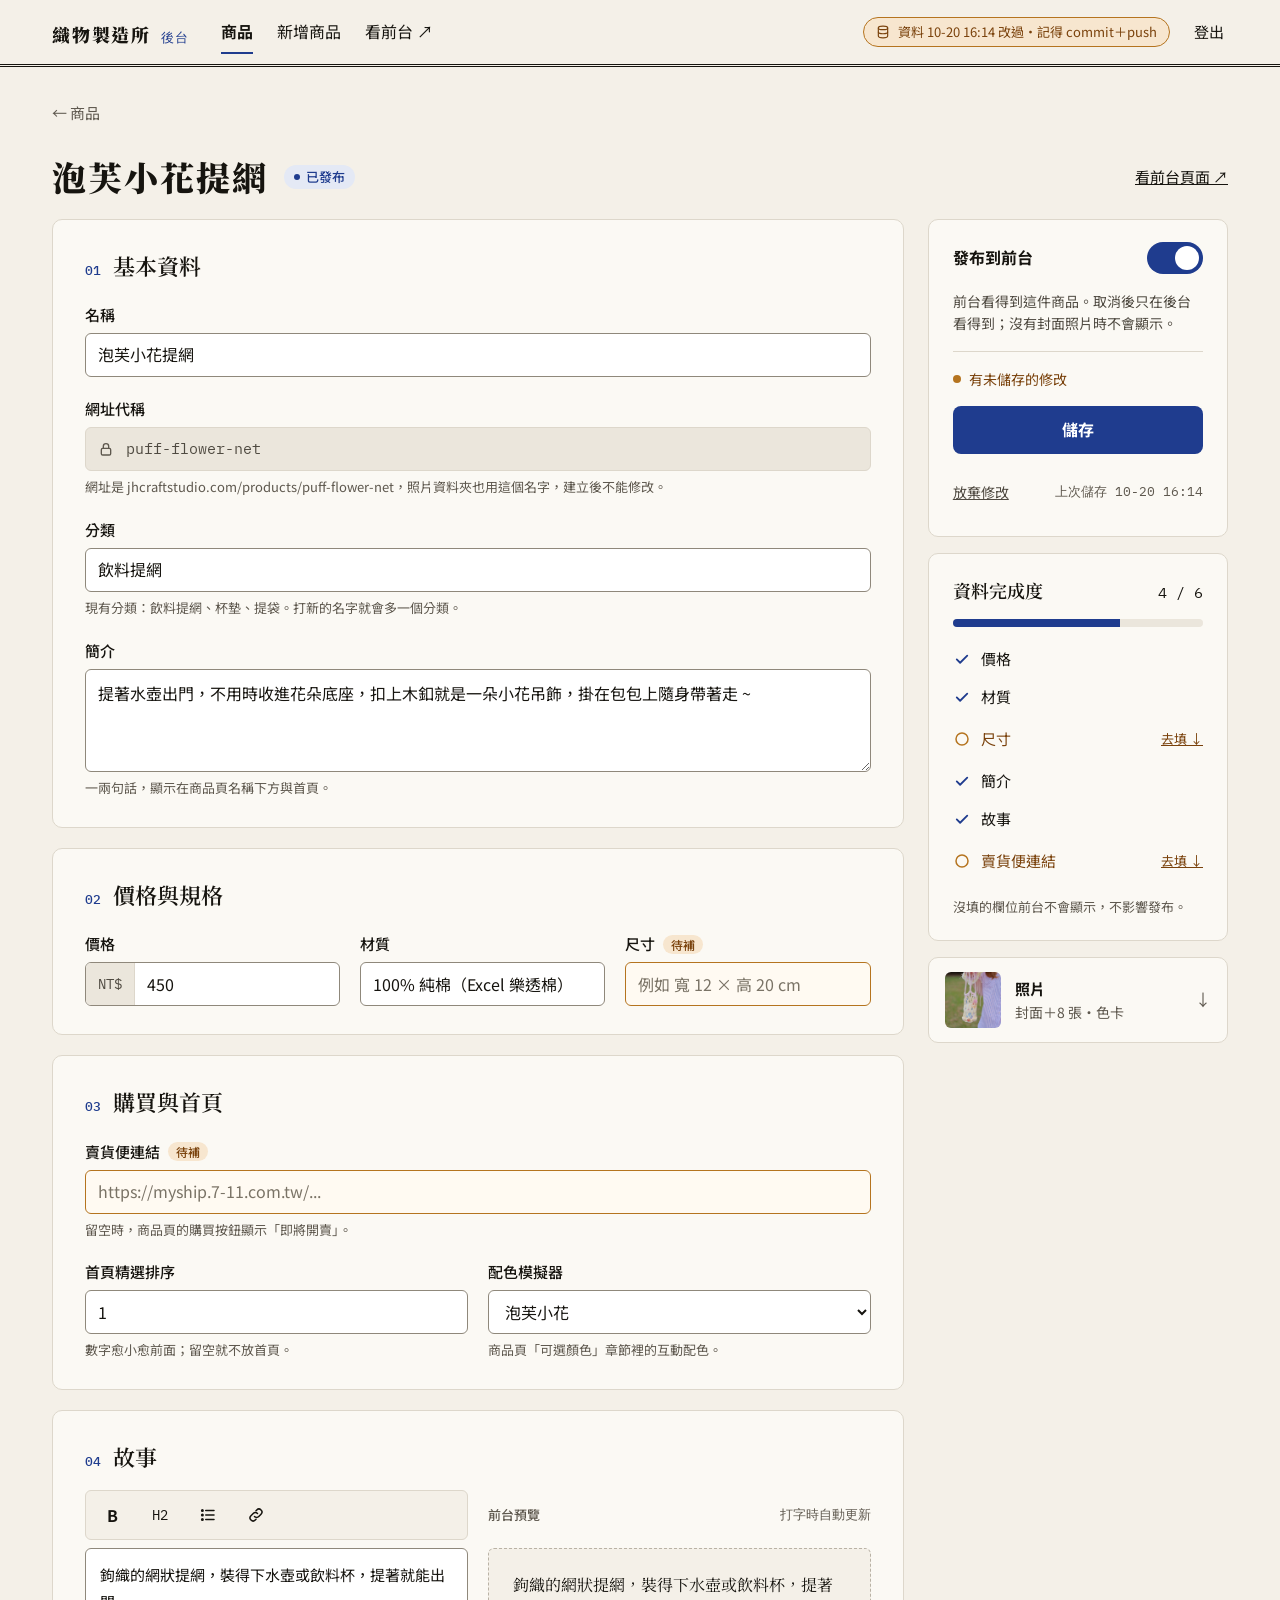
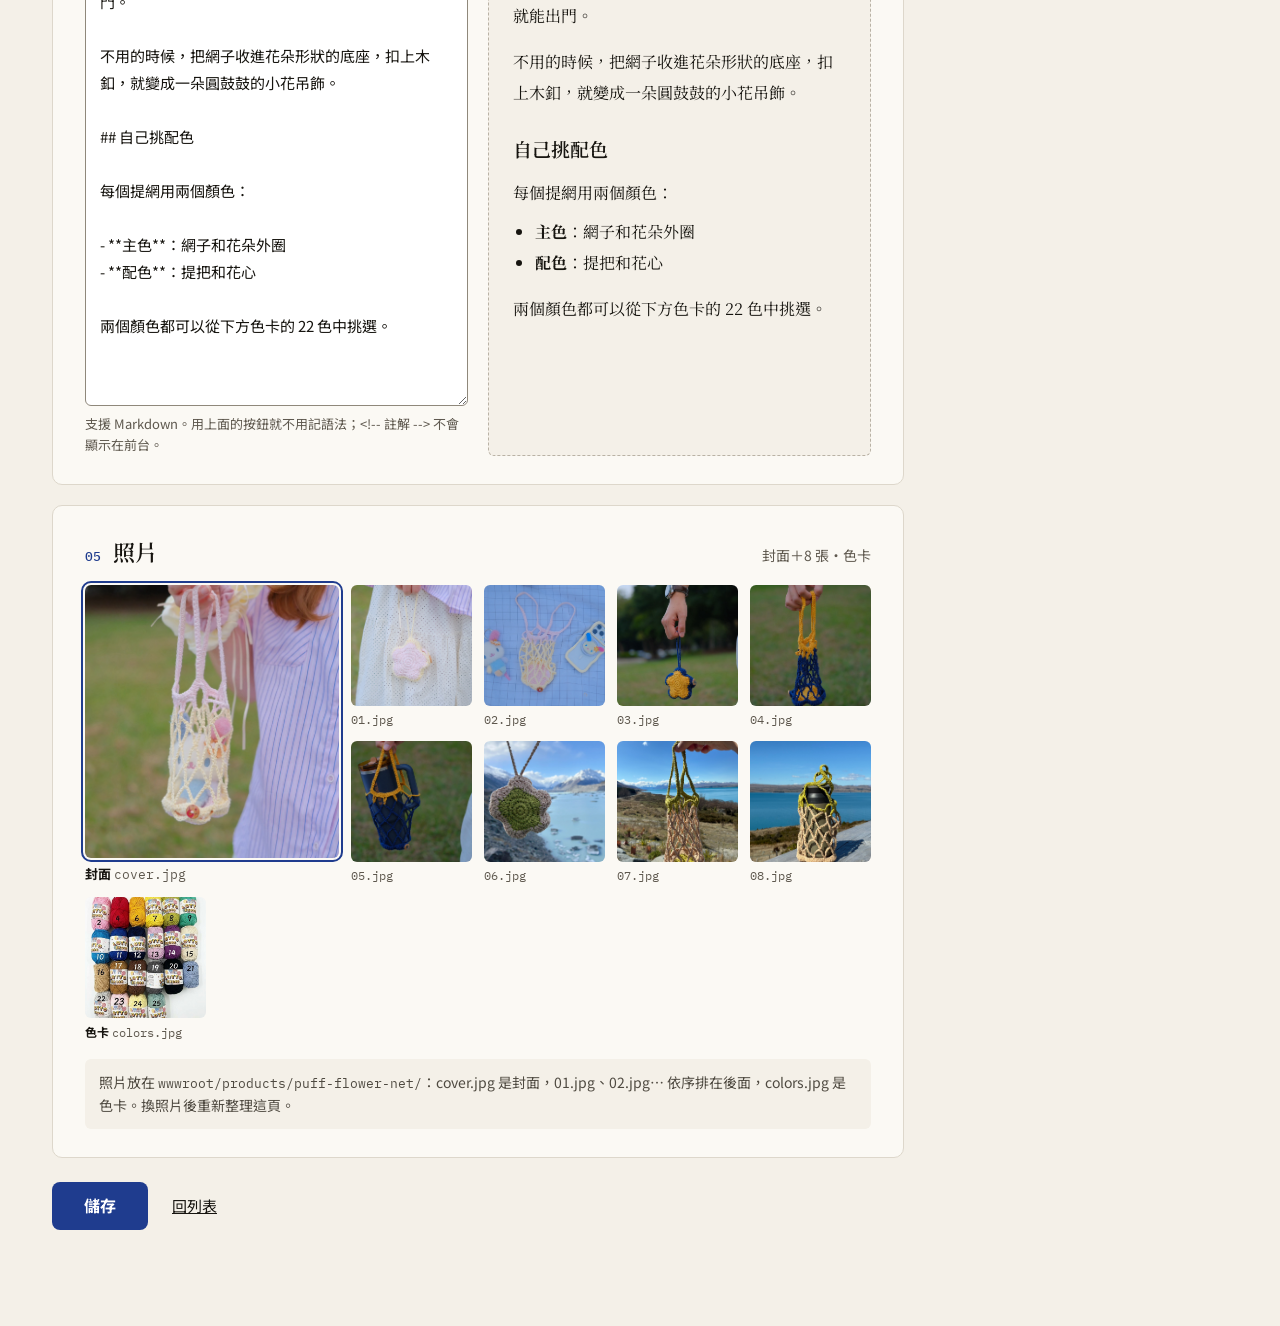
<file: docs/design/admin-redesign/edit.html>
<!doctype html>
<html lang="zh-Hant-TW">
<head>
<meta charset="utf-8">
<meta name="viewport" content="width=device-width, initial-scale=1">
<title>後台：編輯商品（樣稿）</title>
<link href="https://fonts.googleapis.com/css2?family=Noto+Serif+TC:wght@600;900&amp;family=Noto+Sans+TC:wght@400;500;700&amp;family=IBM+Plex+Mono:wght@400;500&amp;display=swap" rel="stylesheet">
<style>
body{margin:0;background:#f4f0e8;color:#16140f;font-family:"Noto Sans TC",system-ui,sans-serif}
a{color:#16140f}a:hover{color:#1f3c8e}
button,input,select,textarea{font:inherit;color:inherit}
input::placeholder,textarea::placeholder{color:#7a7366}
input:focus-visible,select:focus-visible,textarea:focus-visible,button:focus-visible,a:focus-visible{outline:3px solid #1f3c8e;outline-offset:2px}
</style>
</head>
<body>
<div style="min-height: 100vh; background: #f4f0e8; color: #16140f; font-family: 'Noto Sans TC', system-ui, sans-serif; font-size: 16px; line-height: 1.6;">

  <header style="border-bottom: 3px double #16140f;">
    <div style="max-width: 1240px; margin: 0 auto; padding: 0 32px; box-sizing: border-box; display: flex; flex-wrap: wrap; align-items: center; gap: 4px 32px; min-height: 64px;">
      <a href="list.html" style="display: inline-flex; align-items: baseline; gap: 10px; min-height: 44px; padding-top: 10px; box-sizing: border-box; text-decoration: none; font-family: 'Noto Serif TC', serif; font-weight: 900; font-size: 18px; letter-spacing: 0.1em;">織物製造所 <span style="font-family: 'IBM Plex Mono', monospace; font-weight: 500; font-size: 13px; letter-spacing: 0.08em; color: #1f3c8e;">後台</span></a>
      <nav aria-label="後台選單" style="display: flex; flex-wrap: wrap; align-items: center; gap: 0 24px; flex-grow: 1;">
        <a href="list.html" aria-current="page" style="display: inline-flex; align-items: center; min-height: 44px; text-decoration: none; font-weight: 700; box-shadow: inset 0 -2px 0 #1f3c8e;">商品</a>
        <a href="create.html" style="display: inline-flex; align-items: center; min-height: 44px; text-decoration: none;">新增商品</a>
        <a href="https://jhcraftstudio.com/" style="display: inline-flex; align-items: center; min-height: 44px; text-decoration: none;">看前台 ↗</a>
      </nav>
      <div style="display: flex; flex-wrap: wrap; align-items: center; gap: 4px 20px;">
        <span style="display: inline-flex; align-items: center; gap: 8px; padding: 4px 12px; border: 1px solid #b5741f; border-radius: 999px; background: #f7e6cf; color: #7a420c; font-size: 13px;">
          <svg width="14" height="14" viewBox="0 0 24 24" fill="none" stroke="currentColor" stroke-width="2" stroke-linecap="round" stroke-linejoin="round" aria-hidden="true"><ellipse cx="12" cy="5" rx="8" ry="3"></ellipse><path d="M4 5v14c0 1.7 3.6 3 8 3s8-1.3 8-3V5"></path><path d="M4 12c0 1.7 3.6 3 8 3s8-1.3 8-3"></path></svg>
          資料 10-20 16:14 改過・記得 commit＋push
        </span>
        <button type="button" style="min-height: 44px; padding: 0 4px; border: 0; background: none; cursor: pointer; font-size: 15px;">登出</button>
      </div>
    </div>
  </header>

  <main style="max-width: 1240px; margin: 0 auto; padding: 24px 32px 96px; box-sizing: border-box; display: flex; flex-direction: column; gap: 20px;">

    <a href="list.html" style="align-self: flex-start; display: inline-flex; align-items: center; min-height: 44px; text-decoration: none; color: #5e584e; font-size: 15px;">← 商品</a>

    <div style="display: flex; flex-wrap: wrap; align-items: center; justify-content: space-between; gap: 12px 24px;">
      <div style="display: flex; flex-wrap: wrap; align-items: center; gap: 12px 16px;">
        <h1 style="margin: 0; font-family: 'Noto Serif TC', serif; font-weight: 900; font-size: 34px; line-height: 1.2; letter-spacing: 0.06em;">泡芙小花提網</h1>
        <span style="display: inline-flex; align-items: center; gap: 6px; padding: 2px 10px; border-radius: 999px; background: #e4e9f5; color: #1f3c8e; font-size: 13px; font-weight: 500;"><span style="width: 6px; height: 6px; border-radius: 50%; background: #1f3c8e;"></span>已發布</span>
      </div>
      <a href="https://jhcraftstudio.com/products/puff-flower-net/" style="display: inline-flex; align-items: center; min-height: 44px; font-size: 15px;">看前台頁面 ↗</a>
    </div>

    <div style="display: flex; flex-wrap: wrap; align-items: flex-start; gap: 24px;">

      <form style="flex: 999 1 640px; min-width: 0; display: flex; flex-direction: column; gap: 20px;">

        <section aria-labelledby="s-basic" style="background: #fbf9f4; border: 1px solid #ddd7cb; border-radius: 10px; padding: 28px 32px; display: flex; flex-direction: column; gap: 20px;">
          <h2 id="s-basic" style="margin: 0; display: flex; align-items: baseline; gap: 12px; font-family: 'Noto Serif TC', serif; font-weight: 600; font-size: 22px;"><span style="font-family: 'IBM Plex Mono', monospace; font-weight: 500; font-size: 13px; color: #1f3c8e;">01</span>基本資料</h2>

          <label style="display: flex; flex-direction: column; gap: 6px;">
            <span style="font-weight: 500; font-size: 15px;">名稱</span>
            <input value="泡芙小花提網" style="min-height: 44px; padding: 8px 12px; box-sizing: border-box; border: 1px solid #8f887b; border-radius: 6px; background: #ffffff; font-size: 16px;">
          </label>

          <div style="display: flex; flex-direction: column; gap: 6px;">
            <label for="slug" style="font-weight: 500; font-size: 15px;">網址代稱</label>
            <div style="display: flex; align-items: center; gap: 10px; min-height: 44px; padding: 0 12px; box-sizing: border-box; border: 1px solid #ddd7cb; border-radius: 6px; background: #ebe6dc;">
              <svg width="16" height="16" viewBox="0 0 24 24" fill="none" stroke="#5e584e" stroke-width="2" stroke-linecap="round" stroke-linejoin="round" aria-hidden="true"><rect x="5" y="11" width="14" height="10" rx="2"></rect><path d="M8 11V8a4 4 0 0 1 8 0v3"></path></svg>
              <input id="slug" value="puff-flower-net" readonly="readonly" aria-describedby="slug-hint" style="flex-grow: 1; min-width: 0; border: 0; background: transparent; font-family: 'IBM Plex Mono', monospace; font-size: 15px; color: #4f4a41;">
            </div>
            <small id="slug-hint" style="color: #5e584e; font-size: 13px;">網址是 jhcraftstudio.com/products/puff-flower-net，照片資料夾也用這個名字，建立後不能修改。</small>
          </div>

          <label style="display: flex; flex-direction: column; gap: 6px;">
            <span style="font-weight: 500; font-size: 15px;">分類</span>
            <input value="飲料提網" style="min-height: 44px; padding: 8px 12px; box-sizing: border-box; border: 1px solid #8f887b; border-radius: 6px; background: #ffffff; font-size: 16px;">
            <small style="color: #5e584e; font-size: 13px;">現有分類：飲料提網、杯墊、提袋。打新的名字就會多一個分類。</small>
          </label>

          <label style="display: flex; flex-direction: column; gap: 6px;">
            <span style="font-weight: 500; font-size: 15px;">簡介</span>
            <textarea rows="3" style="padding: 10px 12px; box-sizing: border-box; border: 1px solid #8f887b; border-radius: 6px; background: #ffffff; font-size: 16px; line-height: 1.7; resize: vertical;">提著水壺出門，不用時收進花朵底座，扣上木釦就是一朵小花吊飾，掛在包包上隨身帶著走 ~</textarea>
            <small style="color: #5e584e; font-size: 13px;">一兩句話，顯示在商品頁名稱下方與首頁。</small>
          </label>
        </section>

        <section aria-labelledby="s-spec" style="background: #fbf9f4; border: 1px solid #ddd7cb; border-radius: 10px; padding: 28px 32px; display: flex; flex-direction: column; gap: 20px;">
          <h2 id="s-spec" style="margin: 0; display: flex; align-items: baseline; gap: 12px; font-family: 'Noto Serif TC', serif; font-weight: 600; font-size: 22px;"><span style="font-family: 'IBM Plex Mono', monospace; font-weight: 500; font-size: 13px; color: #1f3c8e;">02</span>價格與規格</h2>

          <div style="display: flex; flex-wrap: wrap; gap: 20px;">
            <div style="flex: 1 1 160px; display: flex; flex-direction: column; gap: 6px;">
              <label for="price" style="font-weight: 500; font-size: 15px;">價格</label>
              <div style="display: flex; align-items: center; min-height: 44px; box-sizing: border-box; border: 1px solid #8f887b; border-radius: 6px; background: #ffffff; overflow: hidden;">
                <span style="align-self: stretch; display: flex; align-items: center; padding: 0 12px; background: #ebe6dc; border-right: 1px solid #ddd7cb; font-family: 'IBM Plex Mono', monospace; font-size: 14px; color: #4f4a41;">NT$</span>
                <input id="price" value="450" inputmode="numeric" style="flex-grow: 1; min-width: 0; padding: 8px 12px; border: 0; background: transparent; font-size: 16px;">
              </div>
            </div>
            <label style="flex: 2 1 240px; display: flex; flex-direction: column; gap: 6px;">
              <span style="font-weight: 500; font-size: 15px;">材質</span>
              <input value="100% 純棉（Excel 樂透棉）" style="min-height: 44px; padding: 8px 12px; box-sizing: border-box; border: 1px solid #8f887b; border-radius: 6px; background: #ffffff; font-size: 16px;">
            </label>
            <div id="dimensions" style="flex: 2 1 240px; display: flex; flex-direction: column; gap: 6px;">
              <label for="dim" style="display: flex; align-items: center; gap: 8px; font-weight: 500; font-size: 15px;">尺寸 <span style="padding: 0 8px; border-radius: 999px; background: #f7e6cf; color: #7a420c; font-size: 12px; font-weight: 500;">待補</span></label>
              <input id="dim" placeholder="例如 寬 12 × 高 20 cm" style="min-height: 44px; padding: 8px 12px; box-sizing: border-box; border: 1.5px solid #b5741f; border-radius: 6px; background: #fffaf2; font-size: 16px;">
            </div>
          </div>
        </section>

        <section aria-labelledby="s-buy" style="background: #fbf9f4; border: 1px solid #ddd7cb; border-radius: 10px; padding: 28px 32px; display: flex; flex-direction: column; gap: 20px;">
          <h2 id="s-buy" style="margin: 0; display: flex; align-items: baseline; gap: 12px; font-family: 'Noto Serif TC', serif; font-weight: 600; font-size: 22px;"><span style="font-family: 'IBM Plex Mono', monospace; font-weight: 500; font-size: 13px; color: #1f3c8e;">03</span>購買與首頁</h2>

          <div id="buy-url" style="display: flex; flex-direction: column; gap: 6px;">
            <label for="buy" style="display: flex; align-items: center; gap: 8px; font-weight: 500; font-size: 15px;">賣貨便連結 <span style="padding: 0 8px; border-radius: 999px; background: #f7e6cf; color: #7a420c; font-size: 12px; font-weight: 500;">待補</span></label>
            <input id="buy" type="url" placeholder="https://myship.7-11.com.tw/..." style="min-height: 44px; padding: 8px 12px; box-sizing: border-box; border: 1.5px solid #b5741f; border-radius: 6px; background: #fffaf2; font-size: 16px;">
            <small style="color: #5e584e; font-size: 13px;">留空時，商品頁的購買按鈕顯示「即將開賣」。</small>
          </div>

          <div style="display: flex; flex-wrap: wrap; gap: 20px;">
            <label style="flex: 1 1 200px; display: flex; flex-direction: column; gap: 6px;">
              <span style="font-weight: 500; font-size: 15px;">首頁精選排序</span>
              <input value="1" inputmode="numeric" style="min-height: 44px; padding: 8px 12px; box-sizing: border-box; border: 1px solid #8f887b; border-radius: 6px; background: #ffffff; font-size: 16px;">
              <small style="color: #5e584e; font-size: 13px;">數字愈小愈前面；留空就不放首頁。</small>
            </label>
            <label style="flex: 1 1 200px; display: flex; flex-direction: column; gap: 6px;">
              <span style="font-weight: 500; font-size: 15px;">配色模擬器</span>
              <select style="min-height: 44px; padding: 8px 12px; box-sizing: border-box; border: 1px solid #8f887b; border-radius: 6px; background: #ffffff; font-size: 16px;">
                <option>不顯示</option>
                <option selected="selected">泡芙小花</option>
              </select>
              <small style="color: #5e584e; font-size: 13px;">商品頁「可選顏色」章節裡的互動配色。</small>
            </label>
          </div>
        </section>

        <section aria-labelledby="s-story" style="background: #fbf9f4; border: 1px solid #ddd7cb; border-radius: 10px; padding: 28px 32px; display: flex; flex-direction: column; gap: 16px;">
          <h2 id="s-story" style="margin: 0; display: flex; align-items: baseline; gap: 12px; font-family: 'Noto Serif TC', serif; font-weight: 600; font-size: 22px;"><span style="font-family: 'IBM Plex Mono', monospace; font-weight: 500; font-size: 13px; color: #1f3c8e;">04</span>故事</h2>

          <div style="display: flex; flex-wrap: wrap; gap: 20px;">
            <div style="flex: 1 1 320px; min-width: 0; display: flex; flex-direction: column; gap: 8px;">
              <div role="toolbar" aria-label="格式" style="display: flex; flex-wrap: wrap; gap: 4px; padding: 4px; border: 1px solid #ddd7cb; border-radius: 6px; background: #f4f0e8;">
                <button type="button" aria-label="粗體" style="width: 44px; height: 40px; border: 0; border-radius: 4px; background: transparent; cursor: pointer; font-weight: 700;">B</button>
                <button type="button" aria-label="小標題" style="width: 44px; height: 40px; border: 0; border-radius: 4px; background: transparent; cursor: pointer; font-family: 'IBM Plex Mono', monospace; font-size: 14px;">H2</button>
                <button type="button" aria-label="清單" style="width: 44px; height: 40px; border: 0; border-radius: 4px; background: transparent; cursor: pointer; display: inline-flex; align-items: center; justify-content: center;"><svg width="18" height="18" viewBox="0 0 24 24" fill="none" stroke="currentColor" stroke-width="2" stroke-linecap="round" aria-hidden="true"><path d="M9 6h11M9 12h11M9 18h11"></path><circle cx="4.5" cy="6" r="1"></circle><circle cx="4.5" cy="12" r="1"></circle><circle cx="4.5" cy="18" r="1"></circle></svg></button>
                <button type="button" aria-label="連結" style="width: 44px; height: 40px; border: 0; border-radius: 4px; background: transparent; cursor: pointer; display: inline-flex; align-items: center; justify-content: center;"><svg width="18" height="18" viewBox="0 0 24 24" fill="none" stroke="currentColor" stroke-width="2" stroke-linecap="round" stroke-linejoin="round" aria-hidden="true"><path d="M10 14a4 4 0 0 0 5.7 0l3-3a4 4 0 0 0-5.7-5.7l-1 1"></path><path d="M14 10a4 4 0 0 0-5.7 0l-3 3a4 4 0 0 0 5.7 5.7l1-1"></path></svg></button>
              </div>
              <label for="story" style="position: absolute; width: 1px; height: 1px; overflow: hidden; clip: rect(0 0 0 0);">故事 Markdown</label>
              <textarea id="story" rows="16" style="padding: 12px 14px; box-sizing: border-box; border: 1px solid #8f887b; border-radius: 6px; background: #ffffff; font-size: 15px; line-height: 1.8; resize: vertical; min-height: 380px;">鉤織的網狀提網，裝得下水壺或飲料杯，提著就能出門。

不用的時候，把網子收進花朵形狀的底座，扣上木釦，就變成一朵圓鼓鼓的小花吊飾。

## 自己挑配色

每個提網用兩個顏色：

- **主色**：網子和花朵外圈
- **配色**：提把和花心

兩個顏色都可以從下方色卡的 22 色中挑選。</textarea>
              <small style="color: #5e584e; font-size: 13px;">支援 Markdown。用上面的按鈕就不用記語法；&lt;!-- 註解 --&gt; 不會顯示在前台。</small>
            </div>

            <div style="flex: 1 1 320px; min-width: 0; display: flex; flex-direction: column; gap: 8px;">
              <div style="display: flex; align-items: center; justify-content: space-between; min-height: 50px; font-size: 13px; color: #5e584e;">
                <span style="font-weight: 500;">前台預覽</span>
                <span style="font-family: 'IBM Plex Mono', monospace;">打字時自動更新</span>
              </div>
              <div aria-live="polite" style="flex-grow: 1; padding: 20px 24px; border: 1px dashed #b9b2a5; border-radius: 6px; background: #f4f0e8; font-family: 'Noto Serif TC', serif; font-size: 16px; line-height: 1.95;">
                <p style="margin: 0 0 14px;">鉤織的網狀提網，裝得下水壺或飲料杯，提著就能出門。</p>
                <p style="margin: 0 0 14px;">不用的時候，把網子收進花朵形狀的底座，扣上木釦，就變成一朵圓鼓鼓的小花吊飾。</p>
                <h3 style="margin: 22px 0 10px; font-weight: 600; font-size: 19px;">自己挑配色</h3>
                <p style="margin: 0 0 8px;">每個提網用兩個顏色：</p>
                <ul style="margin: 0 0 14px; padding-left: 1.4em;">
                  <li><strong>主色</strong>：網子和花朵外圈</li>
                  <li><strong>配色</strong>：提把和花心</li>
                </ul>
                <p style="margin: 0;">兩個顏色都可以從下方色卡的 22 色中挑選。</p>
              </div>
            </div>
          </div>
        </section>

        <section id="photos" aria-labelledby="s-photos" style="background: #fbf9f4; border: 1px solid #ddd7cb; border-radius: 10px; padding: 28px 32px; display: flex; flex-direction: column; gap: 16px;">
          <div style="display: flex; flex-wrap: wrap; align-items: baseline; justify-content: space-between; gap: 8px 16px;">
            <h2 id="s-photos" style="margin: 0; display: flex; align-items: baseline; gap: 12px; font-family: 'Noto Serif TC', serif; font-weight: 600; font-size: 22px;"><span style="font-family: 'IBM Plex Mono', monospace; font-weight: 500; font-size: 13px; color: #1f3c8e;">05</span>照片</h2>
            <span style="font-size: 14px; color: #5e584e;">封面＋8 張・色卡</span>
          </div>

          <div style="display: grid; grid-template-columns: repeat(auto-fill, minmax(112px, 1fr)); gap: 12px;">
            <figure style="margin: 0; grid-column: span 2; grid-row: span 2; display: flex; flex-direction: column; gap: 6px;">
              <img src="../../../JenJenKnits/wwwroot/products/puff-flower-net/cover.jpg" alt="封面" style="width: 100%; flex-grow: 1; min-height: 0; aspect-ratio: 1 / 1; object-fit: cover; border-radius: 6px; outline: 2px solid #1f3c8e; outline-offset: 2px;">
              <figcaption style="font-size: 13px;"><strong style="font-weight: 700;">封面</strong> <span style="font-family: 'IBM Plex Mono', monospace; color: #5e584e;">cover.jpg</span></figcaption>
            </figure>
            <figure style="margin: 0; display: flex; flex-direction: column; gap: 4px;"><img src="../../../JenJenKnits/wwwroot/products/puff-flower-net/01.jpg" alt="照片 01" style="width: 100%; aspect-ratio: 1 / 1; object-fit: cover; border-radius: 6px;"><figcaption style="font-family: 'IBM Plex Mono', monospace; font-size: 12px; color: #5e584e;">01.jpg</figcaption></figure>
            <figure style="margin: 0; display: flex; flex-direction: column; gap: 4px;"><img src="../../../JenJenKnits/wwwroot/products/puff-flower-net/02.jpg" alt="照片 02" style="width: 100%; aspect-ratio: 1 / 1; object-fit: cover; border-radius: 6px;"><figcaption style="font-family: 'IBM Plex Mono', monospace; font-size: 12px; color: #5e584e;">02.jpg</figcaption></figure>
            <figure style="margin: 0; display: flex; flex-direction: column; gap: 4px;"><img src="../../../JenJenKnits/wwwroot/products/puff-flower-net/03.jpg" alt="照片 03" style="width: 100%; aspect-ratio: 1 / 1; object-fit: cover; border-radius: 6px;"><figcaption style="font-family: 'IBM Plex Mono', monospace; font-size: 12px; color: #5e584e;">03.jpg</figcaption></figure>
            <figure style="margin: 0; display: flex; flex-direction: column; gap: 4px;"><img src="../../../JenJenKnits/wwwroot/products/puff-flower-net/04.jpg" alt="照片 04" style="width: 100%; aspect-ratio: 1 / 1; object-fit: cover; border-radius: 6px;"><figcaption style="font-family: 'IBM Plex Mono', monospace; font-size: 12px; color: #5e584e;">04.jpg</figcaption></figure>
            <figure style="margin: 0; display: flex; flex-direction: column; gap: 4px;"><img src="../../../JenJenKnits/wwwroot/products/puff-flower-net/05.jpg" alt="照片 05" style="width: 100%; aspect-ratio: 1 / 1; object-fit: cover; border-radius: 6px;"><figcaption style="font-family: 'IBM Plex Mono', monospace; font-size: 12px; color: #5e584e;">05.jpg</figcaption></figure>
            <figure style="margin: 0; display: flex; flex-direction: column; gap: 4px;"><img src="../../../JenJenKnits/wwwroot/products/puff-flower-net/06.jpg" alt="照片 06" style="width: 100%; aspect-ratio: 1 / 1; object-fit: cover; border-radius: 6px;"><figcaption style="font-family: 'IBM Plex Mono', monospace; font-size: 12px; color: #5e584e;">06.jpg</figcaption></figure>
            <figure style="margin: 0; display: flex; flex-direction: column; gap: 4px;"><img src="../../../JenJenKnits/wwwroot/products/puff-flower-net/07.jpg" alt="照片 07" style="width: 100%; aspect-ratio: 1 / 1; object-fit: cover; border-radius: 6px;"><figcaption style="font-family: 'IBM Plex Mono', monospace; font-size: 12px; color: #5e584e;">07.jpg</figcaption></figure>
            <figure style="margin: 0; display: flex; flex-direction: column; gap: 4px;"><img src="../../../JenJenKnits/wwwroot/products/puff-flower-net/08.jpg" alt="照片 08" style="width: 100%; aspect-ratio: 1 / 1; object-fit: cover; border-radius: 6px;"><figcaption style="font-family: 'IBM Plex Mono', monospace; font-size: 12px; color: #5e584e;">08.jpg</figcaption></figure>
            <figure style="margin: 0; display: flex; flex-direction: column; gap: 4px;"><img src="../../../JenJenKnits/wwwroot/products/puff-flower-net/colors.jpg" alt="色卡" style="width: 100%; aspect-ratio: 1 / 1; object-fit: cover; border-radius: 6px;"><figcaption style="font-size: 12px;"><strong style="font-weight: 700;">色卡</strong> <span style="font-family: 'IBM Plex Mono', monospace; color: #5e584e;">colors.jpg</span></figcaption></figure>
          </div>

          <p style="margin: 0; padding: 12px 14px; border-radius: 6px; background: #f4f0e8; font-size: 14px; color: #4f4a41;">照片放在 <code style="font-family: 'IBM Plex Mono', monospace; font-size: 13px;">wwwroot/products/puff-flower-net/</code>：cover.jpg 是封面，01.jpg、02.jpg… 依序排在後面，colors.jpg 是色卡。換照片後重新整理這頁。</p>
        </section>

        <div style="display: flex; flex-wrap: wrap; align-items: center; gap: 12px 24px; padding-top: 4px;">
          <button type="submit" style="min-height: 48px; padding: 0 32px; border: 0; border-radius: 8px; background: #1f3c8e; color: #ffffff; cursor: pointer; font-weight: 700; font-size: 16px;">儲存</button>
          <a href="list.html" style="display: inline-flex; align-items: center; min-height: 44px; font-size: 15px;">回列表</a>
        </div>
      </form>

      <aside aria-label="發布與完成度" style="flex: 1 1 300px; max-width: 380px; display: flex; flex-direction: column; gap: 16px;">

        <div style="background: #fbf9f4; border: 1px solid #ddd7cb; border-radius: 10px; padding: 22px 24px; display: flex; flex-direction: column; gap: 16px;">
          <div style="display: flex; align-items: center; justify-content: space-between; gap: 12px;">
            <span id="pub-label" style="font-weight: 700; font-size: 16px;">發布到前台</span>
            <button type="button" role="switch" aria-checked="true" aria-labelledby="pub-label" style="position: relative; width: 56px; height: 32px; flex-shrink: 0; padding: 0; border: 0; border-radius: 999px; background: #1f3c8e; cursor: pointer;"><span style="position: absolute; top: 4px; left: 28px; width: 24px; height: 24px; border-radius: 50%; background: #ffffff;"></span></button>
          </div>
          <p style="margin: 0; font-size: 14px; color: #4f4a41;">前台看得到這件商品。取消後只在後台看得到；沒有封面照片時不會顯示。</p>

          <div style="height: 1px; background: #ddd7cb;"></div>

          <p style="margin: 0; display: flex; align-items: center; gap: 8px; font-size: 14px; color: #7a420c;"><span style="width: 8px; height: 8px; border-radius: 50%; background: #b5741f;"></span>有未儲存的修改</p>
          <button type="submit" style="min-height: 48px; border: 0; border-radius: 8px; background: #1f3c8e; color: #ffffff; cursor: pointer; font-weight: 700; font-size: 16px;">儲存</button>
          <div style="display: flex; align-items: center; justify-content: space-between; gap: 12px; font-size: 13px; color: #5e584e;">
            <button type="button" style="min-height: 44px; padding: 0; border: 0; background: none; cursor: pointer; text-decoration: underline; font-size: 14px; color: #4f4a41;">放棄修改</button>
            <span style="font-family: 'IBM Plex Mono', monospace;">上次儲存 10-20 16:14</span>
          </div>
        </div>

        <div style="background: #fbf9f4; border: 1px solid #ddd7cb; border-radius: 10px; padding: 22px 24px; display: flex; flex-direction: column; gap: 14px;">
          <div style="display: flex; align-items: baseline; justify-content: space-between;">
            <h2 style="margin: 0; font-family: 'Noto Serif TC', serif; font-weight: 600; font-size: 18px;">資料完成度</h2>
            <span style="font-family: 'IBM Plex Mono', monospace; font-size: 15px;">4 / 6</span>
          </div>
          <div style="height: 8px; border-radius: 999px; background: #ebe6dc; overflow: hidden;"><div style="width: 66.7%; height: 100%; background: #1f3c8e;"></div></div>
          <ul style="margin: 0; padding: 0; list-style: none; display: flex; flex-direction: column; gap: 2px; font-size: 15px;">
            <li style="display: flex; align-items: center; gap: 10px; min-height: 36px;"><svg width="18" height="18" viewBox="0 0 24 24" fill="none" stroke="#1f3c8e" stroke-width="2.4" stroke-linecap="round" stroke-linejoin="round" aria-hidden="true"><path d="M5 12.5l4.5 4.5L19 7.5"></path></svg>價格</li>
            <li style="display: flex; align-items: center; gap: 10px; min-height: 36px;"><svg width="18" height="18" viewBox="0 0 24 24" fill="none" stroke="#1f3c8e" stroke-width="2.4" stroke-linecap="round" stroke-linejoin="round" aria-hidden="true"><path d="M5 12.5l4.5 4.5L19 7.5"></path></svg>材質</li>
            <li><a href="#dimensions" style="display: flex; align-items: center; gap: 10px; min-height: 44px; text-decoration: none; color: #7a420c;"><svg width="18" height="18" viewBox="0 0 24 24" fill="none" stroke="#b5741f" stroke-width="2" aria-hidden="true"><circle cx="12" cy="12" r="8"></circle></svg>尺寸<span style="margin-left: auto; font-size: 13px; text-decoration: underline;">去填 ↓</span></a></li>
            <li style="display: flex; align-items: center; gap: 10px; min-height: 36px;"><svg width="18" height="18" viewBox="0 0 24 24" fill="none" stroke="#1f3c8e" stroke-width="2.4" stroke-linecap="round" stroke-linejoin="round" aria-hidden="true"><path d="M5 12.5l4.5 4.5L19 7.5"></path></svg>簡介</li>
            <li style="display: flex; align-items: center; gap: 10px; min-height: 36px;"><svg width="18" height="18" viewBox="0 0 24 24" fill="none" stroke="#1f3c8e" stroke-width="2.4" stroke-linecap="round" stroke-linejoin="round" aria-hidden="true"><path d="M5 12.5l4.5 4.5L19 7.5"></path></svg>故事</li>
            <li><a href="#buy-url" style="display: flex; align-items: center; gap: 10px; min-height: 44px; text-decoration: none; color: #7a420c;"><svg width="18" height="18" viewBox="0 0 24 24" fill="none" stroke="#b5741f" stroke-width="2" aria-hidden="true"><circle cx="12" cy="12" r="8"></circle></svg>賣貨便連結<span style="margin-left: auto; font-size: 13px; text-decoration: underline;">去填 ↓</span></a></li>
          </ul>
          <p style="margin: 0; font-size: 13px; color: #5e584e;">沒填的欄位前台不會顯示，不影響發布。</p>
        </div>

        <a href="#photos" style="display: flex; align-items: center; gap: 14px; padding: 14px 16px; border: 1px solid #ddd7cb; border-radius: 10px; background: #fbf9f4; text-decoration: none;">
          <img src="../../../JenJenKnits/wwwroot/products/puff-flower-net/cover.jpg" alt="" style="width: 56px; height: 56px; object-fit: cover; border-radius: 6px;">
          <span style="display: flex; flex-direction: column; font-size: 14px;"><strong style="font-weight: 700; font-size: 15px;">照片</strong><span style="color: #5e584e;">封面＋8 張・色卡</span></span>
          <span style="margin-left: auto; color: #5e584e;" aria-hidden="true">↓</span>
        </a>
      </aside>
    </div>
  </main>
</div>

</body>
</html>
</file>
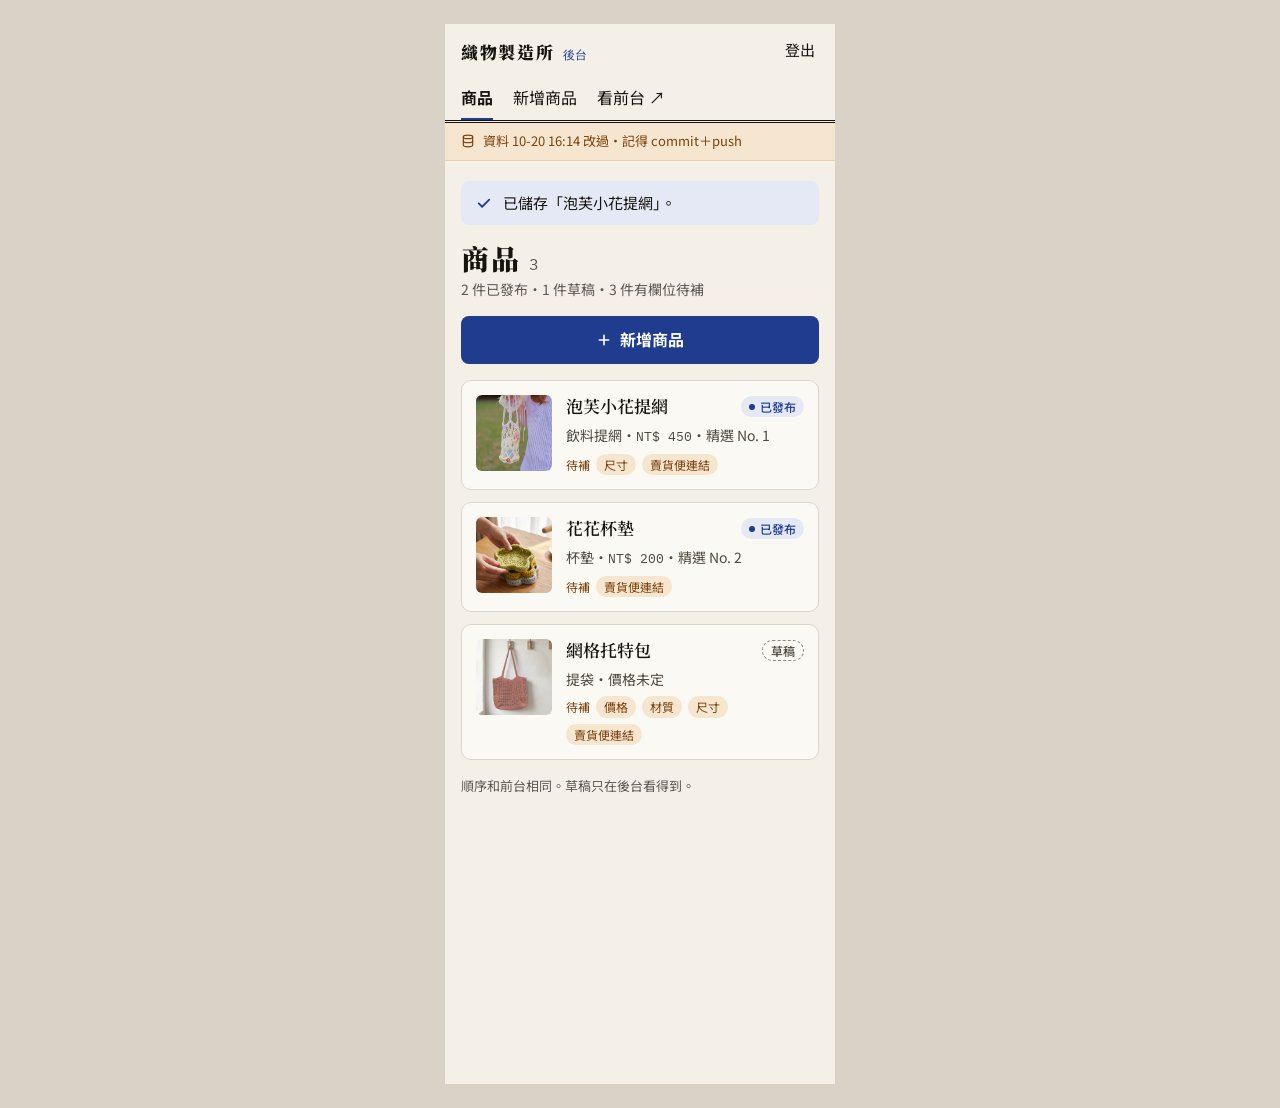
<file: docs/design/admin-redesign/list-phone.html>
<!doctype html>
<html lang="zh-Hant-TW">
<head>
<meta charset="utf-8">
<meta name="viewport" content="width=device-width, initial-scale=1">
<title>後台：商品列表（手機）（樣稿）</title>
<link href="https://fonts.googleapis.com/css2?family=Noto+Serif+TC:wght@600;900&amp;family=Noto+Sans+TC:wght@400;500;700&amp;family=IBM+Plex+Mono:wght@400;500&amp;display=swap" rel="stylesheet">
<style>
body{margin:0;background:#f4f0e8;color:#16140f;font-family:"Noto Sans TC",system-ui,sans-serif}
a{color:#16140f}a:hover{color:#1f3c8e}
button{font:inherit;color:inherit}
</style>
<style>body{display:flex;justify-content:center;padding:24px 0;background:#d9d3c7}</style>
</head>
<body>
<div style="width: 390px; min-height: 1060px; box-sizing: border-box; background: #f4f0e8; color: #16140f; font-family: 'Noto Sans TC', system-ui, sans-serif; font-size: 16px; line-height: 1.6;">

  <header style="border-bottom: 3px double #16140f; padding: 0 16px;">
    <div style="display: flex; align-items: center; justify-content: space-between; min-height: 52px;">
      <a href="list-phone.html" style="display: inline-flex; align-items: baseline; gap: 8px; min-height: 44px; padding-top: 10px; box-sizing: border-box; text-decoration: none; font-family: 'Noto Serif TC', serif; font-weight: 900; font-size: 17px; letter-spacing: 0.1em;">織物製造所 <span style="font-family: 'IBM Plex Mono', monospace; font-weight: 500; font-size: 12px; letter-spacing: 0.08em; color: #1f3c8e;">後台</span></a>
      <button type="button" style="min-height: 44px; padding: 0 4px; border: 0; background: none; cursor: pointer; font-size: 15px;">登出</button>
    </div>
    <nav aria-label="後台選單" style="display: flex; gap: 20px;">
      <a href="list-phone.html" aria-current="page" style="display: inline-flex; align-items: center; min-height: 44px; text-decoration: none; font-weight: 700; box-shadow: inset 0 -2px 0 #1f3c8e;">商品</a>
      <a href="create.html" style="display: inline-flex; align-items: center; min-height: 44px; text-decoration: none;">新增商品</a>
      <a href="https://jhcraftstudio.com/" style="display: inline-flex; align-items: center; min-height: 44px; text-decoration: none;">看前台 ↗</a>
    </nav>
  </header>

  <p style="margin: 0; display: flex; align-items: center; gap: 8px; padding: 8px 16px; background: #f7e6cf; color: #7a420c; font-size: 13px; border-bottom: 1px solid #e8cfa9;">
    <svg width="14" height="14" viewBox="0 0 24 24" fill="none" stroke="currentColor" stroke-width="2" stroke-linecap="round" stroke-linejoin="round" aria-hidden="true"><ellipse cx="12" cy="5" rx="8" ry="3"></ellipse><path d="M4 5v14c0 1.7 3.6 3 8 3s8-1.3 8-3V5"></path><path d="M4 12c0 1.7 3.6 3 8 3s8-1.3 8-3"></path></svg>
    資料 10-20 16:14 改過・記得 commit＋push
  </p>

  <main style="padding: 20px 16px 40px; display: flex; flex-direction: column; gap: 16px;">

    <p role="status" style="margin: 0; display: flex; align-items: center; gap: 10px; padding: 10px 14px; border-radius: 8px; background: #e4e9f5; font-size: 15px;">
      <svg width="18" height="18" viewBox="0 0 24 24" fill="none" stroke="#1f3c8e" stroke-width="2.4" stroke-linecap="round" stroke-linejoin="round" aria-hidden="true"><path d="M5 12.5l4.5 4.5L19 7.5"></path></svg>
      已儲存「泡芙小花提網」。
    </p>

    <div style="display: flex; flex-direction: column; gap: 2px;">
      <h1 style="margin: 0; font-family: 'Noto Serif TC', serif; font-weight: 900; font-size: 28px; line-height: 1.25; letter-spacing: 0.06em;">商品 <span style="font-family: 'IBM Plex Mono', monospace; font-weight: 400; font-size: 16px; color: #5e584e; letter-spacing: 0;">3</span></h1>
      <p style="margin: 0; color: #5e584e; font-size: 14px;">2 件已發布・1 件草稿・3 件有欄位待補</p>
    </div>

    <a href="create.html" style="display: flex; align-items: center; justify-content: center; gap: 8px; min-height: 48px; border-radius: 8px; background: #1f3c8e; color: #ffffff; text-decoration: none; font-weight: 700; font-size: 16px;">
      <svg width="16" height="16" viewBox="0 0 24 24" fill="none" stroke="currentColor" stroke-width="2.4" stroke-linecap="round" aria-hidden="true"><path d="M12 5v14M5 12h14"></path></svg>
      新增商品
    </a>

    <ul style="margin: 0; padding: 0; list-style: none; display: flex; flex-direction: column; gap: 12px;">
      <li>
        <a href="edit-phone.html" style="display: flex; gap: 14px; padding: 14px; border: 1px solid #ddd7cb; border-radius: 10px; background: #fbf9f4; text-decoration: none;">
          <img src="../../../JenJenKnits/wwwroot/products/puff-flower-net/cover.jpg" alt="" style="width: 76px; height: 76px; object-fit: cover; border-radius: 6px; flex-shrink: 0;">
          <span style="flex-grow: 1; min-width: 0; display: flex; flex-direction: column; gap: 6px;">
            <span style="display: flex; align-items: center; justify-content: space-between; gap: 8px;">
              <span style="font-family: 'Noto Serif TC', serif; font-weight: 600; font-size: 17px; line-height: 1.35;">泡芙小花提網</span>
              <span style="display: inline-flex; align-items: center; gap: 5px; padding: 1px 8px; border-radius: 999px; background: #e4e9f5; color: #1f3c8e; font-size: 12px; font-weight: 500; white-space: nowrap;"><span style="width: 6px; height: 6px; border-radius: 50%; background: #1f3c8e;"></span>已發布</span>
            </span>
            <span style="font-size: 14px; color: #4f4a41;">飲料提網・<span style="font-family: 'IBM Plex Mono', monospace; font-size: 13px;">NT$ 450</span>・精選 No. 1</span>
            <span style="display: flex; flex-wrap: wrap; align-items: center; gap: 6px; font-size: 12px;">
              <span style="color: #7a420c;">待補</span>
              <span style="padding: 1px 8px; border-radius: 999px; background: #f7e6cf; color: #7a420c;">尺寸</span>
              <span style="padding: 1px 8px; border-radius: 999px; background: #f7e6cf; color: #7a420c;">賣貨便連結</span>
            </span>
          </span>
        </a>
      </li>
      <li>
        <a href="edit-phone.html" style="display: flex; gap: 14px; padding: 14px; border: 1px solid #ddd7cb; border-radius: 10px; background: #fbf9f4; text-decoration: none;">
          <img src="../../../JenJenKnits/wwwroot/products/floral-coaster/cover.jpg" alt="" style="width: 76px; height: 76px; object-fit: cover; border-radius: 6px; flex-shrink: 0;">
          <span style="flex-grow: 1; min-width: 0; display: flex; flex-direction: column; gap: 6px;">
            <span style="display: flex; align-items: center; justify-content: space-between; gap: 8px;">
              <span style="font-family: 'Noto Serif TC', serif; font-weight: 600; font-size: 17px; line-height: 1.35;">花花杯墊</span>
              <span style="display: inline-flex; align-items: center; gap: 5px; padding: 1px 8px; border-radius: 999px; background: #e4e9f5; color: #1f3c8e; font-size: 12px; font-weight: 500; white-space: nowrap;"><span style="width: 6px; height: 6px; border-radius: 50%; background: #1f3c8e;"></span>已發布</span>
            </span>
            <span style="font-size: 14px; color: #4f4a41;">杯墊・<span style="font-family: 'IBM Plex Mono', monospace; font-size: 13px;">NT$ 200</span>・精選 No. 2</span>
            <span style="display: flex; flex-wrap: wrap; align-items: center; gap: 6px; font-size: 12px;">
              <span style="color: #7a420c;">待補</span>
              <span style="padding: 1px 8px; border-radius: 999px; background: #f7e6cf; color: #7a420c;">賣貨便連結</span>
            </span>
          </span>
        </a>
      </li>
      <li>
        <a href="edit-phone.html" style="display: flex; gap: 14px; padding: 14px; border: 1px solid #ddd7cb; border-radius: 10px; background: #fbf9f4; text-decoration: none;">
          <img src="../../../JenJenKnits/wwwroot/products/net-tote/cover.jpg" alt="" style="width: 76px; height: 76px; object-fit: cover; border-radius: 6px; flex-shrink: 0; opacity: 0.75;">
          <span style="flex-grow: 1; min-width: 0; display: flex; flex-direction: column; gap: 6px;">
            <span style="display: flex; align-items: center; justify-content: space-between; gap: 8px;">
              <span style="font-family: 'Noto Serif TC', serif; font-weight: 600; font-size: 17px; line-height: 1.35;">網格托特包</span>
              <span style="display: inline-flex; align-items: center; padding: 0 8px; border-radius: 999px; border: 1px dashed #8f887b; color: #4f4a41; font-size: 12px; font-weight: 500; white-space: nowrap;">草稿</span>
            </span>
            <span style="font-size: 14px; color: #4f4a41;">提袋・價格未定</span>
            <span style="display: flex; flex-wrap: wrap; align-items: center; gap: 6px; font-size: 12px;">
              <span style="color: #7a420c;">待補</span>
              <span style="padding: 1px 8px; border-radius: 999px; background: #f7e6cf; color: #7a420c;">價格</span>
              <span style="padding: 1px 8px; border-radius: 999px; background: #f7e6cf; color: #7a420c;">材質</span>
              <span style="padding: 1px 8px; border-radius: 999px; background: #f7e6cf; color: #7a420c;">尺寸</span>
              <span style="padding: 1px 8px; border-radius: 999px; background: #f7e6cf; color: #7a420c;">賣貨便連結</span>
            </span>
          </span>
        </a>
      </li>
    </ul>

    <p style="margin: 0; color: #5e584e; font-size: 13px;">順序和前台相同。草稿只在後台看得到。</p>
  </main>
</div>

</body>
</html>
</file>
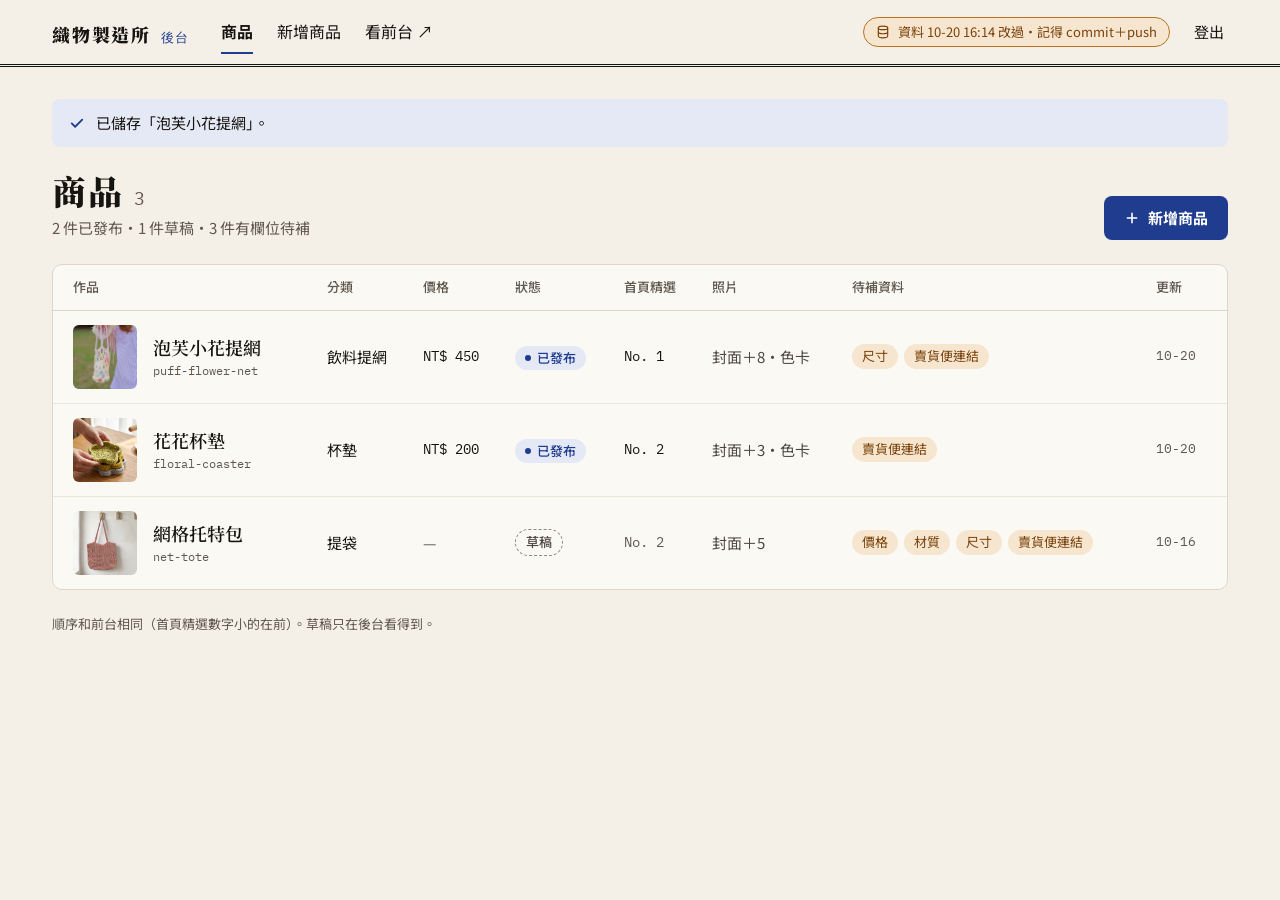
<file: docs/design/admin-redesign/list.html>
<!doctype html>
<html lang="zh-Hant-TW">
<head>
<meta charset="utf-8">
<meta name="viewport" content="width=device-width, initial-scale=1">
<title>後台：商品列表（樣稿）</title>
<link href="https://fonts.googleapis.com/css2?family=Noto+Serif+TC:wght@600;900&amp;family=Noto+Sans+TC:wght@400;500;700&amp;family=IBM+Plex+Mono:wght@400;500&amp;display=swap" rel="stylesheet">
<style>
body{margin:0;background:#f4f0e8;color:#16140f;font-family:"Noto Sans TC",system-ui,sans-serif}
a{color:#16140f}a:hover{color:#1f3c8e}
button{font:inherit;color:inherit}
th{font-weight:500}
</style>
</head>
<body>
<div style="min-height: 100vh; background: #f4f0e8; color: #16140f; font-family: 'Noto Sans TC', system-ui, sans-serif; font-size: 16px; line-height: 1.6;">

  <header style="border-bottom: 3px double #16140f;">
    <div style="max-width: 1240px; margin: 0 auto; padding: 0 32px; box-sizing: border-box; display: flex; flex-wrap: wrap; align-items: center; gap: 4px 32px; min-height: 64px;">
      <a href="list.html" style="display: inline-flex; align-items: baseline; gap: 10px; min-height: 44px; padding-top: 10px; box-sizing: border-box; text-decoration: none; font-family: 'Noto Serif TC', serif; font-weight: 900; font-size: 18px; letter-spacing: 0.1em;">織物製造所 <span style="font-family: 'IBM Plex Mono', monospace; font-weight: 500; font-size: 13px; letter-spacing: 0.08em; color: #1f3c8e;">後台</span></a>
      <nav aria-label="後台選單" style="display: flex; flex-wrap: wrap; align-items: center; gap: 0 24px; flex-grow: 1;">
        <a href="list.html" aria-current="page" style="display: inline-flex; align-items: center; min-height: 44px; text-decoration: none; font-weight: 700; box-shadow: inset 0 -2px 0 #1f3c8e;">商品</a>
        <a href="create.html" style="display: inline-flex; align-items: center; min-height: 44px; text-decoration: none;">新增商品</a>
        <a href="https://jhcraftstudio.com/" style="display: inline-flex; align-items: center; min-height: 44px; text-decoration: none;">看前台 ↗</a>
      </nav>
      <div style="display: flex; flex-wrap: wrap; align-items: center; gap: 4px 20px;">
        <span style="display: inline-flex; align-items: center; gap: 8px; padding: 4px 12px; border: 1px solid #b5741f; border-radius: 999px; background: #f7e6cf; color: #7a420c; font-size: 13px;">
          <svg width="14" height="14" viewBox="0 0 24 24" fill="none" stroke="currentColor" stroke-width="2" stroke-linecap="round" stroke-linejoin="round" aria-hidden="true"><ellipse cx="12" cy="5" rx="8" ry="3"></ellipse><path d="M4 5v14c0 1.7 3.6 3 8 3s8-1.3 8-3V5"></path><path d="M4 12c0 1.7 3.6 3 8 3s8-1.3 8-3"></path></svg>
          資料 10-20 16:14 改過・記得 commit＋push
        </span>
        <button type="button" style="min-height: 44px; padding: 0 4px; border: 0; background: none; cursor: pointer; font-size: 15px;">登出</button>
      </div>
    </div>
  </header>

  <main style="max-width: 1240px; margin: 0 auto; padding: 32px 32px 80px; box-sizing: border-box; display: flex; flex-direction: column; gap: 24px;">

    <p role="status" style="margin: 0; display: flex; align-items: center; gap: 10px; padding: 12px 16px; border-radius: 8px; background: #e4e9f5; color: #16140f; font-size: 15px;">
      <svg width="18" height="18" viewBox="0 0 24 24" fill="none" stroke="#1f3c8e" stroke-width="2.4" stroke-linecap="round" stroke-linejoin="round" aria-hidden="true"><path d="M5 12.5l4.5 4.5L19 7.5"></path></svg>
      已儲存「泡芙小花提網」。
    </p>

    <div style="display: flex; flex-wrap: wrap; align-items: flex-end; justify-content: space-between; gap: 16px;">
      <div style="display: flex; flex-direction: column; gap: 4px;">
        <h1 style="margin: 0; font-family: 'Noto Serif TC', serif; font-weight: 900; font-size: 34px; line-height: 1.2; letter-spacing: 0.06em;">商品 <span style="font-family: 'IBM Plex Mono', monospace; font-weight: 400; font-size: 18px; color: #5e584e; letter-spacing: 0;">3</span></h1>
        <p style="margin: 0; color: #5e584e; font-size: 15px;">2 件已發布・1 件草稿・3 件有欄位待補</p>
      </div>
      <a href="create.html" style="display: inline-flex; align-items: center; gap: 8px; min-height: 44px; padding: 0 20px; border-radius: 8px; background: #1f3c8e; color: #ffffff; text-decoration: none; font-weight: 700; font-size: 15px;">
        <svg width="16" height="16" viewBox="0 0 24 24" fill="none" stroke="currentColor" stroke-width="2.4" stroke-linecap="round" aria-hidden="true"><path d="M12 5v14M5 12h14"></path></svg>
        新增商品
      </a>
    </div>

    <div style="background: #fbf9f4; border: 1px solid #ddd7cb; border-radius: 10px; overflow-x: auto;">
      <table style="width: 100%; min-width: 1080px; border-collapse: collapse; font-size: 15px;">
        <thead>
          <tr style="text-align: left; color: #5e584e; font-size: 13px; border-bottom: 1px solid #ddd7cb;">
            <th scope="col" style="padding: 12px 20px;">作品</th>
            <th scope="col" style="padding: 12px 12px;">分類</th>
            <th scope="col" style="padding: 12px 12px;">價格</th>
            <th scope="col" style="padding: 12px 12px;">狀態</th>
            <th scope="col" style="padding: 12px 12px;">首頁精選</th>
            <th scope="col" style="padding: 12px 12px;">照片</th>
            <th scope="col" style="padding: 12px 12px;">待補資料</th>
            <th scope="col" style="padding: 12px 20px 12px 12px;">更新</th>
          </tr>
        </thead>
        <tbody>
          <tr style="border-bottom: 1px solid #ebe6dc;">
            <td style="padding: 14px 20px;">
              <div style="display: flex; align-items: center; gap: 16px;">
                <img src="../../../JenJenKnits/wwwroot/products/puff-flower-net/cover.jpg" alt="" style="width: 64px; height: 64px; object-fit: cover; border-radius: 6px; flex-shrink: 0;">
                <div style="display: flex; flex-direction: column;">
                  <a href="edit.html" style="font-family: 'Noto Serif TC', serif; font-weight: 600; font-size: 18px; text-decoration: none;">泡芙小花提網</a>
                  <span style="font-family: 'IBM Plex Mono', monospace; font-size: 12px; color: #5e584e;">puff-flower-net</span>
                </div>
              </div>
            </td>
            <td style="padding: 14px 12px;">飲料提網</td>
            <td style="padding: 14px 12px; font-family: 'IBM Plex Mono', monospace; font-size: 14px;">NT$ 450</td>
            <td style="padding: 14px 12px;"><span style="display: inline-flex; align-items: center; gap: 6px; padding: 2px 10px; border-radius: 999px; background: #e4e9f5; color: #1f3c8e; font-size: 13px; font-weight: 500; white-space: nowrap;"><span style="width: 6px; height: 6px; border-radius: 50%; background: #1f3c8e;"></span>已發布</span></td>
            <td style="padding: 14px 12px; font-family: 'IBM Plex Mono', monospace; font-size: 14px;">No. 1</td>
            <td style="padding: 14px 12px; color: #4f4a41; white-space: nowrap;">封面＋8・色卡</td>
            <td style="padding: 14px 12px;">
              <div style="display: flex; flex-wrap: wrap; gap: 6px;">
                <span style="padding: 2px 10px; border-radius: 999px; background: #f7e6cf; color: #7a420c; font-size: 13px; white-space: nowrap;">尺寸</span>
                <span style="padding: 2px 10px; border-radius: 999px; background: #f7e6cf; color: #7a420c; font-size: 13px; white-space: nowrap;">賣貨便連結</span>
              </div>
            </td>
            <td style="padding: 14px 20px 14px 12px; font-family: 'IBM Plex Mono', monospace; font-size: 13px; color: #5e584e;">10-20</td>
          </tr>
          <tr style="border-bottom: 1px solid #ebe6dc;">
            <td style="padding: 14px 20px;">
              <div style="display: flex; align-items: center; gap: 16px;">
                <img src="../../../JenJenKnits/wwwroot/products/floral-coaster/cover.jpg" alt="" style="width: 64px; height: 64px; object-fit: cover; border-radius: 6px; flex-shrink: 0;">
                <div style="display: flex; flex-direction: column;">
                  <a href="edit.html" style="font-family: 'Noto Serif TC', serif; font-weight: 600; font-size: 18px; text-decoration: none;">花花杯墊</a>
                  <span style="font-family: 'IBM Plex Mono', monospace; font-size: 12px; color: #5e584e;">floral-coaster</span>
                </div>
              </div>
            </td>
            <td style="padding: 14px 12px;">杯墊</td>
            <td style="padding: 14px 12px; font-family: 'IBM Plex Mono', monospace; font-size: 14px;">NT$ 200</td>
            <td style="padding: 14px 12px;"><span style="display: inline-flex; align-items: center; gap: 6px; padding: 2px 10px; border-radius: 999px; background: #e4e9f5; color: #1f3c8e; font-size: 13px; font-weight: 500; white-space: nowrap;"><span style="width: 6px; height: 6px; border-radius: 50%; background: #1f3c8e;"></span>已發布</span></td>
            <td style="padding: 14px 12px; font-family: 'IBM Plex Mono', monospace; font-size: 14px;">No. 2</td>
            <td style="padding: 14px 12px; color: #4f4a41; white-space: nowrap;">封面＋3・色卡</td>
            <td style="padding: 14px 12px;">
              <div style="display: flex; flex-wrap: wrap; gap: 6px;">
                <span style="padding: 2px 10px; border-radius: 999px; background: #f7e6cf; color: #7a420c; font-size: 13px; white-space: nowrap;">賣貨便連結</span>
              </div>
            </td>
            <td style="padding: 14px 20px 14px 12px; font-family: 'IBM Plex Mono', monospace; font-size: 13px; color: #5e584e;">10-20</td>
          </tr>
          <tr>
            <td style="padding: 14px 20px;">
              <div style="display: flex; align-items: center; gap: 16px;">
                <img src="../../../JenJenKnits/wwwroot/products/net-tote/cover.jpg" alt="" style="width: 64px; height: 64px; object-fit: cover; border-radius: 6px; flex-shrink: 0; opacity: 0.75;">
                <div style="display: flex; flex-direction: column;">
                  <a href="edit.html" style="font-family: 'Noto Serif TC', serif; font-weight: 600; font-size: 18px; text-decoration: none;">網格托特包</a>
                  <span style="font-family: 'IBM Plex Mono', monospace; font-size: 12px; color: #5e584e;">net-tote</span>
                </div>
              </div>
            </td>
            <td style="padding: 14px 12px;">提袋</td>
            <td style="padding: 14px 12px; color: #5e584e;">—</td>
            <td style="padding: 14px 12px;"><span style="display: inline-flex; align-items: center; gap: 6px; padding: 2px 10px; border-radius: 999px; border: 1px dashed #8f887b; color: #4f4a41; font-size: 13px; font-weight: 500; white-space: nowrap;">草稿</span></td>
            <td style="padding: 14px 12px; font-family: 'IBM Plex Mono', monospace; font-size: 14px; color: #5e584e;">No. 2</td>
            <td style="padding: 14px 12px; color: #4f4a41; white-space: nowrap;">封面＋5</td>
            <td style="padding: 14px 12px;">
              <div style="display: flex; flex-wrap: wrap; gap: 6px;">
                <span style="padding: 2px 10px; border-radius: 999px; background: #f7e6cf; color: #7a420c; font-size: 13px; white-space: nowrap;">價格</span>
                <span style="padding: 2px 10px; border-radius: 999px; background: #f7e6cf; color: #7a420c; font-size: 13px; white-space: nowrap;">材質</span>
                <span style="padding: 2px 10px; border-radius: 999px; background: #f7e6cf; color: #7a420c; font-size: 13px; white-space: nowrap;">尺寸</span>
                <span style="padding: 2px 10px; border-radius: 999px; background: #f7e6cf; color: #7a420c; font-size: 13px; white-space: nowrap;">賣貨便連結</span>
              </div>
            </td>
            <td style="padding: 14px 20px 14px 12px; font-family: 'IBM Plex Mono', monospace; font-size: 13px; color: #5e584e;">10-16</td>
          </tr>
        </tbody>
      </table>
    </div>

    <p style="margin: 0; color: #5e584e; font-size: 13px;">順序和前台相同（首頁精選數字小的在前）。草稿只在後台看得到。</p>
  </main>
</div>

</body>
</html>
</file>
<file: css/site.coa2tyrrkc.css>
/*
  織物製造所 · 編織誌
  網站像一本印刷的鉤織書：米色紙張、墨色字、藏青單色點綴；照片加裁切線與圖號。
  藏青只用在編號、圖號與「目前狀態」，其餘保持黑白，讓照片和線的顏色說話。
*/

:root {
  --paper: #f4f0e8;
  --card: #fbf9f4;
  --ink: #16140f;
  --muted: #5e584e;
  --hair: rgba(22, 20, 15, 0.22);
  --blue: #1f3c8e;

  --font-serif: "Noto Serif TC", "Songti TC", "PMingLiU", serif;
  --font-latin: "Instrument Serif", "Noto Serif TC", serif;
  --font-mono: "IBM Plex Mono", ui-monospace, monospace;

  --wrap: 77.5rem;
  --gutter: clamp(1rem, 4vw, 3.5rem);
}

*,
*::before,
*::after {
  box-sizing: border-box;
}

html {
  -webkit-text-size-adjust: 100%;
  background: var(--paper);
}

/* 紙張顆粒只在底色上；不疊在照片上，照片顏色才準 */
body {
  margin: 0;
  background-color: var(--paper);
  background-image: url("data:image/svg+xml,%3Csvg xmlns='http://www.w3.org/2000/svg' width='220' height='220'%3E%3Cfilter id='n'%3E%3CfeTurbulence type='fractalNoise' baseFrequency='.9' numOctaves='3' stitchTiles='stitch'/%3E%3CfeColorMatrix values='0 0 0 0 .45 0 0 0 0 .40 0 0 0 0 .32 0 0 0 .18 0'/%3E%3C/filter%3E%3Crect width='100%25' height='100%25' filter='url(%23n)'/%3E%3C/svg%3E");
  color: var(--ink);
  font-family: var(--font-serif);
  font-size: 1rem;
  line-height: 1.9;
  overflow-x: hidden;
}

img {
  display: block;
  max-width: 100%;
  height: auto;
}

a {
  color: inherit;
}

button {
  font: inherit;
  color: inherit;
}

h1,
h2,
h3,
p,
figure,
dl,
dd,
ol,
ul {
  margin: 0;
}

:focus-visible {
  outline: 2px solid var(--blue);
  outline-offset: 3px;
}

.wrap {
  width: min(var(--wrap), 100% - 2 * var(--gutter));
  margin-inline: auto;
}

.mono {
  font-family: var(--font-mono);
  font-size: 0.72rem;
  letter-spacing: 0.08em;
  line-height: 1.5;
  text-transform: uppercase;
}

.visually-hidden {
  position: absolute;
  width: 1px;
  height: 1px;
  overflow: hidden;
  clip-path: inset(50%);
  white-space: nowrap;
}

/* 換頁轉場：作品卡片的照片會平滑放大成商品頁大圖；不支援的瀏覽器就是一般換頁 */
@media (prefers-reduced-motion: no-preference) {
  @view-transition {
    navigation: auto;
  }
}

::view-transition-group(*) {
  animation-duration: 380ms;
  animation-timing-function: cubic-bezier(0.2, 0.8, 0.2, 1);
}

.skip-link {
  position: absolute;
  top: 0.5rem;
  left: -100vw;
  z-index: 100;
  padding: 0.5rem 1rem;
  background: var(--ink);
  color: var(--paper);
}

.skip-link:focus {
  left: 0.5rem;
}

/* ---------- 刊頭 ---------- */

.masthead {
  /* 換頁時刊頭保持不動，只有內容轉場 */
  view-transition-name: site-header;
}

.masthead-top {
  display: grid;
  grid-template-columns: 1fr auto;
  align-items: center;
  gap: 1rem;
  padding-block: 0.6rem 0.4rem;
  border-bottom: 3px double var(--ink);
}

.masthead-issue {
  display: none;
  color: var(--muted);
}

.masthead-logo {
  display: inline-block;
  padding-block: 0.65rem;
  font-family: var(--font-serif);
  font-size: clamp(1.25rem, 2.4vw, 1.75rem);
  font-weight: 900;
  letter-spacing: 0.04em;
  line-height: 1;
  text-decoration: none;
  white-space: nowrap;
}

.masthead-nav {
  display: flex;
  gap: 0.25rem;
}

.masthead-nav a {
  position: relative;
  display: inline-flex;
  align-items: center;
  min-height: 44px;
  padding-inline: 0.5rem;
  font-size: 0.92rem;
  text-decoration: none;
}

.masthead-nav a::after {
  content: "";
  position: absolute;
  right: 0.5rem;
  bottom: 0.6rem;
  left: 0.5rem;
  height: 1px;
  background: currentColor;
  transform: scaleX(0);
  transform-origin: left;
  transition: transform 300ms ease;
}

.masthead-nav a:hover::after,
.masthead-nav a[aria-current="page"]::after {
  transform: scaleX(1);
}

/* 印刷色條：22 色線材，一排固定 22 格，跟著寬度縮放 */
.colorbar {
  display: grid;
  grid-template-columns: repeat(22, minmax(0, 1fr));
  margin: 10px 0 0;
  padding: 0;
  list-style: none;
}

.colorbar li {
  color: var(--muted);
  font-family: var(--font-mono);
  font-size: 7px;
  line-height: 1;
  text-align: center;
}

.colorbar li::before {
  content: "";
  display: block;
  height: 12px;
  margin-bottom: 5px;
  background: var(--c);
}

/* 色條像油墨一格格印上去：只在首頁播放；作品頁、商品頁每次換頁都重播會像在等開場，也會讓刊頭閃一下 */
@media (prefers-reduced-motion: no-preference) {
  .is-home .colorbar li::before {
    transform-origin: left;
    animation: ink-in 400ms cubic-bezier(0.16, 1, 0.3, 1) both;
    animation-delay: calc(var(--i) * 15ms + 100ms);
  }
}

@keyframes ink-in {
  from {
    transform: scaleX(0);
  }
}

@media (min-width: 52rem) {
  .masthead-top {
    grid-template-columns: 1fr auto 1fr;
  }

  .masthead-issue {
    display: block;
  }

  .masthead-nav {
    justify-self: end;
    gap: 1rem;
  }

  .colorbar li {
    font-size: 9px;
  }
}

/* ---------- 印刷語彙：裁切線、圖號、章節 ---------- */

/* 照片四角的裁切線 */
.frame {
  position: relative;
  display: block;
}

.frame::before {
  content: "";
  position: absolute;
  inset: -14px;
  z-index: 1;
  pointer-events: none;
  background:
    linear-gradient(var(--ink) 0 0) 0 14px / 9px 1px,
    linear-gradient(var(--ink) 0 0) 14px 0 / 1px 9px,
    linear-gradient(var(--ink) 0 0) 100% 14px / 9px 1px,
    linear-gradient(var(--ink) 0 0) calc(100% - 14px) 0 / 1px 9px,
    linear-gradient(var(--ink) 0 0) 0 calc(100% - 14px) / 9px 1px,
    linear-gradient(var(--ink) 0 0) 14px 100% / 1px 9px,
    linear-gradient(var(--ink) 0 0) 100% calc(100% - 14px) / 9px 1px,
    linear-gradient(var(--ink) 0 0) calc(100% - 14px) 100% / 1px 9px;
  background-repeat: no-repeat;
}

figcaption {
  display: flex;
  gap: 0.9em;
  margin-top: 0.7rem;
  color: var(--muted);
  font-size: 0.82rem;
  line-height: 1.7;
}

.fig {
  flex: none;
  padding-top: 0.15em;
  color: var(--blue);
}

.sec-head {
  display: flex;
  align-items: baseline;
  gap: 1.2rem;
  margin-bottom: clamp(2rem, 4.5vw, 4rem);
  padding-top: 1.1rem;
  border-top: 3px double var(--ink);
}

.sec-no {
  color: var(--blue);
  font-family: var(--font-latin);
  font-size: clamp(3.4rem, 7vw, 6.2rem);
  line-height: 0.8;
}

.sec-head h1,
.sec-head h2 {
  font-size: clamp(1.7rem, 3vw, 2.6rem);
  font-weight: 900;
  letter-spacing: 0.1em;
  line-height: 1.3;
}

.sec-en {
  margin-left: auto;
  color: var(--muted);
  font-family: var(--font-latin);
  font-size: clamp(1.1rem, 1.6vw, 1.5rem);
  font-style: italic;
}

.chapter {
  margin-bottom: clamp(4.5rem, 10vw, 8.75rem);
}

/* ---------- 按鈕與連結 ---------- */

.cta {
  display: inline-flex;
  align-items: center;
  align-self: flex-start;
  gap: 0.9rem;
  min-height: 48px;
  padding: 0.6rem 1.4rem;
  border: 1px solid var(--ink);
  font-weight: 600;
  text-decoration: none;
  transition: background 250ms, color 250ms;
}

.cta:hover {
  background: var(--ink);
  color: var(--paper);
}

.cta span {
  transition: transform 250ms;
}

.cta:hover span {
  transform: translateX(5px);
}

.more {
  display: inline-flex;
  align-items: center;
  min-height: 44px;
  font-weight: 600;
  text-decoration: underline;
  text-decoration-thickness: 1px;
  text-underline-offset: 0.45em;
}

.more:hover {
  color: var(--blue);
}

/* 購買按鈕：可點的是實心墨色；還不能買的是斜線底的「即將開賣」 */
.btn,
.pending {
  display: flex;
  align-items: center;
  justify-content: center;
  min-height: 56px;
  padding: 0.8rem 1.4rem;
  border: 1px solid var(--ink);
  font-weight: 900;
  letter-spacing: 0.3em;
  text-align: center;
  text-decoration: none;
  text-indent: 0.3em;
}

.btn {
  background: var(--ink);
  color: var(--paper);
  transition: background 200ms;
}

.btn:hover {
  background: var(--blue);
  border-color: var(--blue);
}

.btn-quiet {
  background: transparent;
  color: var(--ink);
  font-weight: 600;
  letter-spacing: 0.1em;
  text-indent: 0.1em;
}

.btn-quiet:hover {
  background: var(--ink);
  border-color: var(--ink);
  color: var(--paper);
}

.pending {
  background: repeating-linear-gradient(-45deg, transparent 0 7px, rgba(22, 20, 15, 0.07) 7px 8px);
}

.hint {
  margin-top: 0.6rem;
  color: var(--muted);
  font-size: 0.85rem;
}

.stamp {
  display: inline-block;
  padding: 0.25rem 0.9rem;
  border: 2px solid var(--blue);
  box-shadow: inset 0 0 0 3px var(--paper), inset 0 0 0 4px var(--blue);
  color: var(--blue);
  font-weight: 900;
  letter-spacing: 0.3em;
  transform: rotate(-6deg);
}

/* 規格表：有值的欄位才會出現 */
.spec {
  margin-block: 1.6rem 1.4rem;
  border-top: 1px solid var(--ink);
}

.spec div {
  display: grid;
  grid-template-columns: 5.5em 1fr;
  padding-block: 0.5rem;
  border-bottom: 1px solid var(--hair);
}

.spec dt {
  padding-top: 0.35em;
}

.spec dd {
  font-weight: 600;
}

.price {
  font-family: var(--font-latin);
  font-size: 1.5rem;
  font-weight: 400;
  line-height: 1.2;
}

.dek {
  font-size: 1.12rem;
  line-height: 1.95;
}

.empty {
  color: var(--muted);
}

/* ---------- 首頁：第一屏 ---------- */

/* 手機：照片與直排標題並排，簡介接在下面 */
.hero {
  display: grid;
  grid-template-columns: minmax(0, 1fr) auto;
  gap: 2.4rem 1.1rem;
  padding-block: clamp(2.25rem, 5vw, 4.5rem) clamp(3.5rem, 7vw, 6.5rem);
}

.hero-fig {
  grid-column: 1;
  grid-row: 1;
}

.hero-fig img {
  width: 100%;
  aspect-ratio: 3 / 4;
  object-fit: cover;
  object-position: 50% 88%;
}

.hero-title {
  display: flex;
  flex-direction: column;
  align-items: center;
  gap: 0.8rem;
  grid-column: 2;
  grid-row: 1;
}

.vtitle {
  font-size: clamp(2.9rem, 12vw, 3.8rem);
  font-weight: 900;
  letter-spacing: 0.04em;
  line-height: 1;
  writing-mode: vertical-rl;
}

.vtitle span {
  display: inline-block;
}

/*
  首頁開場和色條同一個概念：油墨印上去。直排標題每個字由上往下印出，最後蓋上印章，整段約 1 秒。
  印章的回彈是刻意的：蓋章那一下的手感。
*/
@media (prefers-reduced-motion: no-preference) {
  .vtitle span {
    animation: print-down 360ms cubic-bezier(0.16, 1, 0.3, 1) both;
    animation-delay: calc(var(--i) * 70ms + 120ms);
  }

  .seal {
    animation: stamp 350ms cubic-bezier(0.3, 1.6, 0.5, 1) both 600ms;
  }
}

@keyframes print-down {
  from {
    clip-path: inset(0 0 100% 0);
  }

  to {
    clip-path: inset(0 0 -10% 0);
  }
}

@keyframes stamp {
  from {
    opacity: 0;
    transform: rotate(-5deg) scale(1.6);
  }
}

.vsub {
  display: none;
  color: var(--muted);
  writing-mode: vertical-rl;
}

.seal {
  display: grid;
  place-items: center;
  width: 48px;
  height: 48px;
  background: var(--blue);
  box-shadow: inset 0 0 0 3px var(--blue), inset 0 0 0 4px rgba(244, 240, 232, 0.7);
  color: var(--paper);
  font-family: var(--font-serif);
  font-size: 1.5rem;
  font-weight: 900;
  line-height: 1;
  transform: rotate(-5deg);
}

.hero-copy {
  display: flex;
  flex-direction: column;
  gap: 1.8rem;
  grid-column: 1 / -1;
}

.hero-copy > .mono {
  color: var(--muted);
}

.lead {
  font-size: clamp(1.6rem, 2.7vw, 2.5rem);
  font-weight: 600;
  letter-spacing: 0.02em;
  line-height: 1.5;
}

.lead em {
  color: var(--blue);
  font-style: normal;
}

.lead br {
  display: none;
}

.toc h2 {
  padding-bottom: 0.4rem;
  border-bottom: 1px solid var(--ink);
  font-size: 0.95rem;
  font-weight: 900;
  letter-spacing: 0.3em;
}

.toc ol {
  padding: 0;
  list-style: none;
}

.toc a {
  display: flex;
  align-items: baseline;
  gap: 0.8rem;
  min-height: 44px;
  padding-block: 0.5rem;
  border-bottom: 1px solid var(--hair);
  text-decoration: none;
}

.toc a:hover .toc-title {
  color: var(--blue);
}

.toc-no {
  color: var(--blue);
}

.toc-dots {
  flex: 1;
  border-bottom: 1px dotted var(--muted);
  transform: translateY(-0.35em);
}

.toc-page {
  font-family: var(--font-latin);
  font-size: 1.1rem;
  font-style: italic;
}

@media (min-width: 52rem) {
  .hero {
    grid-template-columns: minmax(0, 5fr) minmax(0, 5fr) auto;
    column-gap: clamp(1.25rem, 3vw, 3.25rem);
  }

  .hero-fig img {
    aspect-ratio: 4 / 5;
    object-position: 50% 80%;
  }

  .hero-copy {
    grid-column: 2;
    grid-row: 1;
  }

  .toc {
    margin-top: auto;
  }

  .hero-title {
    grid-column: 3;
    gap: 1.2rem;
  }

  .vtitle {
    font-size: clamp(3.6rem, 7.7vw, 7.7rem);
  }

  .vsub {
    display: block;
    letter-spacing: 0.25em;
  }

  .seal {
    width: 64px;
    height: 64px;
    font-size: 2rem;
  }

  .lead br {
    display: inline;
  }
}

/* ---------- 首頁：作品跨頁 ---------- */

/* 手機：照片在上，文字框往上疊一點，小圖兩欄 */
.spread {
  display: grid;
  grid-template-columns: minmax(0, 1fr);
  margin-bottom: clamp(4rem, 9vw, 8.5rem);
}

/* 滑過照片不放大：那是裝飾性的制式效果，可點的提示交給標題連結 */
.spread-main img {
  width: 100%;
  aspect-ratio: 4 / 5;
  object-fit: cover;
}

.spread-main figcaption {
  display: none;
}

.spread-text {
  position: relative;
  z-index: 2;
  margin: -3rem 0 0 1.2rem;
  padding: 1.4rem 0 0 1.2rem;
  background: var(--paper);
}

.spread--rev .spread-text {
  margin: -3rem 1.2rem 0 0;
  padding: 1.4rem 1.2rem 0 0;
}

.spread-text > .mono {
  color: var(--blue);
}

.spread h3 {
  margin-block: 0.5rem 1.1rem;
  font-size: clamp(2.1rem, 4.2vw, 3.6rem);
  font-weight: 900;
  letter-spacing: 0.03em;
  line-height: 1.15;
}

.spread h3 a {
  text-decoration: none;
}

.spread h3 a:hover {
  color: var(--blue);
}

.strip {
  display: grid;
  grid-template-columns: repeat(2, minmax(0, 1fr));
  gap: 0.9rem;
  margin-top: clamp(1.75rem, 4vw, 3.5rem);
}

.strip figure {
  overflow: hidden;
}

.strip img {
  width: 100%;
  aspect-ratio: 1;
  object-fit: cover;
}

.strip figcaption {
  font-size: 0.75rem;
}

@media (min-width: 52rem) {
  .spread {
    grid-template-columns: repeat(12, minmax(0, 1fr));
    column-gap: clamp(1rem, 2.4vw, 2.25rem);
  }

  .spread-main {
    grid-column: 1 / 8;
    grid-row: 1;
  }

  .spread-main figcaption {
    display: flex;
  }

  /* 文字框疊在照片右下角，像雜誌跨頁 */
  .spread-text {
    grid-column: 7 / 13;
    grid-row: 1;
    align-self: end;
    margin: 0 0 3.2rem;
    padding: clamp(1.25rem, 2.6vw, 2.5rem) 0 clamp(1.25rem, 2.6vw, 2.5rem) clamp(1.25rem, 2.6vw, 2.5rem);
  }

  .spread--rev .spread-main {
    grid-column: 6 / 13;
  }

  .spread--rev .spread-text {
    grid-column: 1 / 7;
    margin: 0 0 3.2rem;
    padding: clamp(1.25rem, 2.6vw, 2.5rem) clamp(1.25rem, 2.6vw, 2.5rem) clamp(1.25rem, 2.6vw, 2.5rem) 0;
  }

  .strip {
    grid-column: 1 / -1;
    grid-template-columns: repeat(4, minmax(0, 1fr));
    gap: clamp(0.6rem, 2vw, 1.75rem);
  }

  .strip figure:nth-child(even) {
    margin-top: clamp(1rem, 3vw, 3rem);
  }
}

/* ---------- 首頁：購買方式 ---------- */

.buy-intro {
  display: flex;
  flex-wrap: wrap;
  align-items: center;
  gap: 1.2rem 1.6rem;
  margin-bottom: 2.4rem;
}

.buy-intro p {
  max-width: 40em;
}

.steps {
  padding: 0;
  border-top: 1px solid var(--ink);
  list-style: none;
}

.steps li {
  display: grid;
  grid-template-columns: 3.4rem 1fr;
  column-gap: 1rem;
  padding-block: 1.2rem;
  border-bottom: 1px solid var(--ink);
}

.steps b {
  grid-row: span 2;
  color: var(--blue);
  font-size: 2.8rem;
  font-weight: 900;
  line-height: 1;
}

.steps h3 {
  margin-bottom: 0.3rem;
  font-size: 1.2rem;
  font-weight: 900;
}

.steps p {
  color: var(--muted);
  font-size: 0.95rem;
}

@media (min-width: 52rem) {
  .steps {
    display: grid;
    grid-template-columns: repeat(3, minmax(0, 1fr));
  }

  .steps li {
    display: block;
    padding: 1.4rem clamp(0.75rem, 2vw, 1.75rem) 1.4rem 0;
  }

  .steps li + li {
    padding-left: clamp(0.75rem, 2vw, 1.75rem);
    border-left: 1px solid var(--hair);
  }

  .steps b {
    display: block;
    margin-bottom: 1rem;
    font-size: clamp(3rem, 5vw, 4.6rem);
  }
}

/* ---------- 首頁：常見問題 ---------- */

/* 雜誌的問答欄：手機上題號、題目、答案由上往下排；桌機題目在左、答案在右 */
.faq {
  padding: 0;
  border-top: 1px solid var(--ink);
  border-bottom: 1px solid var(--ink);
  list-style: none;
}

.faq li {
  padding-block: 1.4rem;
}

.faq li + li {
  border-top: 1px solid var(--hair);
}

.faq-no {
  display: block;
  margin-bottom: 0.35rem;
  color: var(--blue);
}

.faq h3 {
  margin-bottom: 0.5rem;
  font-size: 1.15rem;
  font-weight: 900;
  line-height: 1.5;
}

.faq p {
  max-width: 40em;
}

@media (min-width: 52rem) {
  .faq li {
    display: grid;
    grid-template-columns: 4.5rem minmax(0, 2fr) minmax(0, 3fr);
    column-gap: clamp(1rem, 3vw, 3rem);
    align-items: baseline;
    padding-block: 1.8rem;
  }

  .faq-no,
  .faq h3 {
    margin-bottom: 0;
  }
}

/* ---------- 作品列表 ---------- */

.page {
  padding-top: clamp(2.25rem, 5vw, 4rem);
}

.filters {
  display: flex;
  gap: 0.25rem 1.4rem;
  margin: -1rem 0 2.5rem;
  overflow-x: auto;
  scrollbar-width: none;
}

.filters::-webkit-scrollbar {
  display: none;
}

.filters a {
  display: inline-flex;
  flex: none;
  align-items: center;
  min-height: 44px;
  color: var(--muted);
  text-decoration: none;
}

.filters a:hover {
  color: var(--ink);
}

.filters a[aria-current="page"] {
  color: var(--ink);
  font-weight: 900;
  text-decoration: underline;
  text-decoration-color: var(--blue);
  text-decoration-thickness: 2px;
  text-underline-offset: 0.5em;
}

.catalog {
  display: grid;
  grid-template-columns: repeat(2, minmax(0, 1fr));
  gap: 2.5rem 1rem;
  margin-bottom: clamp(4.5rem, 10vw, 8.75rem);
}

@media (min-width: 52rem) {
  .catalog {
    grid-template-columns: repeat(3, minmax(0, 1fr));
    gap: 4rem clamp(1.25rem, 3vw, 2.75rem);
  }
}

.product-card {
  display: block;
  text-decoration: none;
}

.product-card-media {
  position: relative;
  display: block;
  aspect-ratio: 4 / 5;
  margin-bottom: 0.9rem;
  overflow: hidden;
  background: var(--card);
}

.product-card-media img {
  width: 100%;
  height: 100%;
  object-fit: cover;
}

/* 第二張照片只在有滑鼠的裝置載入與顯示（display: none 的 lazy 圖片不會下載） */
.product-card-hover {
  display: none;
  position: absolute;
  inset: 0;
  opacity: 0;
  transition: opacity 250ms ease;
}

@media (hover: hover) and (pointer: fine) {
  .product-card-hover {
    display: block;
  }

  .product-card:hover .product-card-hover,
  .product-card:focus-visible .product-card-hover {
    opacity: 1;
  }
}

.product-card-meta {
  display: block;
  color: var(--blue);
}

.product-card-name {
  display: block;
  margin-top: 0.2rem;
  font-size: clamp(1.15rem, 2vw, 1.5rem);
  font-weight: 900;
  line-height: 1.35;
}

.product-card:hover .product-card-name {
  text-decoration: underline;
  text-decoration-thickness: 1px;
  text-underline-offset: 0.3em;
}

.product-card .price {
  display: block;
  margin-top: 0.2rem;
  font-size: 1.25rem;
}

/* ---------- 商品頁 ---------- */

.crumbs {
  display: flex;
  flex-wrap: wrap;
  align-items: center;
  gap: 0 0.6rem;
  padding-top: clamp(0.5rem, 2vw, 1.5rem);
  color: var(--muted);
}

.crumbs a {
  display: inline-flex;
  align-items: center;
  min-height: 44px;
  text-decoration: none;
}

.crumbs a:hover {
  color: var(--blue);
}

.product-top {
  display: grid;
  gap: 1.75rem;
  padding-block: 0.5rem clamp(4.5rem, 10vw, 8.75rem);
}

.gallery {
  min-width: 0;
}

/* 手機：照片滿版，不畫裁切線 */
.gallery .frame {
  margin-inline: calc(var(--gutter) * -1);
}

.gallery .frame::before {
  display: none;
}

/* 大圖是一條可左右滑動的軌道，每次停在一張照片上 */
.gallery-track {
  position: relative;
  display: flex;
  overflow-x: auto;
  overscroll-behavior-x: contain;
  scroll-snap-type: x mandatory;
  scrollbar-width: none;
  background: var(--card);
}

.gallery-track::-webkit-scrollbar {
  display: none;
}

.gallery-slide {
  flex: 0 0 100%;
  width: 100%;
  aspect-ratio: 4 / 5;
  object-fit: cover;
  scroll-snap-align: start;
  scroll-snap-stop: always;
}

.gallery-btn {
  display: none;
}

.gallery-cap {
  display: flex;
  gap: 0.9em;
  min-height: 1.7em;
  margin-top: 0.7rem;
  color: var(--muted);
  font-size: 0.85rem;
}

.gallery-cap .fig {
  padding-top: 0.15em;
}

/* 手機：縮圖列橫向捲動，目前那張由 JS 捲到看得到的位置 */
.gallery-thumbs {
  display: grid;
  grid-auto-columns: 60px;
  grid-auto-flow: column;
  gap: 8px;
  margin-top: 0.75rem;
  padding: 4px 3px;
  overflow-x: auto;
  list-style: none;
  scrollbar-width: none;
}

.gallery-thumbs::-webkit-scrollbar {
  display: none;
}

.gallery-thumbs button {
  display: block;
  width: 100%;
  padding: 0;
  border: 0;
  background: none;
  cursor: pointer;
  opacity: 0.5;
  transition: opacity 200ms;
}

.gallery-thumbs button:hover {
  opacity: 0.85;
}

.gallery-thumbs button[aria-current="true"] {
  box-shadow: 0 0 0 2px var(--paper), 0 0 0 3px var(--ink);
  opacity: 1;
}

.gallery-thumbs img {
  width: 100%;
  aspect-ratio: 1;
  object-fit: cover;
}

.detail-info > .mono {
  color: var(--blue);
}

.detail-info h1 {
  margin-block: 0.5rem 0.8rem;
  font-size: clamp(2.2rem, 4.4vw, 3.8rem);
  font-weight: 900;
  letter-spacing: 0.03em;
  line-height: 1.15;
}

.detail-info .price {
  font-size: clamp(1.8rem, 2.6vw, 2.4rem);
  line-height: 1;
}

.detail-info .dek {
  margin-top: 1.3rem;
}

.buy-box {
  margin-top: 1.8rem;
}

.buy-box .btn-quiet {
  margin-top: 0.8rem;
}

.jump {
  margin-top: 1.2rem;
}

@media (min-width: 52rem) {
  .product-top {
    grid-template-columns: minmax(0, 7fr) minmax(0, 5fr);
    align-items: start;
    gap: clamp(1.75rem, 5vw, 5rem);
    padding-top: clamp(1.5rem, 3vw, 2.5rem);
  }

  .gallery .frame {
    margin-inline: 0;
  }

  .gallery .frame::before {
    display: block;
  }

  .gallery-btn {
    position: absolute;
    top: 50%;
    z-index: 2;
    display: grid;
    place-items: center;
    width: 46px;
    height: 46px;
    margin-top: -23px;
    border: 1px solid var(--ink);
    border-radius: 50%;
    background: rgba(244, 240, 232, 0.92);
    cursor: pointer;
    font-family: var(--font-latin);
    font-size: 1.3rem;
    line-height: 1;
    transition: background 200ms, color 200ms, opacity 200ms;
  }

  .gallery-btn:hover:not(:disabled) {
    background: var(--ink);
    color: var(--paper);
  }

  .gallery-btn:disabled {
    opacity: 0;
    pointer-events: none;
  }

  .gallery-prev {
    left: 14px;
  }

  .gallery-next {
    right: 14px;
  }

  .gallery-thumbs {
    grid-auto-flow: row;
    grid-template-columns: repeat(auto-fill, minmax(4rem, 1fr));
    margin-top: 1rem;
    overflow: visible;
  }

  /* 捲動看照片時，名稱、價格和購買按鈕一直在旁邊 */
  .detail-info {
    position: sticky;
    top: 1.5rem;
  }
}

/* 故事 */
.story-grid {
  display: grid;
  gap: 2.5rem;
  align-items: start;
}

.story {
  max-width: 36em;
  font-size: 1.05rem;
}

.story > * + * {
  margin-top: 1.1rem;
}

/* 第一段首字放大 */
.story > p:first-child::first-letter {
  float: left;
  margin: 0.06em 0.14em 0 0;
  color: var(--blue);
  font-size: 3.7em;
  font-weight: 900;
  line-height: 0.95;
}

.story h2,
.story h3 {
  margin-top: 2.2rem;
  padding-top: 1rem;
  border-top: 1px solid var(--ink);
  font-size: 1.35rem;
  font-weight: 900;
  letter-spacing: 0.06em;
  line-height: 1.5;
}

.story ul,
.story ol {
  padding-left: 1.2em;
}

.story li::marker {
  color: var(--blue);
}

.story a {
  color: var(--blue);
}

.story-fig {
  max-width: 26rem;
}

.story-fig img {
  width: 100%;
  aspect-ratio: 4 / 5;
  object-fit: cover;
}

@media (min-width: 52rem) {
  .story-grid {
    grid-template-columns: minmax(0, 7fr) minmax(0, 5fr);
    gap: clamp(1.75rem, 5vw, 5rem);
  }

  .story-fig {
    max-width: none;
  }
}

/* 可選顏色 */
.colours-intro {
  max-width: 36em;
  margin: -1rem 0 2rem;
}

.chart {
  max-width: 47.5rem;
  margin-top: clamp(2.5rem, 6vw, 4.5rem);
}

/* 下一件作品 */
.next {
  margin-bottom: clamp(3.5rem, 8vw, 6.5rem);
  border-top: 3px double var(--ink);
}

.next a {
  display: grid;
  grid-template-columns: 80px 1fr auto;
  align-items: center;
  gap: clamp(1rem, 3vw, 2.5rem);
  padding-top: 1.4rem;
  text-decoration: none;
}

.next img {
  width: 100%;
  aspect-ratio: 1;
  object-fit: cover;
}

.next .mono {
  color: var(--blue);
}

.next b {
  display: block;
  font-size: clamp(1.6rem, 3vw, 2.6rem);
  font-weight: 900;
  line-height: 1.3;
}

.next-arrow {
  font-family: var(--font-latin);
  font-size: clamp(2rem, 4vw, 3.4rem);
  transition: transform 300ms;
}

.next a:hover b {
  color: var(--blue);
}

.next a:hover .next-arrow {
  transform: translateX(8px);
}

@media (min-width: 52rem) {
  .next a {
    grid-template-columns: clamp(5.5rem, 12vw, 9.5rem) 1fr auto;
  }
}

/* ---------- 配色模擬器 ---------- */

.simulator {
  display: grid;
  gap: 1.1rem;
}

/* 手機：小花與兩個色號縮成一條，固定在上方，往下點色票時一直看得到 */
.simulator-preview {
  position: sticky;
  top: 0;
  z-index: 3;
  display: grid;
  grid-template-columns: 92px 1fr;
  align-items: center;
  gap: 1rem;
  margin-inline: calc(var(--gutter) * -1);
  padding: 10px var(--gutter);
  background: var(--card);
  box-shadow: 0 10px 20px -16px rgba(22, 20, 15, 0.7);
}

.simulator-flower {
  display: block;
  width: 92px;
  height: auto;
  overflow: visible;
}

.simulator-flower .sim-main {
  fill: var(--main);
  transition: fill 300ms ease;
}

.simulator-flower .sim-accent {
  fill: var(--accent);
  transition: fill 300ms ease;
}

.simulator-flower .sim-outline {
  fill: none;
  stroke: rgba(22, 20, 15, 0.25);
  stroke-width: 3;
}

/* 一圈圈深淺交錯的短針腳，模仿鉤針一圈一圈鉤上去的紋路；深色、淺色線上都看得到 */
.simulator-flower .sim-rounds-dark,
.simulator-flower .sim-rounds-light {
  fill: none;
  stroke-dasharray: 3.4 3.6;
  stroke-linecap: round;
  stroke-width: 3.2;
}

.simulator-flower .sim-rounds-dark {
  stroke: rgba(0, 0, 0, 0.13);
}

.simulator-flower .sim-rounds-light {
  stroke: rgba(255, 255, 255, 0.16);
  stroke-dashoffset: 3.5;
}

.simulator-flower .sim-puff {
  pointer-events: none;
}

.simulator-flower .sim-handle,
.simulator-flower .sim-handle-outline,
.simulator-flower .sim-stitch {
  fill: none;
  stroke-linecap: round;
}

.simulator-flower .sim-handle-outline {
  stroke: rgba(22, 20, 15, 0.22);
  stroke-width: 9.5;
}

.simulator-flower .sim-handle {
  stroke: var(--accent);
  stroke-width: 7;
  transition: stroke 300ms ease;
}

.simulator-flower .sim-stitch {
  stroke: rgba(22, 20, 15, 0.18);
  stroke-dasharray: 2.2 3.4;
  stroke-width: 7;
}

.simulator-flower .sim-shadow {
  fill: rgba(22, 20, 15, 0.08);
}

.simulator-flower .sim-button {
  fill: #c08a52;
  stroke: rgba(22, 20, 15, 0.3);
  stroke-width: 1;
}

.simulator-flower .sim-button-hole {
  fill: rgba(22, 20, 15, 0.5);
}

/* 主色／配色鈕：同時顯示色號，也用來切換正在改哪一個 */
.parts {
  display: grid;
  grid-template-columns: 1fr 1fr;
  border: 1px solid var(--ink);
}

.part {
  display: flex;
  align-items: center;
  gap: 0.5rem;
  min-height: 56px;
  padding: 0.5rem 0.6rem;
  border: 0;
  background: none;
  cursor: pointer;
  text-align: left;
  transition: background 200ms, color 200ms;
}

.part + .part {
  border-left: 1px solid var(--ink);
}

.part[aria-pressed="true"] {
  background: var(--ink);
  color: var(--paper);
}

.part-swatch {
  flex: none;
  width: 20px;
  height: 20px;
  background: var(--c);
  box-shadow: inset 0 0 0 1px rgba(0, 0, 0, 0.15), 0 0 0 2px var(--paper);
  transition: background 300ms;
}

.part-label {
  display: block;
  font-size: 0.78rem;
  line-height: 1.4;
  opacity: 0.8;
}

.part-note {
  display: none;
}

.part-number {
  display: block;
  font-family: var(--font-latin);
  font-size: 1.7rem;
  line-height: 1;
}

.part-number small {
  margin-left: 0.2rem;
  font-family: var(--font-serif);
  font-size: 0.85rem;
}

.simulator-how {
  margin-bottom: 1rem;
  color: var(--muted);
}

.simulator-how b {
  color: var(--ink);
}

/* 色票：像印刷廠的 Pantone 色票 */
.chips {
  display: grid;
  grid-template-columns: repeat(6, minmax(0, 1fr));
  gap: 8px;
  padding: 0;
  list-style: none;
}

.chip {
  position: relative;
  display: block;
  width: 100%;
  min-height: 44px;
  padding: 5px 5px 7px;
  border: 0;
  background: var(--card);
  box-shadow: 0 1px 0 var(--hair), 0 6px 14px -10px rgba(22, 20, 15, 0.5);
  cursor: pointer;
  text-align: left;
  transition: transform 250ms cubic-bezier(0.2, 0.7, 0.1, 1), box-shadow 250ms;
}

.chip::before {
  content: "";
  display: block;
  aspect-ratio: 4 / 5;
  background: var(--c);
}

.chip b {
  display: block;
  margin-top: 5px;
  font-family: var(--font-latin);
  font-size: 0.95rem;
  font-weight: 400;
  line-height: 1;
}

.chip[aria-pressed="true"] {
  box-shadow: 0 0 0 2px var(--ink);
  transform: translateY(-4px);
}

/* 已選的兩個顏色標上「主」「配」 */
.chip[data-role]:not([data-role=""])::after {
  content: attr(data-role);
  position: absolute;
  top: -8px;
  right: -6px;
  display: grid;
  place-items: center;
  min-width: 22px;
  height: 22px;
  padding-inline: 4px;
  border-radius: 11px;
  background: var(--blue);
  color: var(--paper);
  font-size: 0.7rem;
  font-weight: 900;
  line-height: 1;
}

/* 滑過色票只描邊，不浮起；浮起留給「選中」狀態，兩者才分得清楚 */
@media (hover: hover) {
  .chip:hover:not([aria-pressed="true"]) {
    box-shadow: 0 0 0 1px var(--muted);
  }
}

.simulator .hint {
  margin-top: 1rem;
}

@media (min-width: 52rem) {
  .simulator {
    grid-template-columns: minmax(0, 5fr) minmax(0, 7fr);
    align-items: start;
    gap: clamp(1.5rem, 4vw, 4rem);
  }

  .simulator-preview {
    position: static;
    display: block;
    margin: 0;
    padding: clamp(1.25rem, 3vw, 2.5rem) clamp(1.25rem, 3vw, 2.5rem) clamp(1rem, 2vw, 1.75rem);
    box-shadow: 0 1px 0 var(--hair), 0 12px 30px -24px rgba(22, 20, 15, 0.6);
  }

  .simulator-flower {
    width: min(100%, 300px);
    margin: 0 auto;
  }

  .parts {
    margin-top: 1.2rem;
  }

  .part {
    gap: 0.8rem;
    padding: 0.7rem 0.9rem;
  }

  .part-swatch {
    width: 30px;
    height: 30px;
  }

  .part-note {
    display: inline;
  }

  .part-number {
    font-size: 2.3rem;
  }

  .chips {
    grid-template-columns: repeat(11, minmax(0, 1fr));
    gap: clamp(6px, 1vw, 12px);
  }

  .chip b {
    font-size: 1.05rem;
  }
}

/* ---------- 404 與錯誤頁 ---------- */

.notice {
  min-height: 50vh;
  padding-block: clamp(2.25rem, 5vw, 4rem) clamp(4.5rem, 10vw, 8.75rem);
}

.notice p {
  max-width: 36em;
  margin-bottom: 1.8rem;
}

.notice code {
  font-family: var(--font-mono);
}

/* ---------- 版權頁（頁尾） ---------- */

.colophon {
  padding-block: clamp(2.5rem, 6vw, 5rem) 1.75rem;
  background: var(--ink);
  color: var(--paper);
}

.colophon-grid {
  display: grid;
  gap: 2rem;
}

.colophon-logo {
  display: inline-flex;
  flex-direction: column;
  align-items: flex-start;
  gap: 0.45rem;
  width: max-content;
  max-width: 100%;
  font-size: clamp(1.5rem, 2.4vw, 2rem);
  font-weight: 900;
  letter-spacing: 0.08em;
  line-height: 1.3;
  text-decoration: none;
}

.colophon-logo span {
  font-size: 0.68rem;
  font-weight: 400;
  letter-spacing: 0.22em;
}

.colophon h2 {
  margin-bottom: 0.6rem;
  font-size: 0.85rem;
  font-weight: 900;
  letter-spacing: 0.3em;
}

.colophon dl {
  border-top: 1px solid rgba(244, 240, 232, 0.4);
}

.colophon dl div {
  display: grid;
  grid-template-columns: 7em 1fr;
  padding-block: 0.45rem;
  border-bottom: 1px solid rgba(244, 240, 232, 0.18);
  font-size: 0.92rem;
}

.colophon dt {
  color: rgba(244, 240, 232, 0.6);
}

/* 版權頁裡較長的內容分段，窄螢幕只在段落之間換行（例如線材的品名與色號） */
.colophon .keep {
  white-space: nowrap;
}

/* 版權頁裡的連結（IG 聯絡）：點擊範圍放大到約 44px 高，負外距抵銷，列高不變 */
.colophon dd a {
  display: inline-block;
  padding-block: 0.5rem;
  margin-block: -0.5rem;
}

.colophon-nav {
  display: flex;
  gap: 0.25rem 1.2rem;
}

.colophon-nav a {
  display: inline-flex;
  align-items: center;
  min-height: 44px;
  text-decoration: none;
}

.colophon-nav a:hover {
  text-decoration: underline;
}

/* 版本號維持原本大小寫，commit 才能和 GitHub 上的對得起來 */
.version {
  margin-top: clamp(2rem, 5vw, 4rem);
  color: rgba(244, 240, 232, 0.5);
  text-transform: none;
}

@media (min-width: 52rem) {
  .colophon-grid {
    grid-template-columns: auto minmax(0, 1fr) auto;
    gap: clamp(1.5rem, 5vw, 5rem);
    align-items: start;
  }

  .colophon-nav {
    flex-direction: column;
  }
}

/* 減少動態效果：拿掉開場動畫與位移，但保留短暫的顏色、透明度變化，點了有沒有反應還看得出來 */
@media (prefers-reduced-motion: reduce) {
  *,
  *::before,
  *::after {
    animation: none !important;
    transition-property: color, background-color, border-color, opacity, fill, stroke !important;
    transition-duration: 150ms !important;
  }
}
</file>
<file: JenJenKnits.jk05unggzj.styles.css>
/* _content/JenJenKnits/Pages/Shared/_Layout.cshtml.rz.scp.css */
/* Layout styles live in wwwroot/css/site.css. */
</file>
